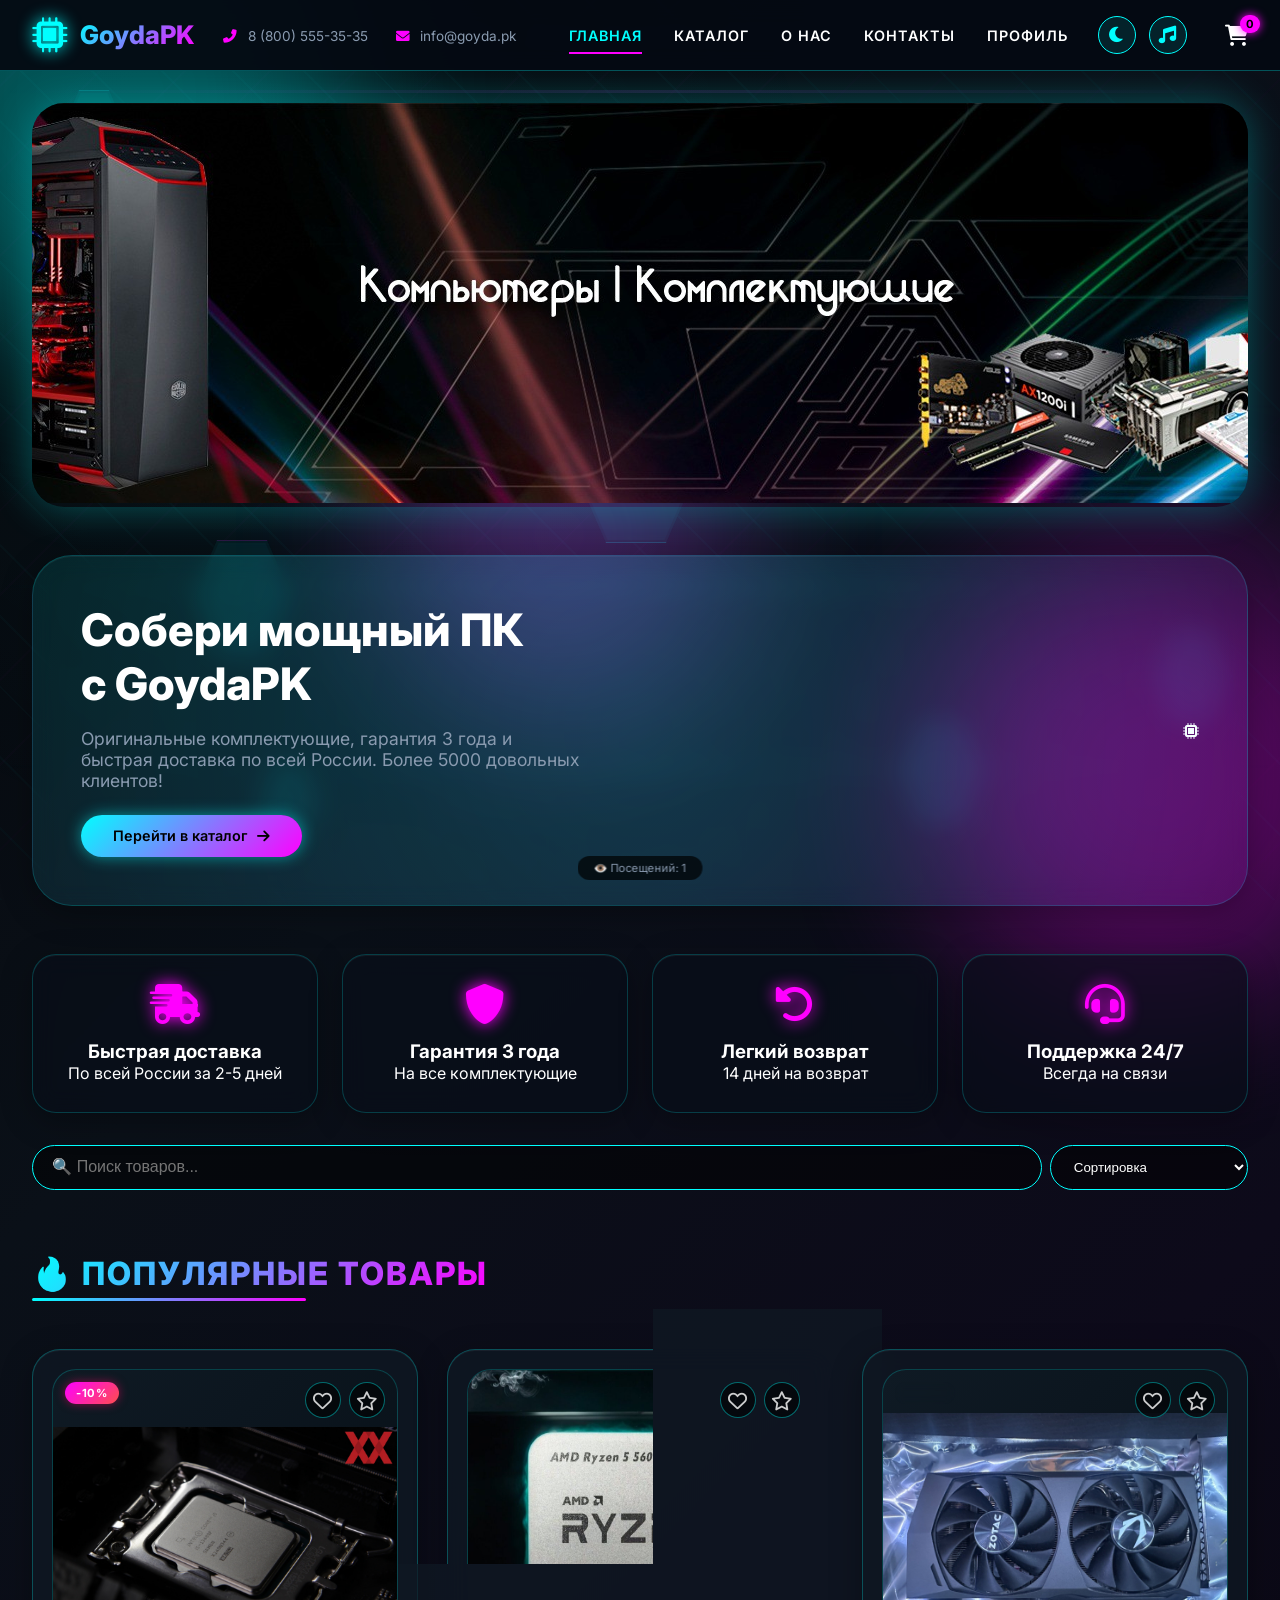
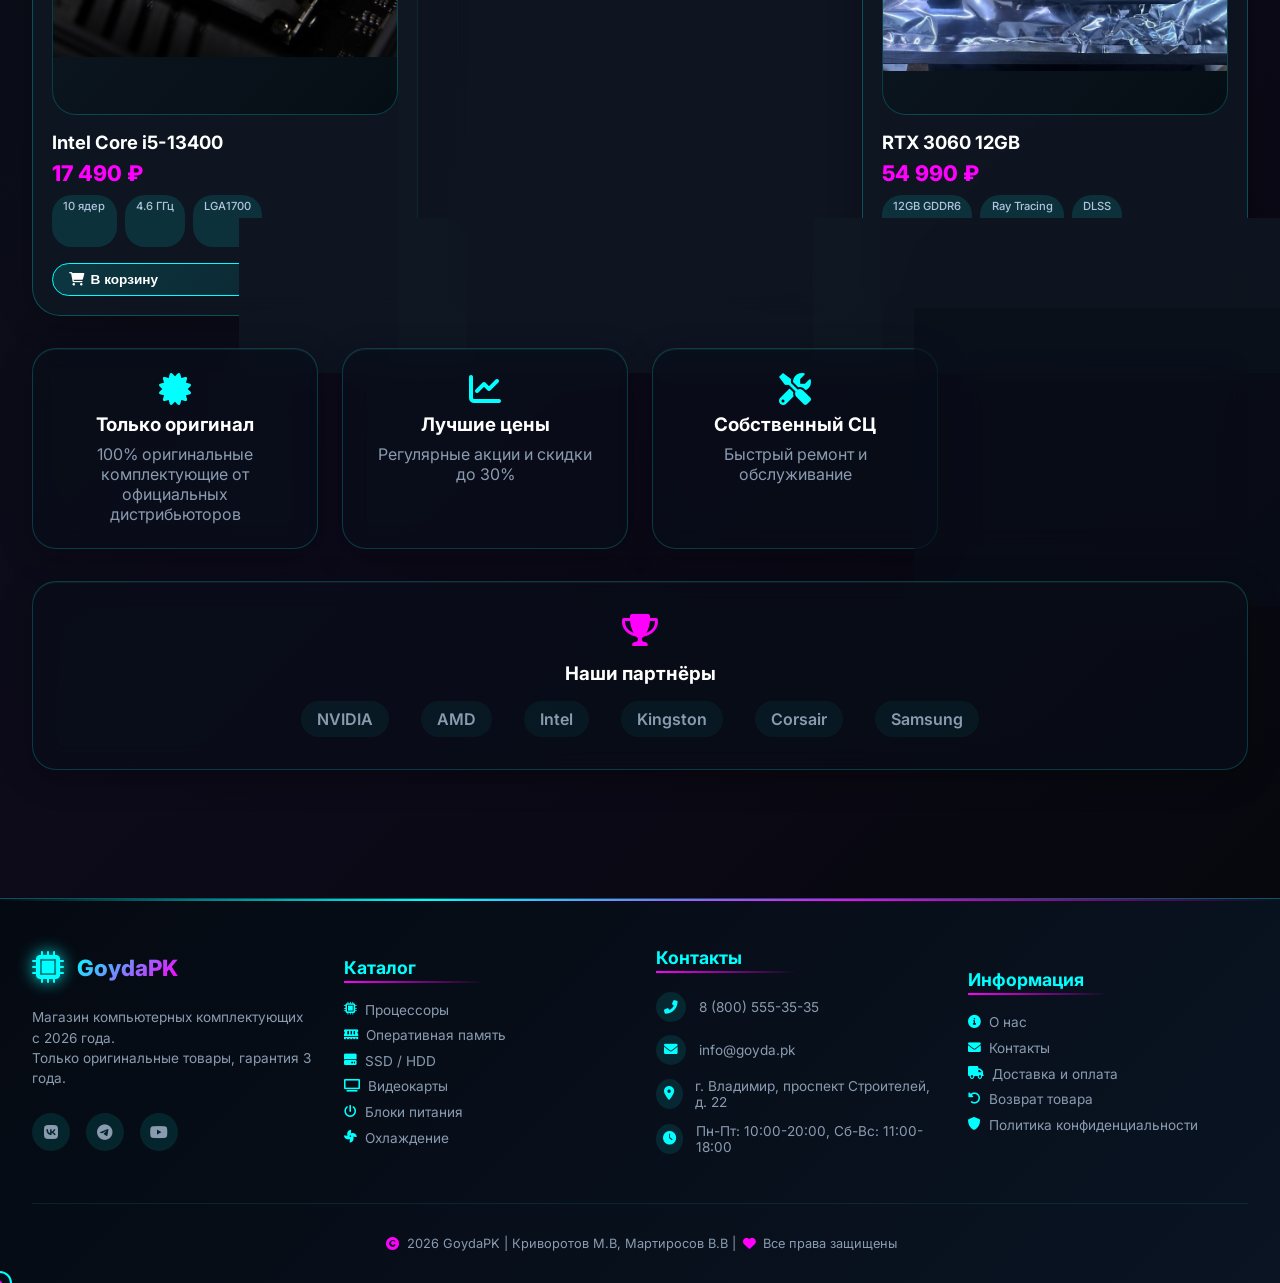
<file: index.html>
<!DOCTYPE html>
<html lang="ru">
<head>
  <meta charset="UTF-8">
  <meta name="viewport" content="width=device-width, initial-scale=1.0">
  <title>GoydaPK — Магазин компьютерных комплектующих</title>
  <link rel="stylesheet" href="style.css">
  <link rel="stylesheet" href="https://cdnjs.cloudflare.com/ajax/libs/font-awesome/6.0.0-beta3/css/all.min.css">
  <link href="https://fonts.googleapis.com/css2?family=Inter:opsz,wght@14..32,400;14..32,600;14..32,800&display=swap" rel="stylesheet">
  <style>
    .image-banner {
      position: relative;
      border-radius: 32px;
      overflow: hidden;
      margin-bottom: 3rem;
      box-shadow: 0 0 40px rgba(0, 255, 255, 0.3);
      animation: bannerGlow 3s ease-in-out infinite;
    }
    @keyframes bannerGlow {
      0%, 100% { box-shadow: 0 0 20px rgba(0, 255, 255, 0.3); }
      50% { box-shadow: 0 0 50px rgba(0, 255, 255, 0.6); }
    }
    .image-banner img {
      width: 100%;
      height: 400px;
      object-fit: cover;
      object-position: center;
      transition: transform 0.5s ease;
    }
    .image-banner:hover img {
      transform: scale(1.05);
    }
    @media (max-width: 768px) {
      .image-banner img { height: 250px; }
    }
    .advantage-card {
      transition: all 0.3s ease;
    }
    .advantage-card:hover {
      transform: translateY(-8px);
      border-color: var(--neon-pink);
    }
    .advantage-card i {
      transition: all 0.3s ease;
    }
    .advantage-card:hover i {
      transform: scale(1.2);
      filter: drop-shadow(0 0 15px var(--neon-cyan));
    }
  </style>
</head>
<body>
  <div class="content">
    <header class="page-header">
      <div class="logo-area">
        <a href="index.html">
          <i class="fas fa-microchip logo-icon"></i>
          <div class="logo-text">Goyda<span>PK</span></div>
        </a>
      </div>
      <div class="contact-info">
        <span><i class="fas fa-phone-alt"></i> 8 (800) 555-35-35</span>
        <span><i class="fas fa-envelope"></i> info@goyda.pk</span>
      </div>
      <nav class="main-nav">
        <ul>
          <li><a href="index.html" class="active">Главная</a></li>
          <li><a href="catalog.html">Каталог</a></li>
          <li><a href="about.html">О нас</a></li>
          <li><a href="contacts.html">Контакты</a></li>
          <li><a href="profile.html">Профиль</a></li>
        </ul>
      </nav>
      <div class="header-icons">
        <div class="user-menu-area"></div>
        <a href="cart.html"><i class="fas fa-shopping-cart"></i><span class="cart-badge">0</span></a>
      </div>
    </header>

    <main class="container">
      <div class="image-banner">
        <img src="images/complect.jpg" alt="Компьютерные комплектующие">
      </div>

      <section class="hero glass">
        <div class="hero-content">
          <h1 class="glitch-text">Собери мощный ПК<br>с GoydaPK</h1>
          <p>Оригинальные комплектующие, гарантия 3 года и быстрая доставка по всей России. Более 5000 довольных клиентов!</p>
          <a href="catalog.html" class="btn btn-neon">
            <span>Перейти в каталог</span>
            <i class="fas fa-arrow-right"></i>
          </a>
        </div>
        <div class="hero-3d">
          <div class="floating-cube">
            <i class="fas fa-microchip"></i>
          </div>
        </div>
      </section>

      <div class="features">
        <div class="feature-card glass">
          <i class="fas fa-truck-fast"></i>
          <h3>Быстрая доставка</h3>
          <p>По всей России за 2-5 дней</p>
        </div>
        <div class="feature-card glass">
          <i class="fas fa-shield-alt"></i>
          <h3>Гарантия 3 года</h3>
          <p>На все комплектующие</p>
        </div>
        <div class="feature-card glass">
          <i class="fas fa-undo-alt"></i>
          <h3>Легкий возврат</h3>
          <p>14 дней на возврат</p>
        </div>
        <div class="feature-card glass">
          <i class="fas fa-headset"></i>
          <h3>Поддержка 24/7</h3>
          <p>Всегда на связи</p>
        </div>
      </div>

      <div class="search-sort">
        <div class="search-bar">
          <input type="text" id="searchInput" class="search-input" placeholder="🔍 Поиск товаров...">
          <select id="sortSelect" class="sort-select">
            <option value="default">Сортировка</option>
            <option value="price-asc">Цена: по возрастанию</option>
            <option value="price-desc">Цена: по убыванию</option>
          </select>
        </div>
      </div>

      <h2 class="section-title">
        <span class="title-gradient">🔥 Популярные товары</span>
      </h2>

      <div class="product-grid">
        <div class="product-card glass" data-price="17490" data-category="cpu" data-id="1">
          <div class="product-image">
            <img src="images/Intel Core i5-13400.jpg" alt="Intel Core i5-13400">
            <div class="sale-badge">-10%</div>
            <div class="product-actions-buttons">
              <button class="btn-icon wishlist-btn" data-id="1" data-name="Intel Core i5-13400" data-price="17490" data-icon="fa-microchip"><i class="far fa-heart"></i></button>
              <button class="btn-icon review-btn" data-id="1" data-name="Intel Core i5-13400"><i class="far fa-star"></i></button>
            </div>
          </div>
          <div class="product-info">
            <h3 class="product-title">Intel Core i5-13400</h3>
            <div class="product-price">17 490 ₽</div>
            <div class="product-specs">
              <span>10 ядер</span>
              <span>4.6 ГГц</span>
              <span>LGA1700</span>
            </div>
            <button class="btn-small btn-add-to-cart" data-id="1" data-name="Intel Core i5-13400" data-price="17490" data-icon="fa-microchip">
              <i class="fas fa-shopping-cart"></i> В корзину
            </button>
          </div>
        </div>

        <div class="product-card glass" data-price="13590" data-category="cpu" data-id="2">
          <div class="product-image">
            <img src="images/AMD Ryzen 5 5600X.jpg" alt="AMD Ryzen 5 5600X">
            <div class="product-actions-buttons">
              <button class="btn-icon wishlist-btn" data-id="2" data-name="AMD Ryzen 5 5600X" data-price="13590" data-icon="fa-microchip"><i class="far fa-heart"></i></button>
              <button class="btn-icon review-btn" data-id="2" data-name="AMD Ryzen 5 5600X"><i class="far fa-star"></i></button>
            </div>
          </div>
          <div class="product-info">
            <h3 class="product-title">AMD Ryzen 5 5600X</h3>
            <div class="product-price">13 590 ₽</div>
            <div class="product-specs">
              <span>6 ядер</span>
              <span>4.6 ГГц</span>
              <span>AM4</span>
            </div>
            <button class="btn-small btn-add-to-cart" data-id="2" data-name="AMD Ryzen 5 5600X" data-price="13590" data-icon="fa-microchip">
              <i class="fas fa-shopping-cart"></i> В корзину
            </button>
          </div>
        </div>

        <div class="product-card glass" data-price="54990" data-category="gpu" data-id="7">
          <div class="product-image">
            <img src="images/RTX 3060 12GB.jpg" alt="RTX 3060">
            <div class="sale-badge">Акция</div>
            <div class="product-actions-buttons">
              <button class="btn-icon wishlist-btn" data-id="7" data-name="RTX 3060 12GB" data-price="54990" data-icon="fa-tv"><i class="far fa-heart"></i></button>
              <button class="btn-icon review-btn" data-id="7" data-name="RTX 3060 12GB"><i class="far fa-star"></i></button>
            </div>
          </div>
          <div class="product-info">
            <h3 class="product-title">RTX 3060 12GB</h3>
            <div class="product-price">54 990 ₽</div>
            <div class="product-specs">
              <span>12GB GDDR6</span>
              <span>Ray Tracing</span>
              <span>DLSS</span>
            </div>
            <button class="btn-small btn-add-to-cart" data-id="7" data-name="RTX 3060 12GB" data-price="54990" data-icon="fa-tv">
              <i class="fas fa-shopping-cart"></i> В корзину
            </button>
          </div>
        </div>
      </div>

      <div class="advantages-grid" style="display: grid; grid-template-columns: repeat(auto-fit, minmax(250px, 1fr)); gap: 1.5rem; margin: 2rem 0;">
        <div class="advantage-card glass" style="padding: 1.5rem; text-align: center;">
          <i class="fas fa-certificate" style="font-size: 2rem; color: var(--neon-cyan);"></i>
          <h3 style="margin: 0.5rem 0;">Только оригинал</h3>
          <p style="color: var(--text-gray);">100% оригинальные комплектующие от официальных дистрибьюторов</p>
        </div>
        <div class="advantage-card glass" style="padding: 1.5rem; text-align: center;">
          <i class="fas fa-chart-line" style="font-size: 2rem; color: var(--neon-cyan);"></i>
          <h3 style="margin: 0.5rem 0;">Лучшие цены</h3>
          <p style="color: var(--text-gray);">Регулярные акции и скидки до 30%</p>
        </div>
        <div class="advantage-card glass" style="padding: 1.5rem; text-align: center;">
          <i class="fas fa-tools" style="font-size: 2rem; color: var(--neon-cyan);"></i>
          <h3 style="margin: 0.5rem 0;">Собственный СЦ</h3>
          <p style="color: var(--text-gray);">Быстрый ремонт и обслуживание</p>
        </div>
        <div class="advantage-card glass" style="padding: 1.5rem; text-align: center;">
          <i class="fas fa-credit-card" style="font-size: 2rem; color: var(--neon-cyan);"></i>
          <h3 style="margin: 0.5rem 0;">Удобная оплата</h3>
          <p style="color: var(--text-gray);">Карты, рассрочка 0%, кредит</p>
        </div>
      </div>

      <div class="partners glass" style="text-align: center; padding: 2rem; margin: 2rem 0;">
        <i class="fas fa-trophy" style="font-size: 2rem; color: var(--neon-pink);"></i>
        <h3 style="margin: 1rem 0;">Наши партнёры</h3>
        <div class="partner-logos" style="display: flex; flex-wrap: wrap; justify-content: center; gap: 2rem;">
          <a href="#" class="partner-link">NVIDIA</a>
          <a href="#" class="partner-link">AMD</a>
          <a href="#" class="partner-link">Intel</a>
          <a href="#" class="partner-link">Kingston</a>
          <a href="#" class="partner-link">Corsair</a>
          <a href="#" class="partner-link">Samsung</a>
        </div>
      </div>
    </main>

    <footer class="page-footer">
      <div class="footer-section">
        <div class="footer-logo">
          <i class="fas fa-microchip"></i>
          <span>GoydaPK</span>
        </div>
        <p class="footer-description">
          Магазин компьютерных комплектующих с 2026 года. <br>
          Только оригинальные товары, гарантия 3 года.
        </p>
        <div class="footer-social-links">
          <a href="#" class="footer-social-icon"><i class="fab fa-vk"></i></a>
          <a href="#" class="footer-social-icon"><i class="fab fa-telegram"></i></a>
          <a href="#" class="footer-social-icon"><i class="fab fa-youtube"></i></a>
        </div>
      </div>
      
      <div class="footer-section">
        <h4>Каталог</h4>
        <div class="footer-links">
          <a href="category-cpu.html"><i class="fas fa-microchip"></i> Процессоры</a>
          <a href="category-ram.html"><i class="fas fa-memory"></i> Оперативная память</a>
          <a href="category-storage.html"><i class="fas fa-hard-drive"></i> SSD / HDD</a>
          <a href="category-gpu.html"><i class="fas fa-tv"></i> Видеокарты</a>
          <a href="category-psu.html"><i class="fas fa-power-off"></i> Блоки питания</a>
          <a href="category-cooling.html"><i class="fas fa-fan"></i> Охлаждение</a>
        </div>
      </div>
      
      <div class="footer-section">
        <h4>Контакты</h4>
        <div class="footer-contacts">
          <div class="footer-contact-item">
            <i class="fas fa-phone-alt"></i>
            <a href="tel:88005553535">8 (800) 555-35-35</a>
          </div>
          <div class="footer-contact-item">
            <i class="fas fa-envelope"></i>
            <a href="mailto:info@goyda.pk">info@goyda.pk</a>
          </div>
          <div class="footer-contact-item">
            <i class="fas fa-map-marker-alt"></i>
            <span>г. Владимир, проспект Строителей, д. 22</span>
          </div>
          <div class="footer-contact-item">
            <i class="fas fa-clock"></i>
            <span>Пн-Пт: 10:00-20:00, Сб-Вс: 11:00-18:00</span>
          </div>
        </div>
      </div>
      
      <div class="footer-section">
        <h4>Информация</h4>
        <div class="footer-links">
          <a href="about.html"><i class="fas fa-info-circle"></i> О нас</a>
          <a href="contacts.html"><i class="fas fa-envelope"></i> Контакты</a>
          <a href="#"><i class="fas fa-truck"></i> Доставка и оплата</a>
          <a href="#"><i class="fas fa-undo-alt"></i> Возврат товара</a>
          <a href="#"><i class="fas fa-shield-alt"></i> Политика конфиденциальности</a>
        </div>
      </div>
      
      <div class="footer-bottom">
        <i class="fas fa-copyright"></i> 2026 GoydaPK | Криворотов М.В, Мартиросов В.В | 
        <i class="fas fa-heart" style="color: var(--neon-pink);"></i> Все права защищены
      </div>
    </footer>
  </div>

  <div id="reviewModal" class="modal">
    <div class="modal-content glass">
      <h3>Написать отзыв</h3>
      <div class="star-rating">
        <i class="far fa-star"></i>
        <i class="far fa-star"></i>
        <i class="far fa-star"></i>
        <i class="far fa-star"></i>
        <i class="far fa-star"></i>
      </div>
      <textarea id="reviewText" rows="4" placeholder="Ваш отзыв..."></textarea>
      <div style="display: flex; gap: 1rem; justify-content: flex-end;">
        <button class="btn-outline close-modal">Отмена</button>
        <button class="btn-neon" id="submitReview">Отправить</button>
      </div>
    </div>
  </div>

  <script src="javascript.js"></script>
</body>
</html>
</file>
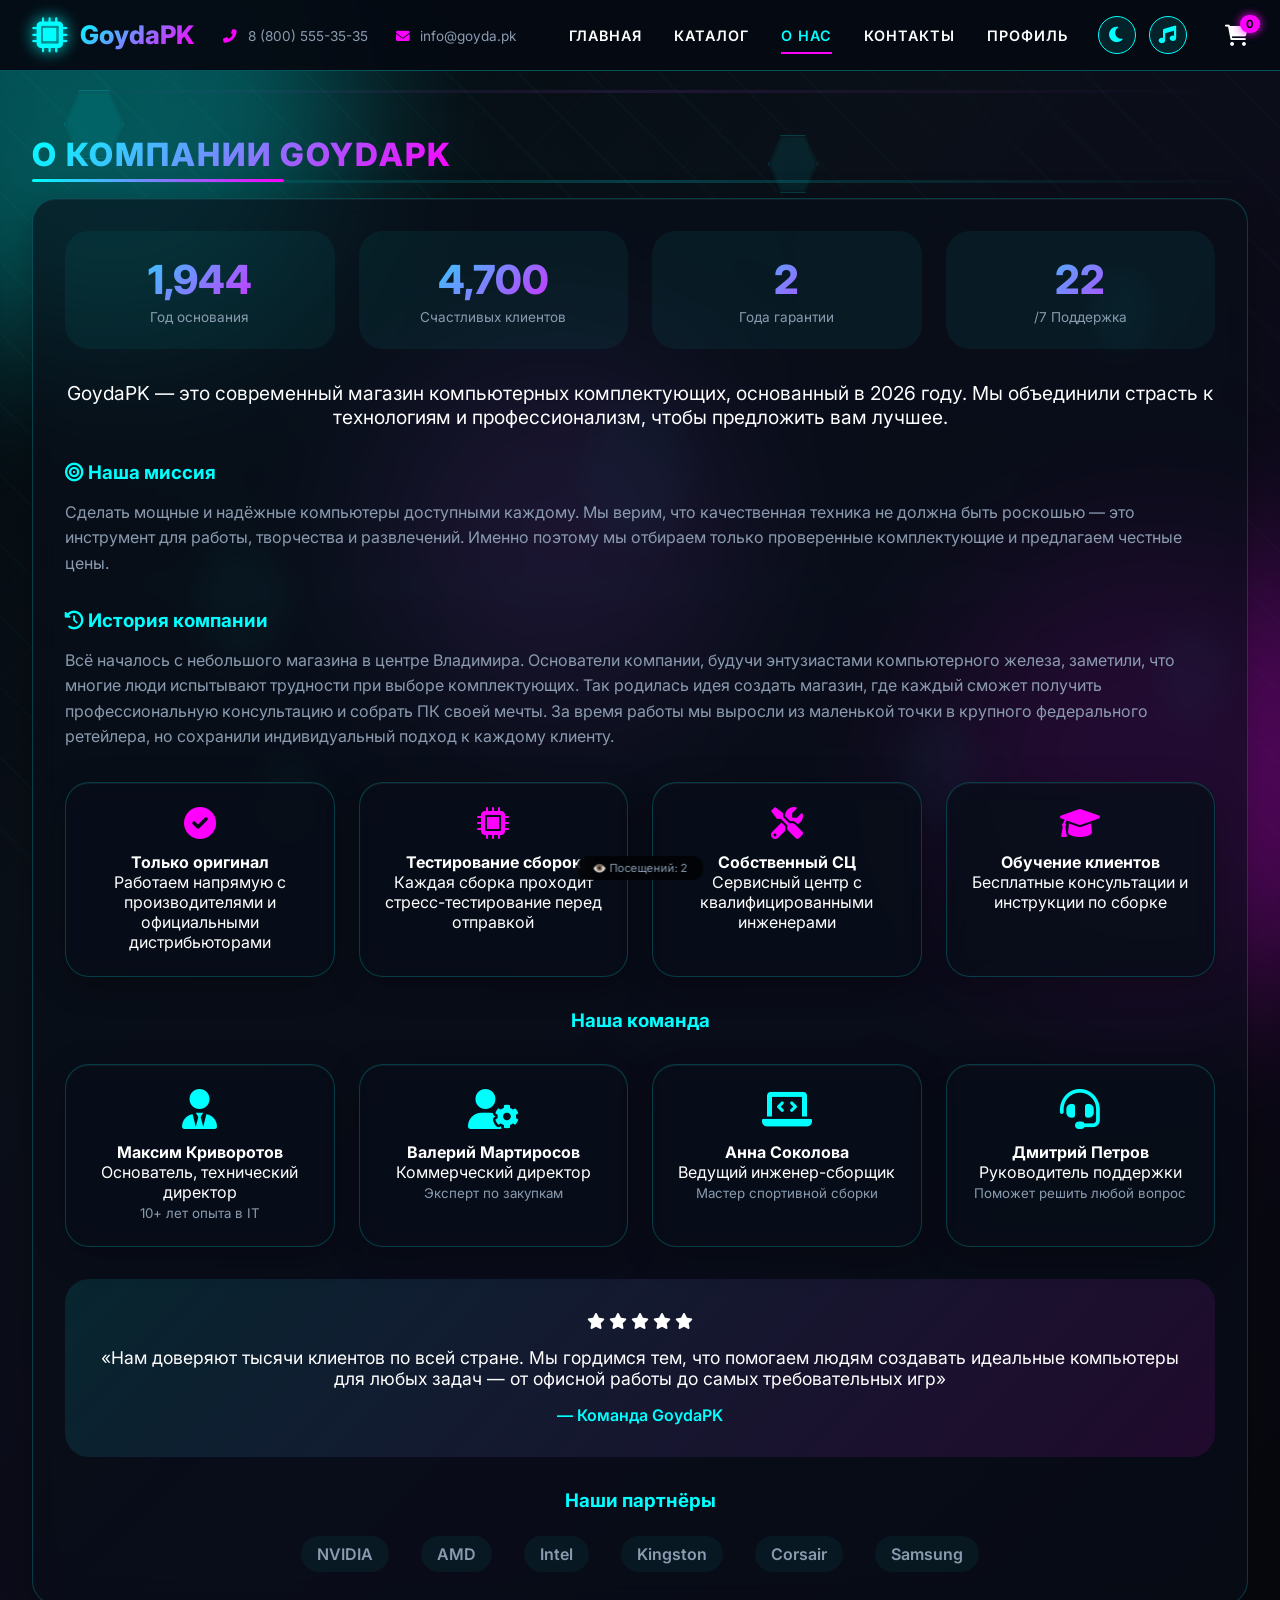
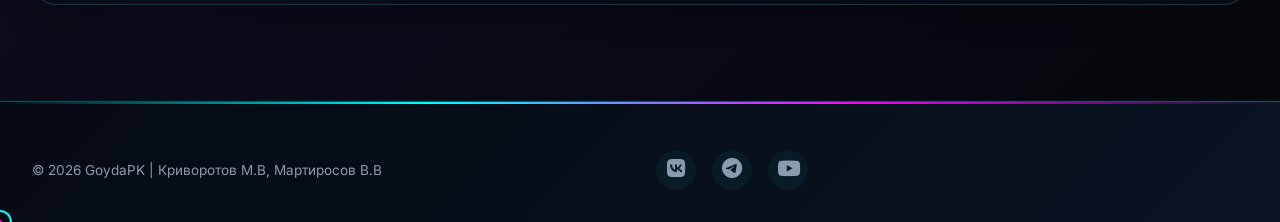
<file: about.html>
<!DOCTYPE html>
<html lang="ru">
<head>
  <meta charset="UTF-8">
  <meta name="viewport" content="width=device-width, initial-scale=1.0">
  <title>GoydaPK — О нас</title>
  <link rel="stylesheet" href="style.css">
  <link rel="stylesheet" href="https://cdnjs.cloudflare.com/ajax/libs/font-awesome/6.0.0-beta3/css/all.min.css">
  <link href="https://fonts.googleapis.com/css2?family=Inter:opsz,wght@14..32,400;14..32,600;14..32,800&display=swap" rel="stylesheet">
</head>
<body>
  <div class="content">
    <header class="page-header">
      <div class="logo-area">
        <a href="index.html">
          <i class="fas fa-microchip logo-icon"></i>
          <div class="logo-text">Goyda<span>PK</span></div>
        </a>
      </div>
      <div class="contact-info">
        <span><i class="fas fa-phone-alt"></i> 8 (800) 555-35-35</span>
        <span><i class="fas fa-envelope"></i> info@goyda.pk</span>
      </div>
      <nav class="main-nav">
        <ul>
          <li><a href="index.html">Главная</a></li>
          <li><a href="catalog.html">Каталог</a></li>
          <li><a href="about.html" class="active">О нас</a></li>
          <li><a href="contacts.html">Контакты</a></li>
          <li><a href="profile.html">Профиль</a></li>
        </ul>
      </nav>
      <div class="header-icons">
        <div class="user-menu-area"></div>
        <a href="cart.html"><i class="fas fa-shopping-cart"></i><span class="cart-badge">0</span></a>
      </div>
    </header>

    <main class="container">
      <h1 class="section-title">
        <span class="title-gradient">О компании GoydaPK</span>
      </h1>
      
      <div class="about-content glass" style="padding: 2rem;">
        <div class="about-stats">
          <div class="stat-item">
            <div class="stat-number" data-target="2026">0</div>
            <div class="stat-label">Год основания</div>
          </div>
          <div class="stat-item">
            <div class="stat-number" data-target="5000">0</div>
            <div class="stat-label">Счастливых клиентов</div>
          </div>
          <div class="stat-item">
            <div class="stat-number" data-target="3">0</div>
            <div class="stat-label">Года гарантии</div>
          </div>
          <div class="stat-item">
            <div class="stat-number" data-target="24">0</div>
            <div class="stat-label">/7 Поддержка</div>
          </div>
        </div>

        <div class="about-text">
          <p style="font-size: 1.2rem; color: white; text-align: center; margin-bottom: 2rem;">
            GoydaPK — это современный магазин компьютерных комплектующих, основанный в 2026 году. 
            Мы объединили страсть к технологиям и профессионализм, чтобы предложить вам лучшее.
          </p>
          
          <div style="margin-bottom: 2rem;">
            <h3 style="color: var(--neon-cyan); margin-bottom: 1rem;"><i class="fas fa-bullseye"></i> Наша миссия</h3>
            <p style="color: var(--text-gray); line-height: 1.6;">
              Сделать мощные и надёжные компьютеры доступными каждому. Мы верим, что качественная техника 
              не должна быть роскошью — это инструмент для работы, творчества и развлечений. Именно поэтому 
              мы отбираем только проверенные комплектующие и предлагаем честные цены.
            </p>
          </div>

          <div style="margin-bottom: 2rem;">
            <h3 style="color: var(--neon-cyan); margin-bottom: 1rem;"><i class="fas fa-history"></i> История компании</h3>
            <p style="color: var(--text-gray); line-height: 1.6;">
              Всё началось с небольшого магазина в центре Владимира. Основатели компании, будучи энтузиастами 
              компьютерного железа, заметили, что многие люди испытывают трудности при выборе комплектующих. 
              Так родилась идея создать магазин, где каждый сможет получить профессиональную консультацию и 
              собрать ПК своей мечты. За время работы мы выросли из маленькой точки в крупного федерального 
              ретейлера, но сохранили индивидуальный подход к каждому клиенту.
            </p>
          </div>

          <div class="about-features">
            <div class="about-feature glass">
              <i class="fas fa-check-circle"></i>
              <h4>Только оригинал</h4>
              <p>Работаем напрямую с производителями и официальными дистрибьюторами</p>
            </div>
            <div class="about-feature glass">
              <i class="fas fa-microchip"></i>
              <h4>Тестирование сборок</h4>
              <p>Каждая сборка проходит стресс-тестирование перед отправкой</p>
            </div>
            <div class="about-feature glass">
              <i class="fas fa-tools"></i>
              <h4>Собственный СЦ</h4>
              <p>Сервисный центр с квалифицированными инженерами</p>
            </div>
            <div class="about-feature glass">
              <i class="fas fa-graduation-cap"></i>
              <h4>Обучение клиентов</h4>
              <p>Бесплатные консультации и инструкции по сборке</p>
            </div>
          </div>

          <div class="team-section">
            <h3 style="text-align: center; margin-bottom: 2rem; color: var(--neon-cyan);">Наша команда</h3>
            <div class="team-grid">
              <div class="team-member glass">
                <i class="fas fa-user-tie"></i>
                <h4>Максим Криворотов</h4>
                <p>Основатель, технический директор</p>
                <small style="color: var(--text-gray);">10+ лет опыта в IT</small>
              </div>
              <div class="team-member glass">
                <i class="fas fa-user-cog"></i>
                <h4>Валерий Мартиросов</h4>
                <p>Коммерческий директор</p>
                <small style="color: var(--text-gray);">Эксперт по закупкам</small>
              </div>
              <div class="team-member glass">
                <i class="fas fa-laptop-code"></i>
                <h4>Анна Соколова</h4>
                <p>Ведущий инженер-сборщик</p>
                <small style="color: var(--text-gray);">Мастер спортивной сборки</small>
              </div>
              <div class="team-member glass">
                <i class="fas fa-headset"></i>
                <h4>Дмитрий Петров</h4>
                <p>Руководитель поддержки</p>
                <small style="color: var(--text-gray);">Поможет решить любой вопрос</small>
              </div>
            </div>
          </div>

          <div class="testimonial-block" style="text-align: center; padding: 2rem; background: linear-gradient(135deg, rgba(0,255,255,0.1), rgba(255,0,255,0.1)); border-radius: 24px;">
            <i class="fas fa-star"></i>
            <i class="fas fa-star"></i>
            <i class="fas fa-star"></i>
            <i class="fas fa-star"></i>
            <i class="fas fa-star"></i>
            <p style="font-size: 1.1rem; margin: 1rem 0;">
              «Нам доверяют тысячи клиентов по всей стране. Мы гордимся тем, что помогаем людям 
              создавать идеальные компьютеры для любых задач — от офисной работы до самых требовательных игр»
            </p>
            <div style="color: var(--neon-cyan); font-weight: 600;">— Команда GoydaPK</div>
          </div>

          <div class="partners-section" style="text-align: center; margin-top: 2rem;">
            <h3 style="color: var(--neon-cyan);">Наши партнёры</h3>
            <div class="partner-logos" style="display: flex; flex-wrap: wrap; justify-content: center; gap: 2rem; margin-top: 1.5rem;">
              <a href="#" class="partner-link">NVIDIA</a>
              <a href="#" class="partner-link">AMD</a>
              <a href="#" class="partner-link">Intel</a>
              <a href="#" class="partner-link">Kingston</a>
              <a href="#" class="partner-link">Corsair</a>
              <a href="#" class="partner-link">Samsung</a>
            </div>
          </div>
        </div>
      </div>
    </main>

    <footer class="page-footer">
      <div class="footer-copy">© 2026 GoydaPK | Криворотов М.В, Мартиросов В.В</div>
      <div class="footer-social">
        <a href="#" class="social-icon"><i class="fab fa-vk"></i></a>
        <a href="#" class="social-icon"><i class="fab fa-telegram"></i></a>
        <a href="#" class="social-icon"><i class="fab fa-youtube"></i></a>
      </div>
    </footer>
  </div>

  <script src="javascript.js"></script>
</body>
</html>
</file>
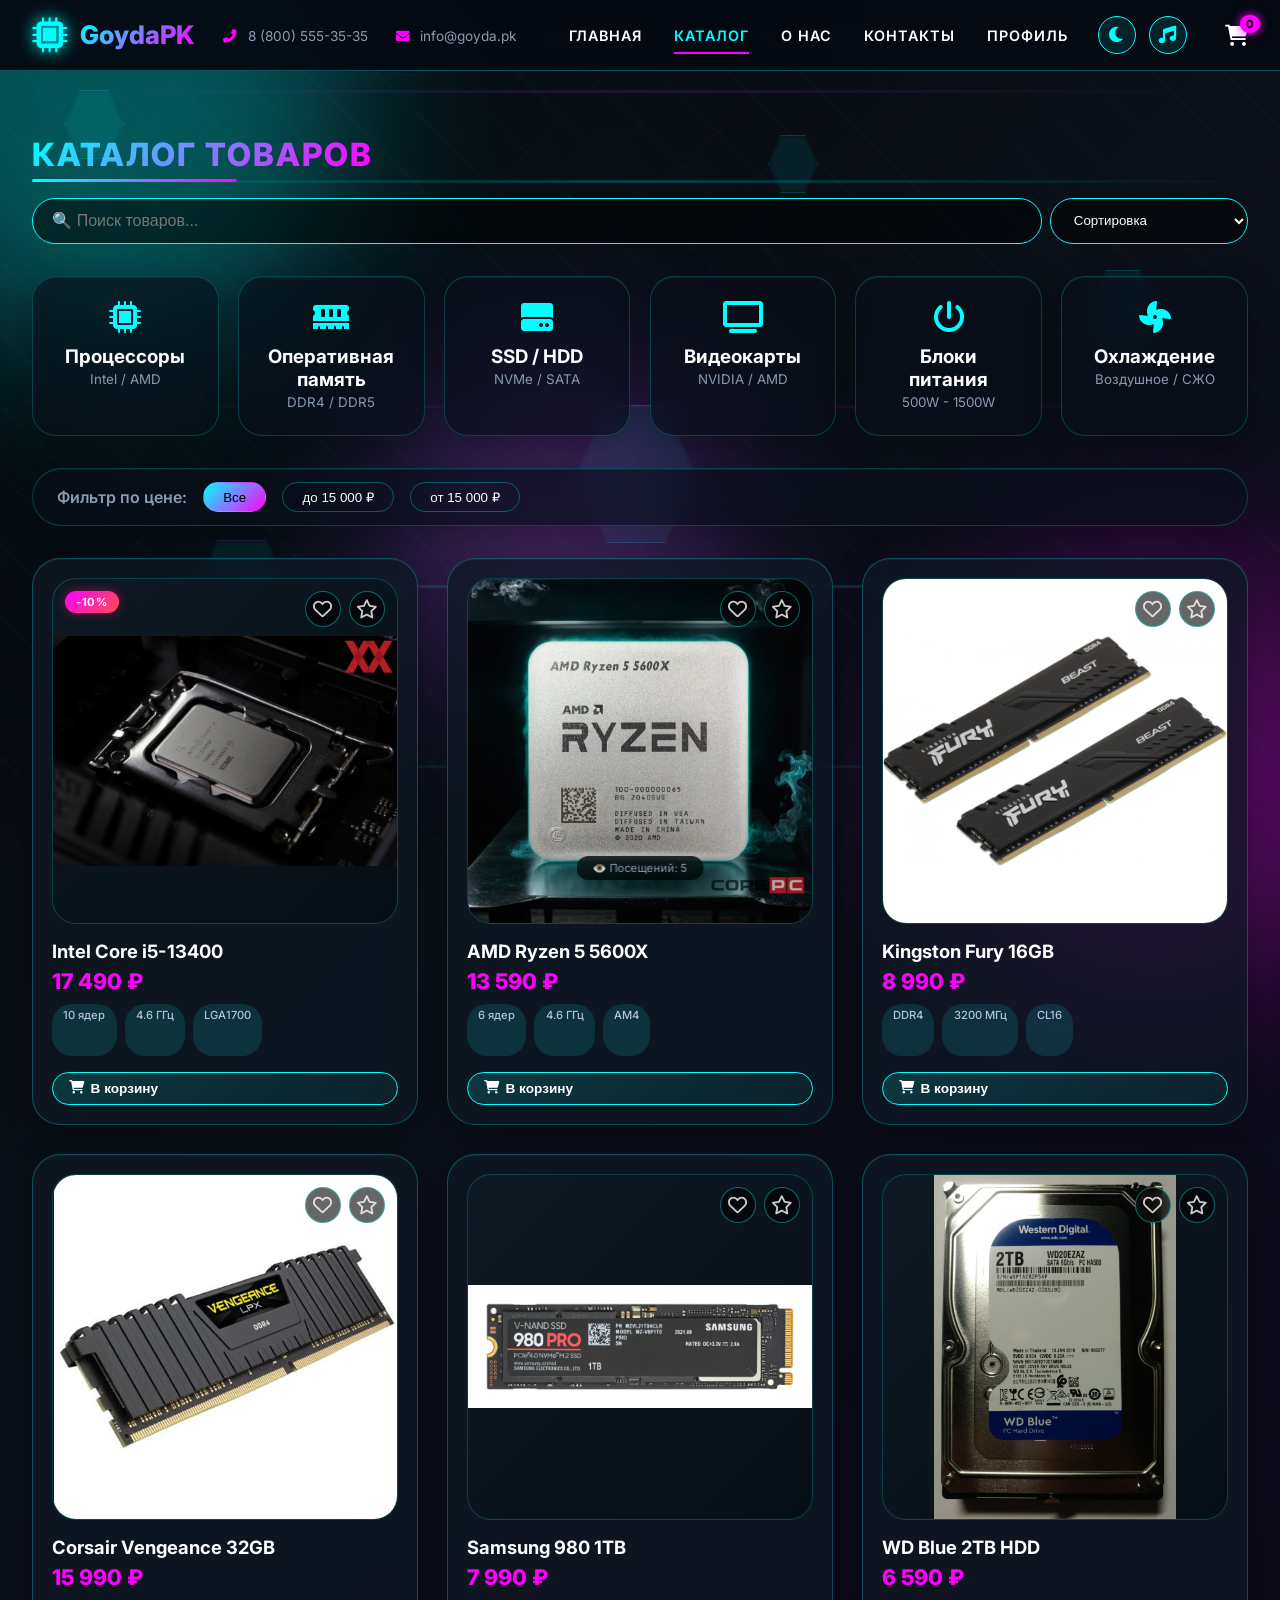
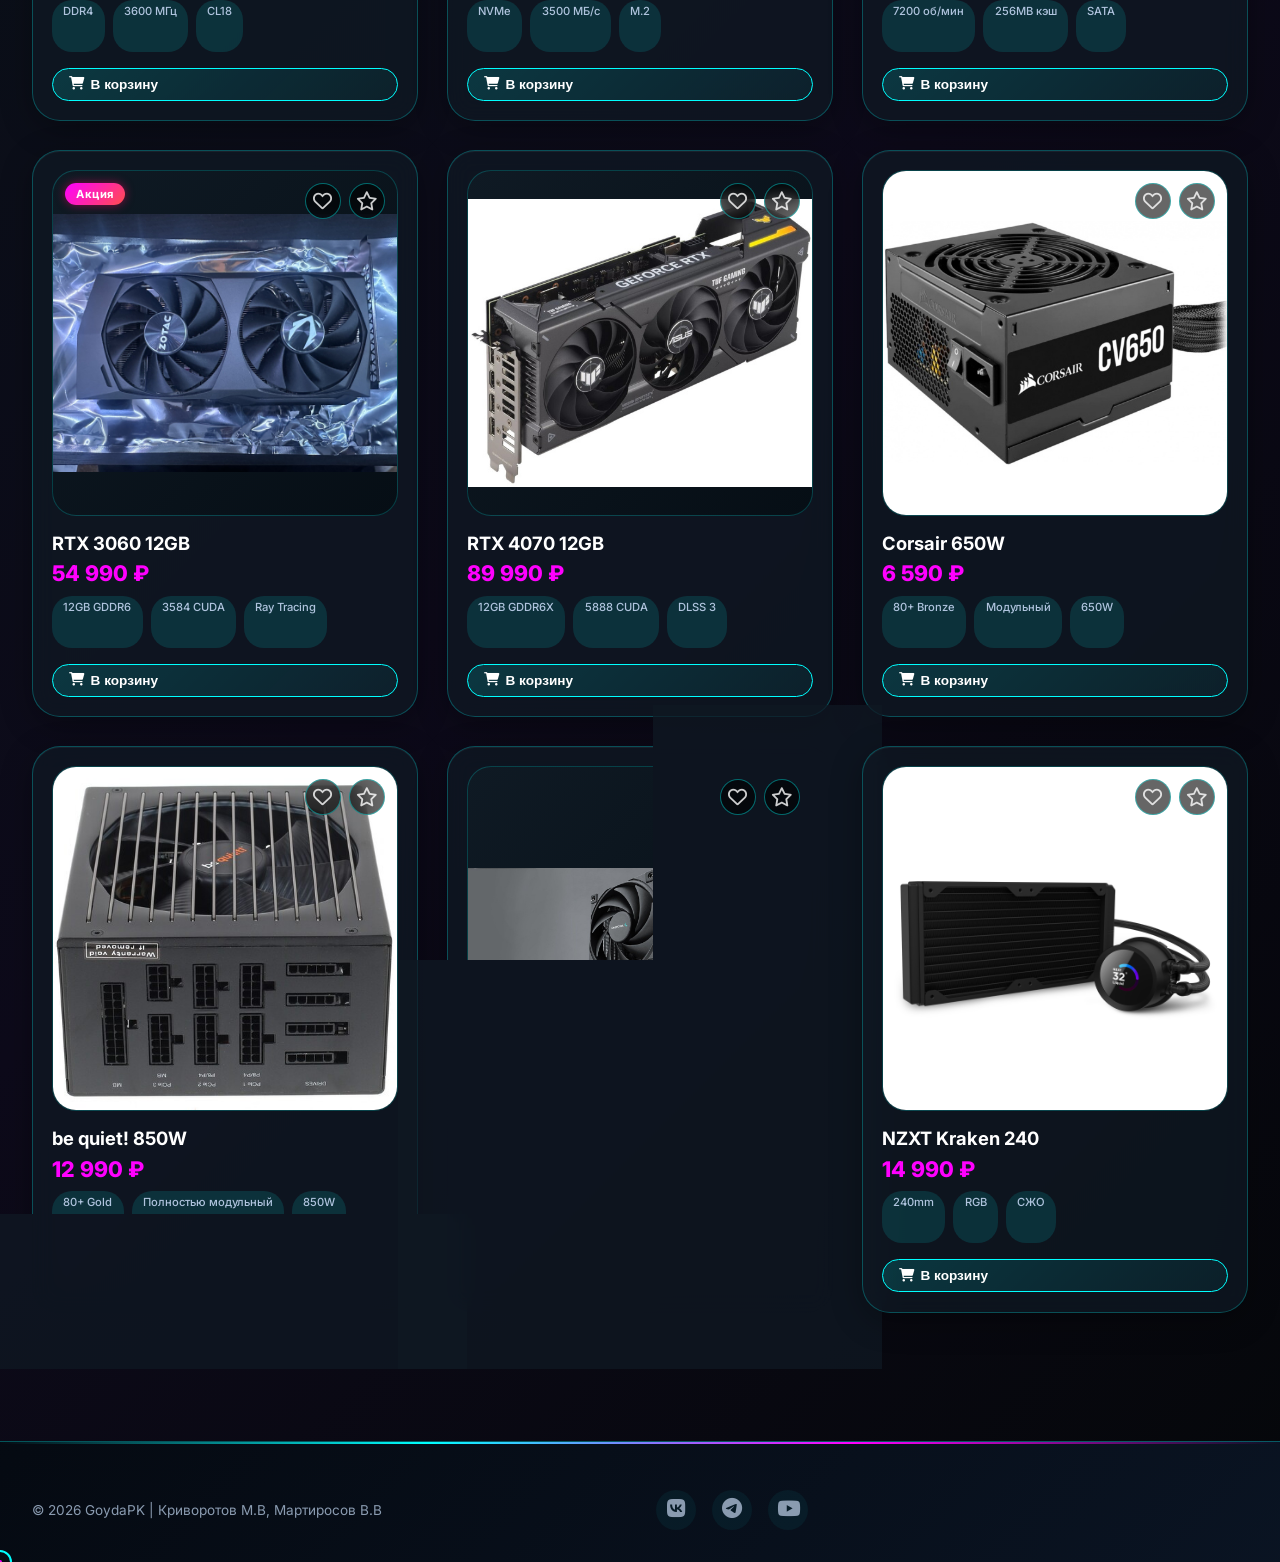
<file: catalog.html>
<!DOCTYPE html>
<html lang="ru">
<head>
  <meta charset="UTF-8">
  <meta name="viewport" content="width=device-width, initial-scale=1.0">
  <title>GoydaPK — Каталог</title>
  <link rel="stylesheet" href="style.css">
  <link rel="stylesheet" href="https://cdnjs.cloudflare.com/ajax/libs/font-awesome/6.0.0-beta3/css/all.min.css">
  <link href="https://fonts.googleapis.com/css2?family=Inter:opsz,wght@14..32,400;14..32,600;14..32,800&display=swap" rel="stylesheet">
</head>
<body>
  <div class="content">
    <header class="page-header">
      <div class="logo-area">
        <a href="index.html">
          <i class="fas fa-microchip logo-icon"></i>
          <div class="logo-text">Goyda<span>PK</span></div>
        </a>
      </div>
      <div class="contact-info">
        <span><i class="fas fa-phone-alt"></i> 8 (800) 555-35-35</span>
        <span><i class="fas fa-envelope"></i> info@goyda.pk</span>
      </div>
      <nav class="main-nav">
        <ul>
          <li><a href="index.html">Главная</a></li>
          <li><a href="catalog.html" class="active">Каталог</a></li>
          <li><a href="about.html">О нас</a></li>
          <li><a href="contacts.html">Контакты</a></li>
          <li><a href="profile.html">Профиль</a></li>
        </ul>
      </nav>
      <div class="header-icons">
        <div class="user-menu-area"></div>
        <a href="cart.html"><i class="fas fa-shopping-cart"></i><span class="cart-badge">0</span></a>
      </div>
    </header>

    <main class="container">
      <h1 class="section-title">
        <span class="title-gradient">Каталог товаров</span>
      </h1>
      
      <div class="search-sort">
        <div class="search-bar">
          <input type="text" id="searchInput" class="search-input" placeholder="🔍 Поиск товаров...">
          <select id="sortSelect" class="sort-select">
            <option value="default">Сортировка</option>
            <option value="price-asc">Цена: по возрастанию</option>
            <option value="price-desc">Цена: по убыванию</option>
          </select>
        </div>
      </div>

      <div class="category-grid">
        <a href="category-cpu.html" class="category-card glass">
          <i class="fas fa-microchip"></i>
          <h3>Процессоры</h3>
          <small style="color: var(--text-gray);">Intel / AMD</small>
        </a>
        <a href="category-ram.html" class="category-card glass">
          <i class="fas fa-memory"></i>
          <h3>Оперативная память</h3>
          <small style="color: var(--text-gray);">DDR4 / DDR5</small>
        </a>
        <a href="category-storage.html" class="category-card glass">
          <i class="fas fa-hard-drive"></i>
          <h3>SSD / HDD</h3>
          <small style="color: var(--text-gray);">NVMe / SATA</small>
        </a>
        <a href="category-gpu.html" class="category-card glass">
          <i class="fas fa-tv"></i>
          <h3>Видеокарты</h3>
          <small style="color: var(--text-gray);">NVIDIA / AMD</small>
        </a>
        <a href="category-psu.html" class="category-card glass">
          <i class="fas fa-power-off"></i>
          <h3>Блоки питания</h3>
          <small style="color: var(--text-gray);">500W - 1500W</small>
        </a>
        <a href="category-cooling.html" class="category-card glass">
          <i class="fas fa-fan"></i>
          <h3>Охлаждение</h3>
          <small style="color: var(--text-gray);">Воздушное / СЖО</small>
        </a>
      </div>

      <div class="filter-bar glass">
        <span class="filter-label">Фильтр по цене:</span>
        <button class="filter-btn active" data-filter="all">Все</button>
        <button class="filter-btn" data-filter="under150">до 15 000 ₽</button>
        <button class="filter-btn" data-filter="above150">от 15 000 ₽</button>
      </div>

      <div class="product-grid">
        <div class="product-card glass" data-price="17490" data-category="cpu" data-id="1">
          <div class="product-image">
            <img src="images/Intel Core i5-13400.jpg" alt="Intel Core i5-13400">
            <div class="sale-badge">-10%</div>
            <div class="product-actions-buttons">
              <button class="btn-icon wishlist-btn" data-id="1" data-name="Intel Core i5-13400" data-price="17490" data-icon="fa-microchip"><i class="far fa-heart"></i></button>
              <button class="btn-icon review-btn" data-id="1" data-name="Intel Core i5-13400"><i class="far fa-star"></i></button>
            </div>
          </div>
          <div class="product-info">
            <h3 class="product-title">Intel Core i5-13400</h3>
            <div class="product-price">17 490 ₽</div>
            <div class="product-specs"><span>10 ядер</span><span>4.6 ГГц</span><span>LGA1700</span></div>
            <button class="btn-small btn-add-to-cart" data-id="1" data-name="Intel Core i5-13400" data-price="17490" data-icon="fa-microchip"><i class="fas fa-shopping-cart"></i> В корзину</button>
          </div>
        </div>

        <div class="product-card glass" data-price="13590" data-category="cpu" data-id="2">
          <div class="product-image">
            <img src="images/AMD Ryzen 5 5600X.jpg" alt="AMD Ryzen 5 5600X">
            <div class="product-actions-buttons">
              <button class="btn-icon wishlist-btn" data-id="2" data-name="AMD Ryzen 5 5600X" data-price="13590" data-icon="fa-microchip"><i class="far fa-heart"></i></button>
              <button class="btn-icon review-btn" data-id="2" data-name="AMD Ryzen 5 5600X"><i class="far fa-star"></i></button>
            </div>
          </div>
          <div class="product-info">
            <h3 class="product-title">AMD Ryzen 5 5600X</h3>
            <div class="product-price">13 590 ₽</div>
            <div class="product-specs"><span>6 ядер</span><span>4.6 ГГц</span><span>AM4</span></div>
            <button class="btn-small btn-add-to-cart" data-id="2" data-name="AMD Ryzen 5 5600X" data-price="13590" data-icon="fa-microchip"><i class="fas fa-shopping-cart"></i> В корзину</button>
          </div>
        </div>

        <div class="product-card glass" data-price="8990" data-category="ram" data-id="3">
          <div class="product-image">
            <img src="images/Kingston Fury 16GB.jpg" alt="Kingston Fury 16GB">
            <div class="product-actions-buttons">
              <button class="btn-icon wishlist-btn" data-id="3" data-name="Kingston Fury 16GB" data-price="8990" data-icon="fa-memory"><i class="far fa-heart"></i></button>
              <button class="btn-icon review-btn" data-id="3" data-name="Kingston Fury 16GB"><i class="far fa-star"></i></button>
            </div>
          </div>
          <div class="product-info">
            <h3 class="product-title">Kingston Fury 16GB</h3>
            <div class="product-price">8 990 ₽</div>
            <div class="product-specs"><span>DDR4</span><span>3200 МГц</span><span>CL16</span></div>
            <button class="btn-small btn-add-to-cart" data-id="3" data-name="Kingston Fury 16GB" data-price="8990" data-icon="fa-memory"><i class="fas fa-shopping-cart"></i> В корзину</button>
          </div>
        </div>

        <div class="product-card glass" data-price="15990" data-category="ram" data-id="4">
          <div class="product-image">
            <img src="images/Corsair Vengeance 32GB.jpg" alt="Corsair Vengeance 32GB">
            <div class="product-actions-buttons">
              <button class="btn-icon wishlist-btn" data-id="4" data-name="Corsair Vengeance 32GB" data-price="15990" data-icon="fa-memory"><i class="far fa-heart"></i></button>
              <button class="btn-icon review-btn" data-id="4" data-name="Corsair Vengeance 32GB"><i class="far fa-star"></i></button>
            </div>
          </div>
          <div class="product-info">
            <h3 class="product-title">Corsair Vengeance 32GB</h3>
            <div class="product-price">15 990 ₽</div>
            <div class="product-specs"><span>DDR4</span><span>3600 МГц</span><span>CL18</span></div>
            <button class="btn-small btn-add-to-cart" data-id="4" data-name="Corsair Vengeance 32GB" data-price="15990" data-icon="fa-memory"><i class="fas fa-shopping-cart"></i> В корзину</button>
          </div>
        </div>

        <div class="product-card glass" data-price="7990" data-category="storage" data-id="5">
          <div class="product-image">
            <img src="images/Samsung 980 1TB.jpg" alt="Samsung 980 1TB">
            <div class="product-actions-buttons">
              <button class="btn-icon wishlist-btn" data-id="5" data-name="Samsung 980 1TB" data-price="7990" data-icon="fa-hard-drive"><i class="far fa-heart"></i></button>
              <button class="btn-icon review-btn" data-id="5" data-name="Samsung 980 1TB"><i class="far fa-star"></i></button>
            </div>
          </div>
          <div class="product-info">
            <h3 class="product-title">Samsung 980 1TB</h3>
            <div class="product-price">7 990 ₽</div>
            <div class="product-specs"><span>NVMe</span><span>3500 МБ/с</span><span>M.2</span></div>
            <button class="btn-small btn-add-to-cart" data-id="5" data-name="Samsung 980 1TB" data-price="7990" data-icon="fa-hard-drive"><i class="fas fa-shopping-cart"></i> В корзину</button>
          </div>
        </div>

        <div class="product-card glass" data-price="6590" data-category="storage" data-id="6">
          <div class="product-image">
            <img src="images/WD Blue 2TB HDD.png" alt="WD Blue 2TB HDD">
            <div class="product-actions-buttons">
              <button class="btn-icon wishlist-btn" data-id="6" data-name="WD Blue 2TB HDD" data-price="6590" data-icon="fa-hard-drive"><i class="far fa-heart"></i></button>
              <button class="btn-icon review-btn" data-id="6" data-name="WD Blue 2TB HDD"><i class="far fa-star"></i></button>
            </div>
          </div>
          <div class="product-info">
            <h3 class="product-title">WD Blue 2TB HDD</h3>
            <div class="product-price">6 590 ₽</div>
            <div class="product-specs"><span>7200 об/мин</span><span>256MB кэш</span><span>SATA</span></div>
            <button class="btn-small btn-add-to-cart" data-id="6" data-name="WD Blue 2TB HDD" data-price="6590" data-icon="fa-hard-drive"><i class="fas fa-shopping-cart"></i> В корзину</button>
          </div>
        </div>

        <div class="product-card glass" data-price="54990" data-category="gpu" data-id="7">
          <div class="product-image">
            <img src="images/RTX 3060 12GB.jpg" alt="RTX 3060">
            <div class="sale-badge">Акция</div>
            <div class="product-actions-buttons">
              <button class="btn-icon wishlist-btn" data-id="7" data-name="RTX 3060 12GB" data-price="54990" data-icon="fa-tv"><i class="far fa-heart"></i></button>
              <button class="btn-icon review-btn" data-id="7" data-name="RTX 3060 12GB"><i class="far fa-star"></i></button>
            </div>
          </div>
          <div class="product-info">
            <h3 class="product-title">RTX 3060 12GB</h3>
            <div class="product-price">54 990 ₽</div>
            <div class="product-specs"><span>12GB GDDR6</span><span>3584 CUDA</span><span>Ray Tracing</span></div>
            <button class="btn-small btn-add-to-cart" data-id="7" data-name="RTX 3060 12GB" data-price="54990" data-icon="fa-tv"><i class="fas fa-shopping-cart"></i> В корзину</button>
          </div>
        </div>

        <div class="product-card glass" data-price="89990" data-category="gpu" data-id="8">
          <div class="product-image">
            <img src="images/RTX 4070 12GB.jpg" alt="RTX 4070">
            <div class="product-actions-buttons">
              <button class="btn-icon wishlist-btn" data-id="8" data-name="RTX 4070 12GB" data-price="89990" data-icon="fa-tv"><i class="far fa-heart"></i></button>
              <button class="btn-icon review-btn" data-id="8" data-name="RTX 4070 12GB"><i class="far fa-star"></i></button>
            </div>
          </div>
          <div class="product-info">
            <h3 class="product-title">RTX 4070 12GB</h3>
            <div class="product-price">89 990 ₽</div>
            <div class="product-specs"><span>12GB GDDR6X</span><span>5888 CUDA</span><span>DLSS 3</span></div>
            <button class="btn-small btn-add-to-cart" data-id="8" data-name="RTX 4070 12GB" data-price="89990" data-icon="fa-tv"><i class="fas fa-shopping-cart"></i> В корзину</button>
          </div>
        </div>

        <div class="product-card glass" data-price="6590" data-category="psu" data-id="9">
          <div class="product-image">
            <img src="images/Corsair 650W.jpg" alt="Corsair 650W">
            <div class="product-actions-buttons">
              <button class="btn-icon wishlist-btn" data-id="9" data-name="Corsair 650W" data-price="6590" data-icon="fa-power-off"><i class="far fa-heart"></i></button>
              <button class="btn-icon review-btn" data-id="9" data-name="Corsair 650W"><i class="far fa-star"></i></button>
            </div>
          </div>
          <div class="product-info">
            <h3 class="product-title">Corsair 650W</h3>
            <div class="product-price">6 590 ₽</div>
            <div class="product-specs"><span>80+ Bronze</span><span>Модульный</span><span>650W</span></div>
            <button class="btn-small btn-add-to-cart" data-id="9" data-name="Corsair 650W" data-price="6590" data-icon="fa-power-off"><i class="fas fa-shopping-cart"></i> В корзину</button>
          </div>
        </div>

        <div class="product-card glass" data-price="12990" data-category="psu" data-id="10">
          <div class="product-image">
            <img src="images/be quiet! 850W.jpg" alt="be quiet! 850W">
            <div class="product-actions-buttons">
              <button class="btn-icon wishlist-btn" data-id="10" data-name="be quiet! 850W" data-price="12990" data-icon="fa-power-off"><i class="far fa-heart"></i></button>
              <button class="btn-icon review-btn" data-id="10" data-name="be quiet! 850W"><i class="far fa-star"></i></button>
            </div>
          </div>
          <div class="product-info">
            <h3 class="product-title">be quiet! 850W</h3>
            <div class="product-price">12 990 ₽</div>
            <div class="product-specs"><span>80+ Gold</span><span>Полностью модульный</span><span>850W</span></div>
            <button class="btn-small btn-add-to-cart" data-id="10" data-name="be quiet! 850W" data-price="12990" data-icon="fa-power-off"><i class="fas fa-shopping-cart"></i> В корзину</button>
          </div>
        </div>

        <div class="product-card glass" data-price="5990" data-category="cooling" data-id="11">
          <div class="product-image">
            <img src="images/Deepcool AK620.jpg" alt="Deepcool AK620">
            <div class="product-actions-buttons">
              <button class="btn-icon wishlist-btn" data-id="11" data-name="Deepcool AK620" data-price="5990" data-icon="fa-fan"><i class="far fa-heart"></i></button>
              <button class="btn-icon review-btn" data-id="11" data-name="Deepcool AK620"><i class="far fa-star"></i></button>
            </div>
          </div>
          <div class="product-info">
            <h3 class="product-title">Deepcool AK620</h3>
            <div class="product-price">5 990 ₽</div>
            <div class="product-specs"><span>260W TDP</span><span>2x120mm</span><span>Воздушное</span></div>
            <button class="btn-small btn-add-to-cart" data-id="11" data-name="Deepcool AK620" data-price="5990" data-icon="fa-fan"><i class="fas fa-shopping-cart"></i> В корзину</button>
          </div>
        </div>

        <div class="product-card glass" data-price="14990" data-category="cooling" data-id="12">
          <div class="product-image">
            <img src="images/NZXT Kraken 240.jpg" alt="NZXT Kraken 240">
            <div class="product-actions-buttons">
              <button class="btn-icon wishlist-btn" data-id="12" data-name="NZXT Kraken 240" data-price="14990" data-icon="fa-fan"><i class="far fa-heart"></i></button>
              <button class="btn-icon review-btn" data-id="12" data-name="NZXT Kraken 240"><i class="far fa-star"></i></button>
            </div>
          </div>
          <div class="product-info">
            <h3 class="product-title">NZXT Kraken 240</h3>
            <div class="product-price">14 990 ₽</div>
            <div class="product-specs"><span>240mm</span><span>RGB</span><span>СЖО</span></div>
            <button class="btn-small btn-add-to-cart" data-id="12" data-name="NZXT Kraken 240" data-price="14990" data-icon="fa-fan"><i class="fas fa-shopping-cart"></i> В корзину</button>
          </div>
        </div>
      </div>
    </main>

    <footer class="page-footer">
      <div class="footer-copy">© 2026 GoydaPK | Криворотов М.В, Мартиросов В.В</div>
      <div class="footer-social">
        <a href="#" class="social-icon"><i class="fab fa-vk"></i></a>
        <a href="#" class="social-icon"><i class="fab fa-telegram"></i></a>
        <a href="#" class="social-icon"><i class="fab fa-youtube"></i></a>
      </div>
    </footer>
  </div>

  <div id="reviewModal" class="modal">
    <div class="modal-content glass">
      <h3>Написать отзыв</h3>
      <div class="star-rating">
        <i class="far fa-star"></i><i class="far fa-star"></i><i class="far fa-star"></i><i class="far fa-star"></i><i class="far fa-star"></i>
      </div>
      <textarea id="reviewText" rows="4" placeholder="Ваш отзыв..."></textarea>
      <div style="display: flex; gap: 1rem; justify-content: flex-end;">
        <button class="btn-outline close-modal">Отмена</button>
        <button class="btn-neon" id="submitReview">Отправить</button>
      </div>
    </div>
  </div>

  <script src="javascript.js"></script>
</body>
</html>
</file>
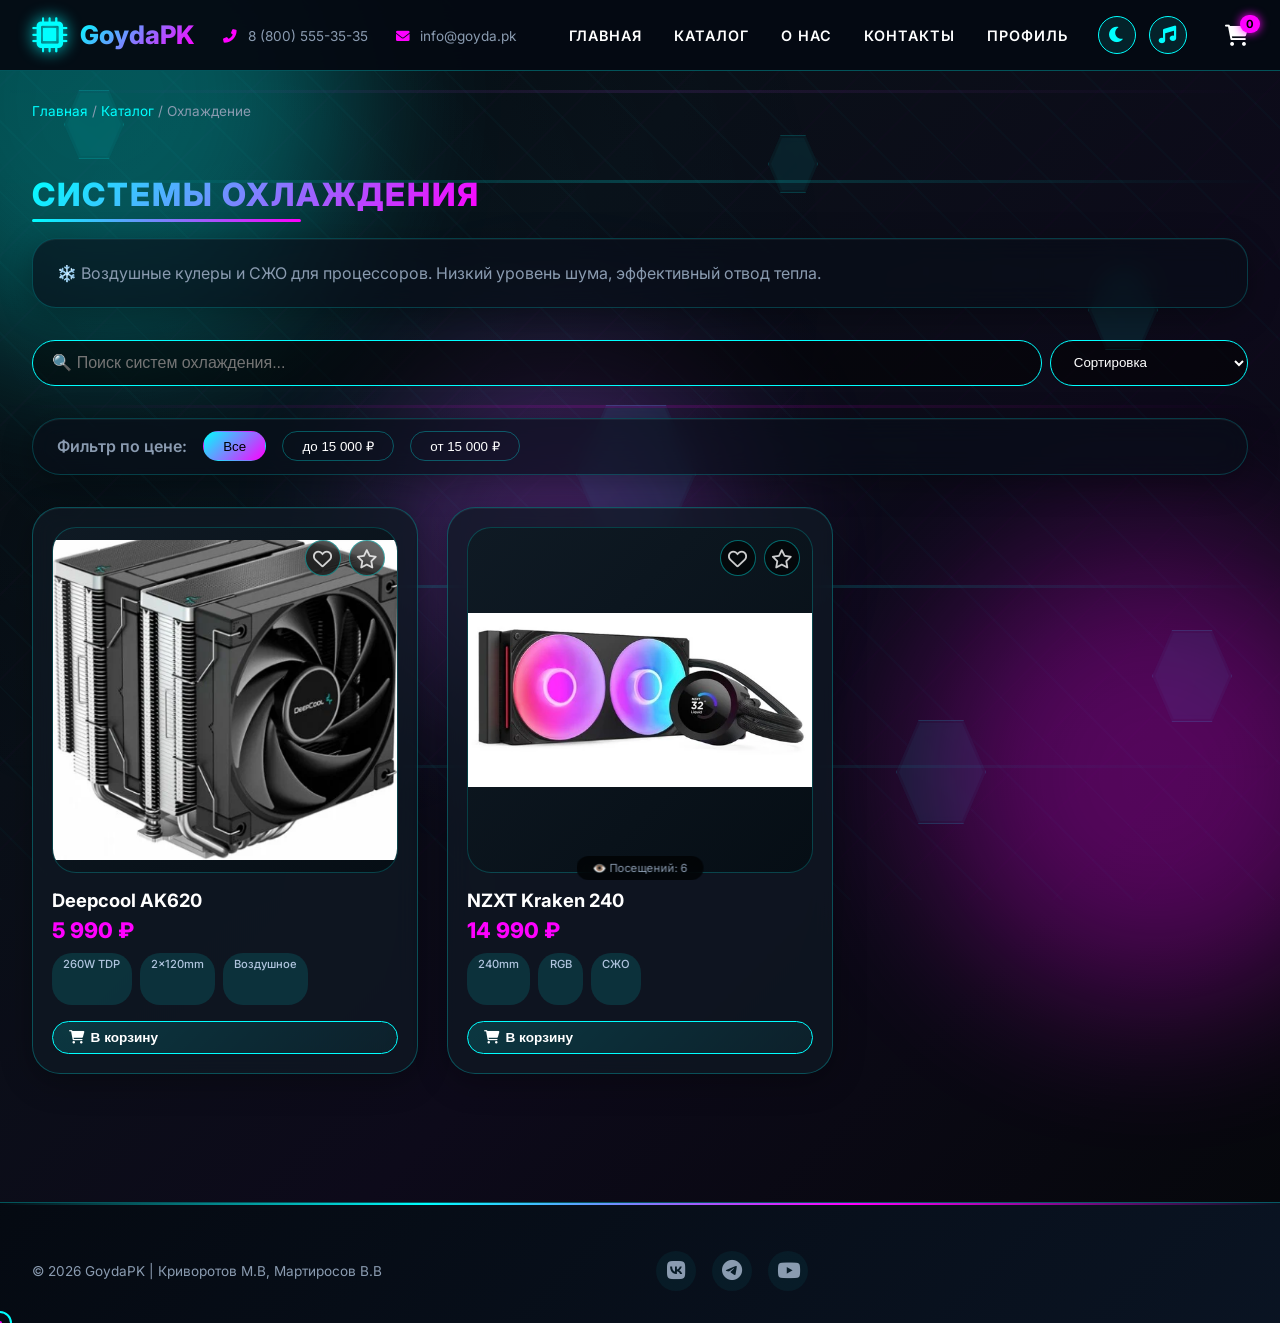
<file: category-cooling.html>
<!DOCTYPE html>
<html lang="ru">
<head>
  <meta charset="UTF-8">
  <meta name="viewport" content="width=device-width, initial-scale=1.0">
  <title>GoydaPK — Охлаждение</title>
  <link rel="stylesheet" href="style.css">
  <link rel="stylesheet" href="https://cdnjs.cloudflare.com/ajax/libs/font-awesome/6.0.0-beta3/css/all.min.css">
  <link href="https://fonts.googleapis.com/css2?family=Inter:opsz,wght@14..32,400;14..32,600;14..32,800&display=swap" rel="stylesheet">
</head>
<body>
  <div class="content">
    <header class="page-header">
      <div class="logo-area">
        <a href="index.html">
          <i class="fas fa-microchip logo-icon"></i>
          <div class="logo-text">Goyda<span>PK</span></div>
        </a>
      </div>
      <div class="contact-info">
        <span><i class="fas fa-phone-alt"></i> 8 (800) 555-35-35</span>
        <span><i class="fas fa-envelope"></i> info@goyda.pk</span>
      </div>
      <nav class="main-nav">
        <ul>
          <li><a href="index.html">Главная</a></li>
          <li><a href="catalog.html">Каталог</a></li>
          <li><a href="about.html">О нас</a></li>
          <li><a href="contacts.html">Контакты</a></li>
          <li><a href="profile.html">Профиль</a></li>
        </ul>
      </nav>
      <div class="header-icons">
        <div class="user-menu-area"></div>
        <a href="cart.html"><i class="fas fa-shopping-cart"></i><span class="cart-badge">0</span></a>
      </div>
    </header>

    <main class="container">
      <nav class="breadcrumbs">
        <a href="index.html">Главная</a> /
        <a href="catalog.html">Каталог</a> /
        <span>Охлаждение</span>
      </nav>

      <h1 class="section-title">
        <span class="title-gradient">Системы охлаждения</span>
      </h1>

      <div class="category-description glass" style="padding: 1.5rem; margin-bottom: 2rem;">
        <p style="color: var(--text-gray);">❄️ Воздушные кулеры и СЖО для процессоров. Низкий уровень шума, эффективный отвод тепла.</p>
      </div>

      <div class="search-sort">
        <div class="search-bar" style="position: relative;">
          <input type="text" id="searchInput" class="search-input" placeholder="🔍 Поиск систем охлаждения...">
          <select id="sortSelect" class="sort-select">
            <option value="default">Сортировка</option>
            <option value="price-asc">Цена: по возрастанию</option>
            <option value="price-desc">Цена: по убыванию</option>
          </select>
        </div>
      </div>

      <div class="filter-bar glass">
        <span class="filter-label">Фильтр по цене:</span>
        <button class="filter-btn active" data-filter="all">Все</button>
        <button class="filter-btn" data-filter="under150">до 15 000 ₽</button>
        <button class="filter-btn" data-filter="above150">от 15 000 ₽</button>
      </div>

      <div class="product-grid" id="productsGrid">
        <!-- Deepcool AK620 -->
        <div class="product-card glass" data-price="5990" data-id="11">
          <div class="product-image">
            <img src="images/Deepcool AK620 (1).png" alt="Deepcool AK620" onerror="this.src='images/placeholder.png'">
            <div class="product-actions-buttons">
              <button class="btn-icon wishlist-btn" data-id="11" data-name="Deepcool AK620" data-price="5990" data-icon="fa-fan"><i class="far fa-heart"></i></button>
              <button class="btn-icon review-btn" data-id="11" data-name="Deepcool AK620"><i class="far fa-star"></i></button>
            </div>
          </div>
          <div class="product-info">
            <h3 class="product-title">Deepcool AK620</h3>
            <div class="product-price">5 990 ₽</div>
            <div class="product-specs"><span>260W TDP</span><span>2x120mm</span><span>Воздушное</span></div>
            <button class="btn-small btn-add-to-cart" data-id="11" data-name="Deepcool AK620" data-price="5990" data-icon="fa-fan"><i class="fas fa-shopping-cart"></i> В корзину</button>
          </div>
        </div>

        <!-- NZXT Kraken 240 -->
        <div class="product-card glass" data-price="14990" data-id="12">
          <div class="product-image">
            <img src="images/NZXT Kraken 240 (1).png" alt="NZXT Kraken 240" onerror="this.src='images/placeholder.png'">
            <div class="product-actions-buttons">
              <button class="btn-icon wishlist-btn" data-id="12" data-name="NZXT Kraken 240" data-price="14990" data-icon="fa-fan"><i class="far fa-heart"></i></button>
              <button class="btn-icon review-btn" data-id="12" data-name="NZXT Kraken 240"><i class="far fa-star"></i></button>
            </div>
          </div>
          <div class="product-info">
            <h3 class="product-title">NZXT Kraken 240</h3>
            <div class="product-price">14 990 ₽</div>
            <div class="product-specs"><span>240mm</span><span>RGB</span><span>СЖО</span></div>
            <button class="btn-small btn-add-to-cart" data-id="12" data-name="NZXT Kraken 240" data-price="14990" data-icon="fa-fan"><i class="fas fa-shopping-cart"></i> В корзину</button>
          </div>
        </div>
      </div>
    </main>

    <footer class="page-footer">
      <div class="footer-copy">© 2026 GoydaPK | Криворотов М.В, Мартиросов В.В</div>
      <div class="footer-social">
        <a href="#" class="social-icon"><i class="fab fa-vk"></i></a>
        <a href="#" class="social-icon"><i class="fab fa-telegram"></i></a>
        <a href="#" class="social-icon"><i class="fab fa-youtube"></i></a>
      </div>
    </footer>
  </div>

  <div id="reviewModal" class="modal">
    <div class="modal-content glass">
      <h3>Написать отзыв</h3>
      <div class="star-rating">
        <i class="far fa-star"></i><i class="far fa-star"></i><i class="far fa-star"></i><i class="far fa-star"></i><i class="far fa-star"></i>
      </div>
      <textarea id="reviewText" rows="4" placeholder="Ваш отзыв..."></textarea>
      <div style="display: flex; gap: 1rem; justify-content: flex-end;">
        <button class="btn-outline close-modal">Отмена</button>
        <button class="btn-neon" id="submitReview">Отправить</button>
      </div>
    </div>
  </div>

  <script src="javascript.js"></script>
  <script>
    document.addEventListener('DOMContentLoaded', () => {
      if (typeof initUnifiedFilters === 'function') initUnifiedFilters();
      if (typeof initUnifiedSearch === 'function') initUnifiedSearch();
      if (typeof initUnifiedSort === 'function') initUnifiedSort();
      if (typeof initProductButtons === 'function') initProductButtons();
      if (typeof updateCartBadge === 'function') updateCartBadge();
      if (typeof updateWishlistButtons === 'function') updateWishlistButtons();
    });
  </script>
</body>
</html>
</file>
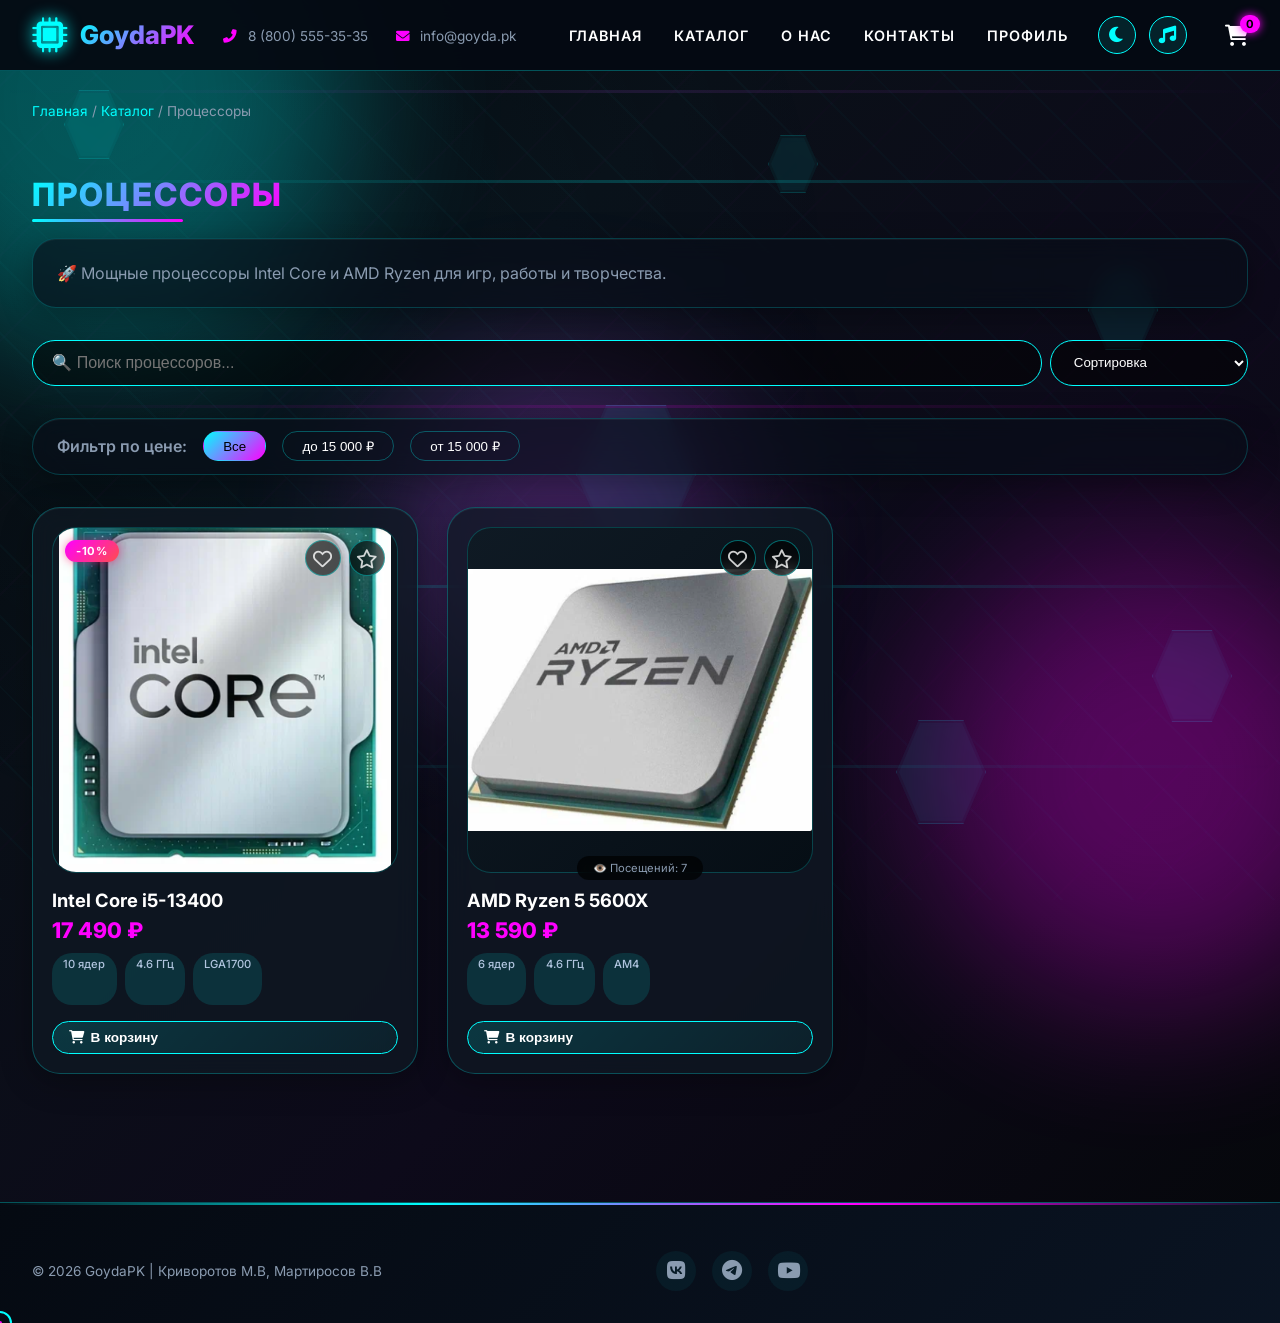
<file: category-cpu.html>
<!DOCTYPE html>
<html lang="ru">
<head>
  <meta charset="UTF-8">
  <meta name="viewport" content="width=device-width, initial-scale=1.0">
  <title>GoydaPK — Процессоры</title>
  <link rel="stylesheet" href="style.css">
  <link rel="stylesheet" href="https://cdnjs.cloudflare.com/ajax/libs/font-awesome/6.0.0-beta3/css/all.min.css">
  <link href="https://fonts.googleapis.com/css2?family=Inter:opsz,wght@14..32,400;14..32,600;14..32,800&display=swap" rel="stylesheet">
</head>
<body>
  <div class="content">
    <header class="page-header">
      <div class="logo-area">
        <a href="index.html">
          <i class="fas fa-microchip logo-icon"></i>
          <div class="logo-text">Goyda<span>PK</span></div>
        </a>
      </div>
      <div class="contact-info">
        <span><i class="fas fa-phone-alt"></i> 8 (800) 555-35-35</span>
        <span><i class="fas fa-envelope"></i> info@goyda.pk</span>
      </div>
      <nav class="main-nav">
        <ul>
          <li><a href="index.html">Главная</a></li>
          <li><a href="catalog.html">Каталог</a></li>
          <li><a href="about.html">О нас</a></li>
          <li><a href="contacts.html">Контакты</a></li>
          <li><a href="profile.html">Профиль</a></li>
        </ul>
      </nav>
      <div class="header-icons">
        <div class="user-menu-area"></div>
        <a href="cart.html"><i class="fas fa-shopping-cart"></i><span class="cart-badge">0</span></a>
      </div>
    </header>

    <main class="container">
      <nav class="breadcrumbs">
        <a href="index.html">Главная</a> /
        <a href="catalog.html">Каталог</a> /
        <span>Процессоры</span>
      </nav>

      <h1 class="section-title">
        <span class="title-gradient">Процессоры</span>
      </h1>

      <div class="category-description glass" style="padding: 1.5rem; margin-bottom: 2rem;">
        <p style="color: var(--text-gray);">🚀 Мощные процессоры Intel Core и AMD Ryzen для игр, работы и творчества.</p>
      </div>

      <div class="search-sort">
        <div class="search-bar" style="position: relative;">
          <input type="text" id="searchInput" class="search-input" placeholder="🔍 Поиск процессоров...">
          <select id="sortSelect" class="sort-select">
            <option value="default">Сортировка</option>
            <option value="price-asc">Цена: по возрастанию</option>
            <option value="price-desc">Цена: по убыванию</option>
          </select>
        </div>
      </div>

      <div class="filter-bar glass">
        <span class="filter-label">Фильтр по цене:</span>
        <button class="filter-btn active" data-filter="all">Все</button>
        <button class="filter-btn" data-filter="under150">до 15 000 ₽</button>
        <button class="filter-btn" data-filter="above150">от 15 000 ₽</button>
      </div>

      <div class="product-grid" id="productsGrid">
        
        <div class="product-card glass" data-price="17490" data-id="1">
          <div class="product-image">
            <img src="images/Intel Core i5-13400 (1).png" alt="Intel Core i5-13400" onerror="this.src='images/placeholder.png'">
            <div class="sale-badge">-10%</div>
            <div class="product-actions-buttons">
              <button class="btn-icon wishlist-btn" data-id="1" data-name="Intel Core i5-13400" data-price="17490" data-icon="fa-microchip"><i class="far fa-heart"></i></button>
              <button class="btn-icon review-btn" data-id="1" data-name="Intel Core i5-13400"><i class="far fa-star"></i></button>
            </div>
          </div>
          <div class="product-info">
            <h3 class="product-title">Intel Core i5-13400</h3>
            <div class="product-price">17 490 ₽</div>
            <div class="product-specs"><span>10 ядер</span><span>4.6 ГГц</span><span>LGA1700</span></div>
            <button class="btn-small btn-add-to-cart" data-id="1" data-name="Intel Core i5-13400" data-price="17490" data-icon="fa-microchip"><i class="fas fa-shopping-cart"></i> В корзину</button>
          </div>
        </div>

        
        <div class="product-card glass" data-price="13590" data-id="2">
          <div class="product-image">
            <img src="images/AMD Ryzen 5 5600X (1).png" alt="AMD Ryzen 5 5600X" onerror="this.src='images/placeholder.png'">
            <div class="product-actions-buttons">
              <button class="btn-icon wishlist-btn" data-id="2" data-name="AMD Ryzen 5 5600X" data-price="13590" data-icon="fa-microchip"><i class="far fa-heart"></i></button>
              <button class="btn-icon review-btn" data-id="2" data-name="AMD Ryzen 5 5600X"><i class="far fa-star"></i></button>
            </div>
          </div>
          <div class="product-info">
            <h3 class="product-title">AMD Ryzen 5 5600X</h3>
            <div class="product-price">13 590 ₽</div>
            <div class="product-specs"><span>6 ядер</span><span>4.6 ГГц</span><span>AM4</span></div>
            <button class="btn-small btn-add-to-cart" data-id="2" data-name="AMD Ryzen 5 5600X" data-price="13590" data-icon="fa-microchip"><i class="fas fa-shopping-cart"></i> В корзину</button>
          </div>
        </div>
      </div>
    </main>

    <footer class="page-footer">
      <div class="footer-copy">© 2026 GoydaPK | Криворотов М.В, Мартиросов В.В</div>
      <div class="footer-social">
        <a href="#" class="social-icon"><i class="fab fa-vk"></i></a>
        <a href="#" class="social-icon"><i class="fab fa-telegram"></i></a>
        <a href="#" class="social-icon"><i class="fab fa-youtube"></i></a>
      </div>
    </footer>
  </div>

  <div id="reviewModal" class="modal">
    <div class="modal-content glass">
      <h3>Написать отзыв</h3>
      <div class="star-rating">
        <i class="far fa-star"></i><i class="far fa-star"></i><i class="far fa-star"></i><i class="far fa-star"></i><i class="far fa-star"></i>
      </div>
      <textarea id="reviewText" rows="4" placeholder="Ваш отзыв..."></textarea>
      <div style="display: flex; gap: 1rem; justify-content: flex-end;">
        <button class="btn-outline close-modal">Отмена</button>
        <button class="btn-neon" id="submitReview">Отправить</button>
      </div>
    </div>
  </div>

  <script src="javascript.js"></script>
  <script>
    document.addEventListener('DOMContentLoaded', () => {
      if (typeof initUnifiedFilters === 'function') initUnifiedFilters();
      if (typeof initUnifiedSearch === 'function') initUnifiedSearch();
      if (typeof initUnifiedSort === 'function') initUnifiedSort();
      if (typeof initProductButtons === 'function') initProductButtons();
      if (typeof updateCartBadge === 'function') updateCartBadge();
      if (typeof updateWishlistButtons === 'function') updateWishlistButtons();
    });
  </script>
</body>
</html>
</file>
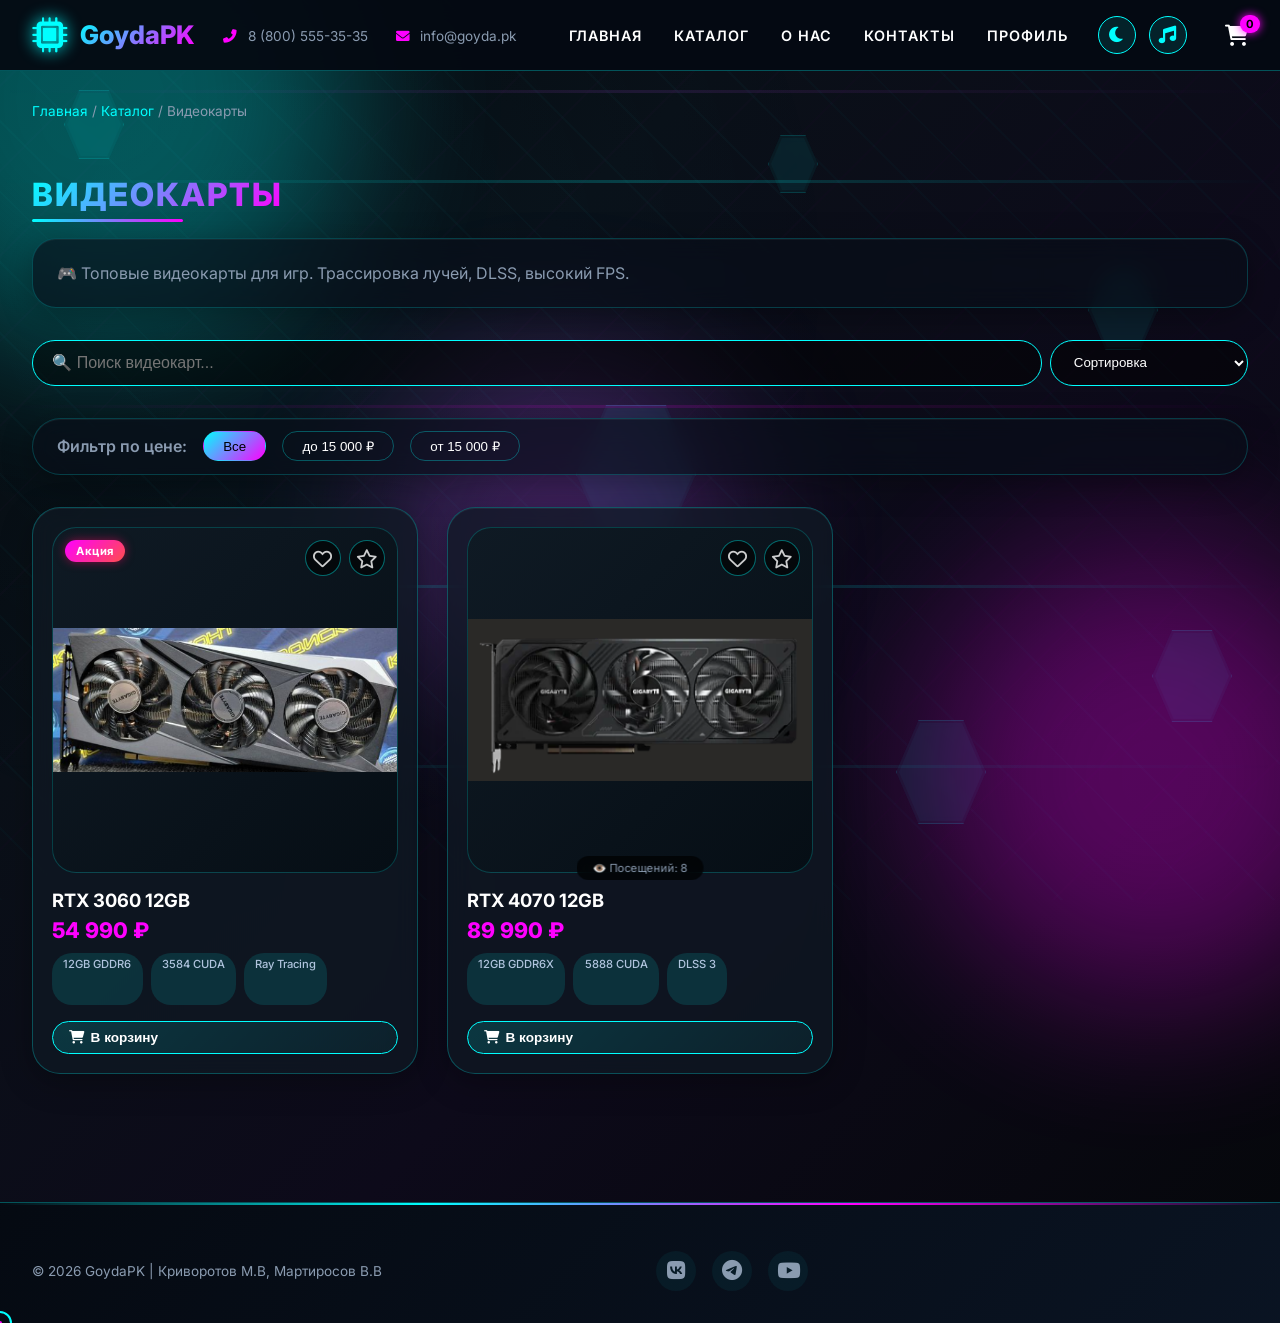
<file: category-gpu.html>
<!DOCTYPE html>
<html lang="ru">
<head>
  <meta charset="UTF-8">
  <meta name="viewport" content="width=device-width, initial-scale=1.0">
  <title>GoydaPK — Видеокарты</title>
  <link rel="stylesheet" href="style.css">
  <link rel="stylesheet" href="https://cdnjs.cloudflare.com/ajax/libs/font-awesome/6.0.0-beta3/css/all.min.css">
  <link href="https://fonts.googleapis.com/css2?family=Inter:opsz,wght@14..32,400;14..32,600;14..32,800&display=swap" rel="stylesheet">
</head>
<body>
  <div class="content">
    <header class="page-header">
      <div class="logo-area">
        <a href="index.html">
          <i class="fas fa-microchip logo-icon"></i>
          <div class="logo-text">Goyda<span>PK</span></div>
        </a>
      </div>
      <div class="contact-info">
        <span><i class="fas fa-phone-alt"></i> 8 (800) 555-35-35</span>
        <span><i class="fas fa-envelope"></i> info@goyda.pk</span>
      </div>
      <nav class="main-nav">
        <ul>
          <li><a href="index.html">Главная</a></li>
          <li><a href="catalog.html">Каталог</a></li>
          <li><a href="about.html">О нас</a></li>
          <li><a href="contacts.html">Контакты</a></li>
          <li><a href="profile.html">Профиль</a></li>
        </ul>
      </nav>
      <div class="header-icons">
        <div class="user-menu-area"></div>
        <a href="cart.html"><i class="fas fa-shopping-cart"></i><span class="cart-badge">0</span></a>
      </div>
    </header>

    <main class="container">
      <nav class="breadcrumbs">
        <a href="index.html">Главная</a> /
        <a href="catalog.html">Каталог</a> /
        <span>Видеокарты</span>
      </nav>

      <h1 class="section-title">
        <span class="title-gradient">Видеокарты</span>
      </h1>

      <div class="category-description glass" style="padding: 1.5rem; margin-bottom: 2rem;">
        <p style="color: var(--text-gray);">🎮 Топовые видеокарты для игр. Трассировка лучей, DLSS, высокий FPS.</p>
      </div>

      <div class="search-sort">
        <div class="search-bar" style="position: relative;">
          <input type="text" id="searchInput" class="search-input" placeholder="🔍 Поиск видеокарт...">
          <select id="sortSelect" class="sort-select">
            <option value="default">Сортировка</option>
            <option value="price-asc">Цена: по возрастанию</option>
            <option value="price-desc">Цена: по убыванию</option>
          </select>
        </div>
      </div>

      <div class="filter-bar glass">
        <span class="filter-label">Фильтр по цене:</span>
        <button class="filter-btn active" data-filter="all">Все</button>
        <button class="filter-btn" data-filter="under150">до 15 000 ₽</button>
        <button class="filter-btn" data-filter="above150">от 15 000 ₽</button>
      </div>

      <div class="product-grid" id="productsGrid">
        
        <div class="product-card glass" data-price="54990" data-id="7">
          <div class="product-image">
            <img src="images/RTX 3060 12GB (1).png" alt="RTX 3060" onerror="this.src='images/placeholder.png'">
            <div class="sale-badge">Акция</div>
            <div class="product-actions-buttons">
              <button class="btn-icon wishlist-btn" data-id="7" data-name="RTX 3060 12GB" data-price="54990" data-icon="fa-tv"><i class="far fa-heart"></i></button>
              <button class="btn-icon review-btn" data-id="7" data-name="RTX 3060 12GB"><i class="far fa-star"></i></button>
            </div>
          </div>
          <div class="product-info">
            <h3 class="product-title">RTX 3060 12GB</h3>
            <div class="product-price">54 990 ₽</div>
            <div class="product-specs"><span>12GB GDDR6</span><span>3584 CUDA</span><span>Ray Tracing</span></div>
            <button class="btn-small btn-add-to-cart" data-id="7" data-name="RTX 3060 12GB" data-price="54990" data-icon="fa-tv"><i class="fas fa-shopping-cart"></i> В корзину</button>
          </div>
        </div>

        
        <div class="product-card glass" data-price="89990" data-id="8">
          <div class="product-image">
            <img src="images/RTX 4070 12GB (1).png" alt="RTX 4070" onerror="this.src='images/placeholder.png'">
            <div class="product-actions-buttons">
              <button class="btn-icon wishlist-btn" data-id="8" data-name="RTX 4070 12GB" data-price="89990" data-icon="fa-tv"><i class="far fa-heart"></i></button>
              <button class="btn-icon review-btn" data-id="8" data-name="RTX 4070 12GB"><i class="far fa-star"></i></button>
            </div>
          </div>
          <div class="product-info">
            <h3 class="product-title">RTX 4070 12GB</h3>
            <div class="product-price">89 990 ₽</div>
            <div class="product-specs"><span>12GB GDDR6X</span><span>5888 CUDA</span><span>DLSS 3</span></div>
            <button class="btn-small btn-add-to-cart" data-id="8" data-name="RTX 4070 12GB" data-price="89990" data-icon="fa-tv"><i class="fas fa-shopping-cart"></i> В корзину</button>
          </div>
        </div>
      </div>
    </main>

    <footer class="page-footer">
      <div class="footer-copy">© 2026 GoydaPK | Криворотов М.В, Мартиросов В.В</div>
      <div class="footer-social">
        <a href="#" class="social-icon"><i class="fab fa-vk"></i></a>
        <a href="#" class="social-icon"><i class="fab fa-telegram"></i></a>
        <a href="#" class="social-icon"><i class="fab fa-youtube"></i></a>
      </div>
    </footer>
  </div>

  <div id="reviewModal" class="modal">
    <div class="modal-content glass">
      <h3>Написать отзыв</h3>
      <div class="star-rating">
        <i class="far fa-star"></i><i class="far fa-star"></i><i class="far fa-star"></i><i class="far fa-star"></i><i class="far fa-star"></i>
      </div>
      <textarea id="reviewText" rows="4" placeholder="Ваш отзыв..."></textarea>
      <div style="display: flex; gap: 1rem; justify-content: flex-end;">
        <button class="btn-outline close-modal">Отмена</button>
        <button class="btn-neon" id="submitReview">Отправить</button>
      </div>
    </div>
  </div>

  <script src="javascript.js"></script>
  <script>
    document.addEventListener('DOMContentLoaded', () => {
      if (typeof initUnifiedFilters === 'function') initUnifiedFilters();
      if (typeof initUnifiedSearch === 'function') initUnifiedSearch();
      if (typeof initUnifiedSort === 'function') initUnifiedSort();
      if (typeof initProductButtons === 'function') initProductButtons();
      if (typeof updateCartBadge === 'function') updateCartBadge();
      if (typeof updateWishlistButtons === 'function') updateWishlistButtons();
    });
  </script>
</body>
</html>
</file>
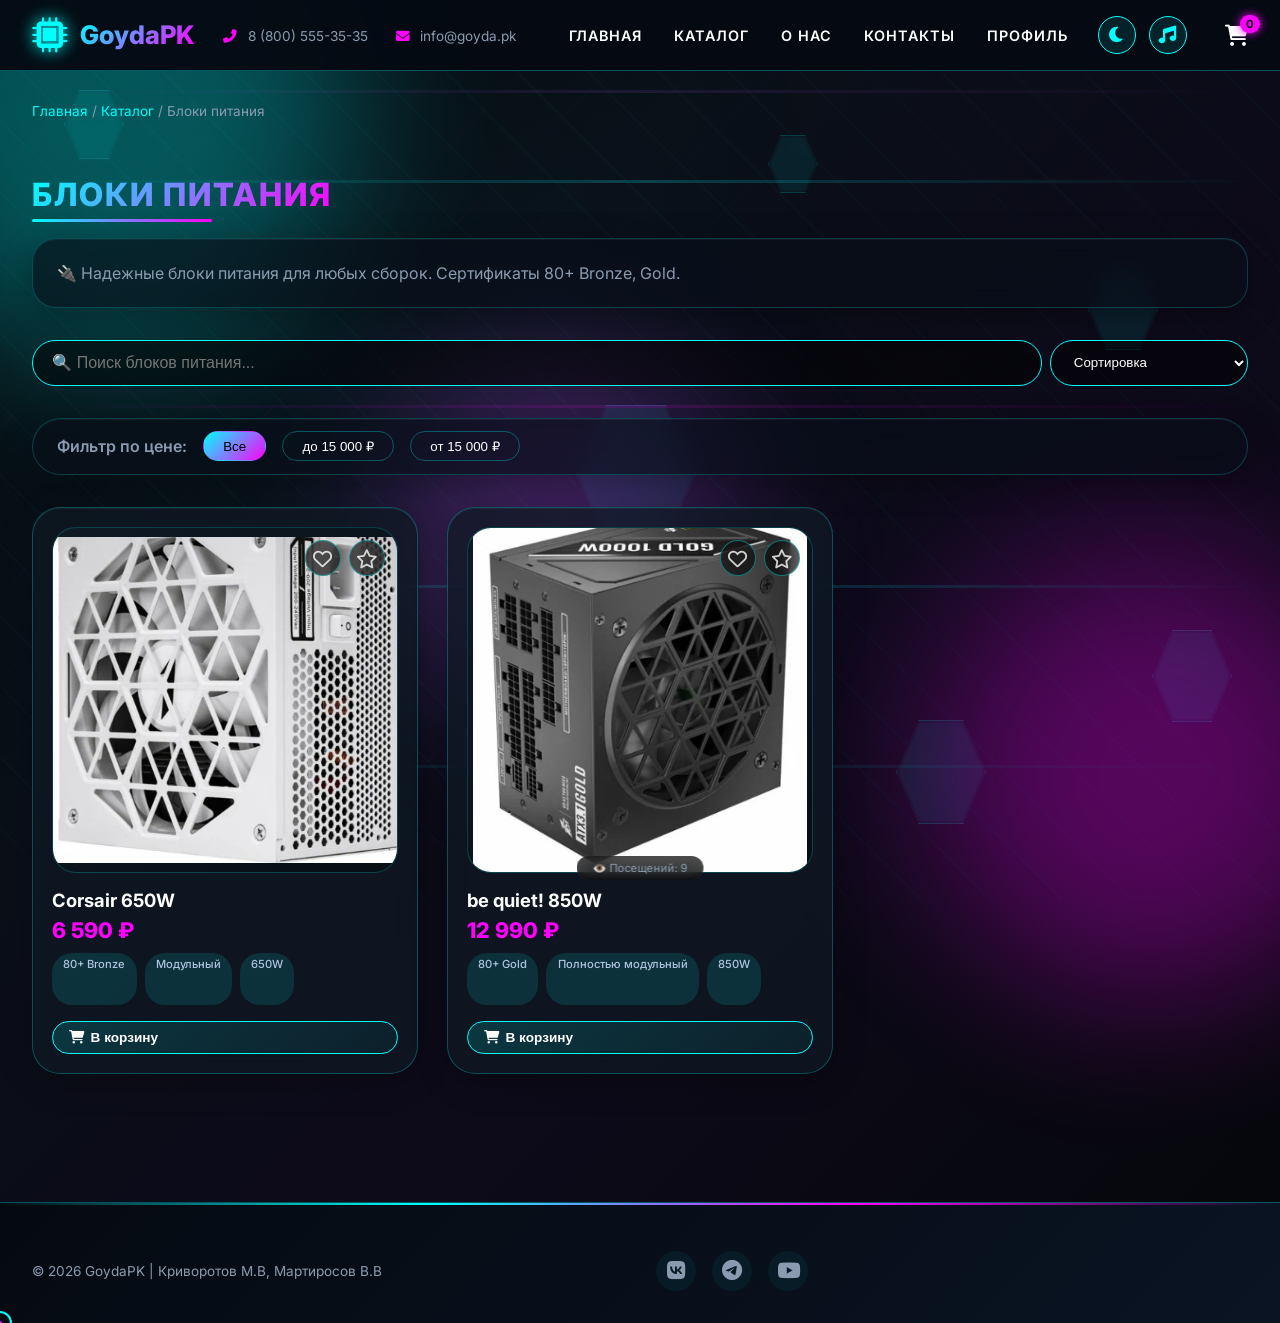
<file: category-psu.html>
<!DOCTYPE html>
<html lang="ru">
<head>
  <meta charset="UTF-8">
  <meta name="viewport" content="width=device-width, initial-scale=1.0">
  <title>GoydaPK — Блоки питания</title>
  <link rel="stylesheet" href="style.css">
  <link rel="stylesheet" href="https://cdnjs.cloudflare.com/ajax/libs/font-awesome/6.0.0-beta3/css/all.min.css">
  <link href="https://fonts.googleapis.com/css2?family=Inter:opsz,wght@14..32,400;14..32,600;14..32,800&display=swap" rel="stylesheet">
</head>
<body>
  <div class="content">
    <header class="page-header">
      <div class="logo-area">
        <a href="index.html">
          <i class="fas fa-microchip logo-icon"></i>
          <div class="logo-text">Goyda<span>PK</span></div>
        </a>
      </div>
      <div class="contact-info">
        <span><i class="fas fa-phone-alt"></i> 8 (800) 555-35-35</span>
        <span><i class="fas fa-envelope"></i> info@goyda.pk</span>
      </div>
      <nav class="main-nav">
        <ul>
          <li><a href="index.html">Главная</a></li>
          <li><a href="catalog.html">Каталог</a></li>
          <li><a href="about.html">О нас</a></li>
          <li><a href="contacts.html">Контакты</a></li>
          <li><a href="profile.html">Профиль</a></li>
        </ul>
      </nav>
      <div class="header-icons">
        <div class="user-menu-area"></div>
        <a href="cart.html"><i class="fas fa-shopping-cart"></i><span class="cart-badge">0</span></a>
      </div>
    </header>

    <main class="container">
      <nav class="breadcrumbs">
        <a href="index.html">Главная</a> /
        <a href="catalog.html">Каталог</a> /
        <span>Блоки питания</span>
      </nav>

      <h1 class="section-title">
        <span class="title-gradient">Блоки питания</span>
      </h1>

      <div class="category-description glass" style="padding: 1.5rem; margin-bottom: 2rem;">
        <p style="color: var(--text-gray);">🔌 Надежные блоки питания для любых сборок. Сертификаты 80+ Bronze, Gold.</p>
      </div>

      <div class="search-sort">
        <div class="search-bar" style="position: relative;">
          <input type="text" id="searchInput" class="search-input" placeholder="🔍 Поиск блоков питания...">
          <select id="sortSelect" class="sort-select">
            <option value="default">Сортировка</option>
            <option value="price-asc">Цена: по возрастанию</option>
            <option value="price-desc">Цена: по убыванию</option>
          </select>
        </div>
      </div>

      <div class="filter-bar glass">
        <span class="filter-label">Фильтр по цене:</span>
        <button class="filter-btn active" data-filter="all">Все</button>
        <button class="filter-btn" data-filter="under150">до 15 000 ₽</button>
        <button class="filter-btn" data-filter="above150">от 15 000 ₽</button>
      </div>

      <div class="product-grid" id="productsGrid">
        
        <div class="product-card glass" data-price="6590" data-id="9">
          <div class="product-image">
            <img src="images/Corsair 650W (1).png" alt="Corsair 650W" onerror="this.src='images/placeholder.png'">
            <div class="product-actions-buttons">
              <button class="btn-icon wishlist-btn" data-id="9" data-name="Corsair 650W" data-price="6590" data-icon="fa-power-off"><i class="far fa-heart"></i></button>
              <button class="btn-icon review-btn" data-id="9" data-name="Corsair 650W"><i class="far fa-star"></i></button>
            </div>
          </div>
          <div class="product-info">
            <h3 class="product-title">Corsair 650W</h3>
            <div class="product-price">6 590 ₽</div>
            <div class="product-specs"><span>80+ Bronze</span><span>Модульный</span><span>650W</span></div>
            <button class="btn-small btn-add-to-cart" data-id="9" data-name="Corsair 650W" data-price="6590" data-icon="fa-power-off"><i class="fas fa-shopping-cart"></i> В корзину</button>
          </div>
        </div>

        
        <div class="product-card glass" data-price="12990" data-id="10">
          <div class="product-image">
            <img src="images/be quiet! 850W (1).png" alt="be quiet! 850W" onerror="this.src='images/placeholder.png'">
            <div class="product-actions-buttons">
              <button class="btn-icon wishlist-btn" data-id="10" data-name="be quiet! 850W" data-price="12990" data-icon="fa-power-off"><i class="far fa-heart"></i></button>
              <button class="btn-icon review-btn" data-id="10" data-name="be quiet! 850W"><i class="far fa-star"></i></button>
            </div>
          </div>
          <div class="product-info">
            <h3 class="product-title">be quiet! 850W</h3>
            <div class="product-price">12 990 ₽</div>
            <div class="product-specs"><span>80+ Gold</span><span>Полностью модульный</span><span>850W</span></div>
            <button class="btn-small btn-add-to-cart" data-id="10" data-name="be quiet! 850W" data-price="12990" data-icon="fa-power-off"><i class="fas fa-shopping-cart"></i> В корзину</button>
          </div>
        </div>
      </div>
    </main>

    <footer class="page-footer">
      <div class="footer-copy">© 2026 GoydaPK | Криворотов М.В, Мартиросов В.В</div>
      <div class="footer-social">
        <a href="#" class="social-icon"><i class="fab fa-vk"></i></a>
        <a href="#" class="social-icon"><i class="fab fa-telegram"></i></a>
        <a href="#" class="social-icon"><i class="fab fa-youtube"></i></a>
      </div>
    </footer>
  </div>

  <div id="reviewModal" class="modal">
    <div class="modal-content glass">
      <h3>Написать отзыв</h3>
      <div class="star-rating">
        <i class="far fa-star"></i><i class="far fa-star"></i><i class="far fa-star"></i><i class="far fa-star"></i><i class="far fa-star"></i>
      </div>
      <textarea id="reviewText" rows="4" placeholder="Ваш отзыв..."></textarea>
      <div style="display: flex; gap: 1rem; justify-content: flex-end;">
        <button class="btn-outline close-modal">Отмена</button>
        <button class="btn-neon" id="submitReview">Отправить</button>
      </div>
    </div>
  </div>

  <script src="javascript.js"></script>
  <script>
    document.addEventListener('DOMContentLoaded', () => {
      if (typeof initUnifiedFilters === 'function') initUnifiedFilters();
      if (typeof initUnifiedSearch === 'function') initUnifiedSearch();
      if (typeof initUnifiedSort === 'function') initUnifiedSort();
      if (typeof initProductButtons === 'function') initProductButtons();
      if (typeof updateCartBadge === 'function') updateCartBadge();
      if (typeof updateWishlistButtons === 'function') updateWishlistButtons();
    });
  </script>
</body>
</html>
</file>
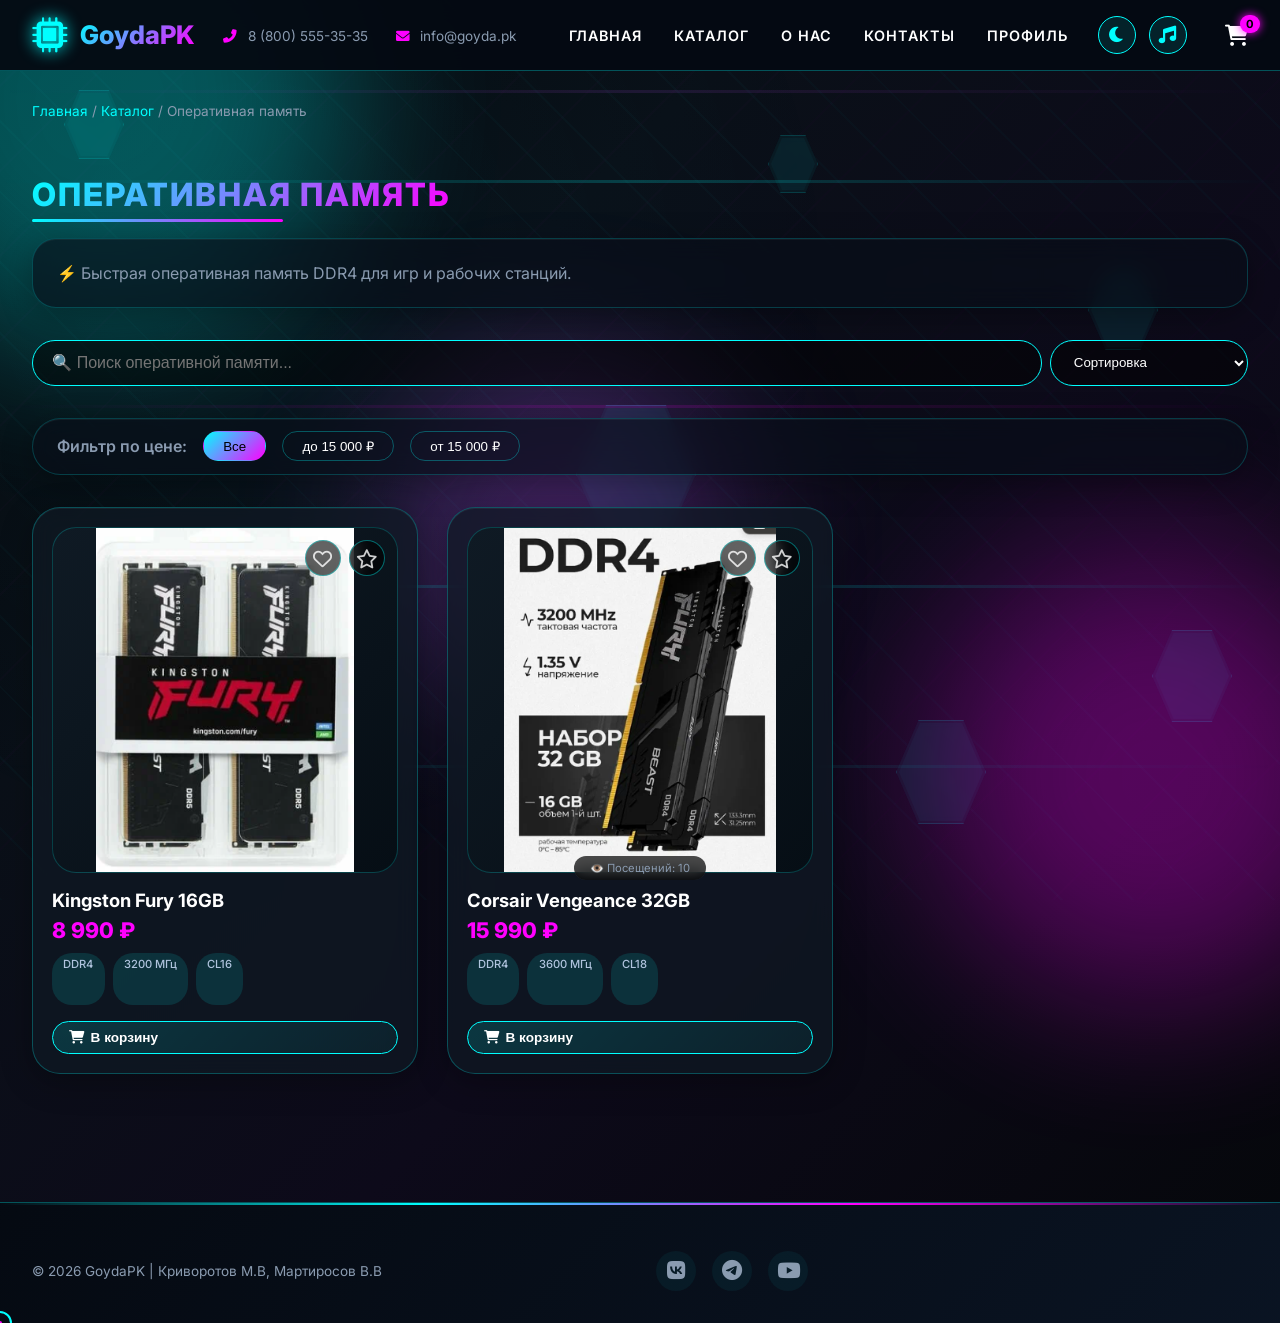
<file: category-ram.html>
<!DOCTYPE html>
<html lang="ru">
<head>
  <meta charset="UTF-8">
  <meta name="viewport" content="width=device-width, initial-scale=1.0">
  <title>GoydaPK — Оперативная память</title>
  <link rel="stylesheet" href="style.css">
  <link rel="stylesheet" href="https://cdnjs.cloudflare.com/ajax/libs/font-awesome/6.0.0-beta3/css/all.min.css">
  <link href="https://fonts.googleapis.com/css2?family=Inter:opsz,wght@14..32,400;14..32,600;14..32,800&display=swap" rel="stylesheet">
</head>
<body>
  <div class="content">
    <header class="page-header">
      <div class="logo-area">
        <a href="index.html">
          <i class="fas fa-microchip logo-icon"></i>
          <div class="logo-text">Goyda<span>PK</span></div>
        </a>
      </div>
      <div class="contact-info">
        <span><i class="fas fa-phone-alt"></i> 8 (800) 555-35-35</span>
        <span><i class="fas fa-envelope"></i> info@goyda.pk</span>
      </div>
      <nav class="main-nav">
        <ul>
          <li><a href="index.html">Главная</a></li>
          <li><a href="catalog.html">Каталог</a></li>
          <li><a href="about.html">О нас</a></li>
          <li><a href="contacts.html">Контакты</a></li>
          <li><a href="profile.html">Профиль</a></li>
        </ul>
      </nav>
      <div class="header-icons">
        <div class="user-menu-area"></div>
        <a href="cart.html"><i class="fas fa-shopping-cart"></i><span class="cart-badge">0</span></a>
      </div>
    </header>

    <main class="container">
      <nav class="breadcrumbs">
        <a href="index.html">Главная</a> /
        <a href="catalog.html">Каталог</a> /
        <span>Оперативная память</span>
      </nav>

      <h1 class="section-title">
        <span class="title-gradient">Оперативная память</span>
      </h1>

      <div class="category-description glass" style="padding: 1.5rem; margin-bottom: 2rem;">
        <p style="color: var(--text-gray);">⚡ Быстрая оперативная память DDR4 для игр и рабочих станций.</p>
      </div>

      <div class="search-sort">
        <div class="search-bar" style="position: relative;">
          <input type="text" id="searchInput" class="search-input" placeholder="🔍 Поиск оперативной памяти...">
          <select id="sortSelect" class="sort-select">
            <option value="default">Сортировка</option>
            <option value="price-asc">Цена: по возрастанию</option>
            <option value="price-desc">Цена: по убыванию</option>
          </select>
        </div>
      </div>

      <div class="filter-bar glass">
        <span class="filter-label">Фильтр по цене:</span>
        <button class="filter-btn active" data-filter="all">Все</button>
        <button class="filter-btn" data-filter="under150">до 15 000 ₽</button>
        <button class="filter-btn" data-filter="above150">от 15 000 ₽</button>
      </div>

      <div class="product-grid" id="productsGrid">
        
        <div class="product-card glass" data-price="8990" data-id="3">
          <div class="product-image">
            <img src="images/Kingston Fury 16GB (1).png" alt="Kingston Fury 16GB" onerror="this.src='images/placeholder.png'">
            <div class="product-actions-buttons">
              <button class="btn-icon wishlist-btn" data-id="3" data-name="Kingston Fury 16GB" data-price="8990" data-icon="fa-memory"><i class="far fa-heart"></i></button>
              <button class="btn-icon review-btn" data-id="3" data-name="Kingston Fury 16GB"><i class="far fa-star"></i></button>
            </div>
          </div>
          <div class="product-info">
            <h3 class="product-title">Kingston Fury 16GB</h3>
            <div class="product-price">8 990 ₽</div>
            <div class="product-specs"><span>DDR4</span><span>3200 МГц</span><span>CL16</span></div>
            <button class="btn-small btn-add-to-cart" data-id="3" data-name="Kingston Fury 16GB" data-price="8990" data-icon="fa-memory"><i class="fas fa-shopping-cart"></i> В корзину</button>
          </div>
        </div>

        
        <div class="product-card glass" data-price="15990" data-id="4">
          <div class="product-image">
            <img src="images/Corsair Vengeance 32GB (1).png" alt="Corsair Vengeance 32GB" onerror="this.src='images/placeholder.png'">
            <div class="product-actions-buttons">
              <button class="btn-icon wishlist-btn" data-id="4" data-name="Corsair Vengeance 32GB" data-price="15990" data-icon="fa-memory"><i class="far fa-heart"></i></button>
              <button class="btn-icon review-btn" data-id="4" data-name="Corsair Vengeance 32GB"><i class="far fa-star"></i></button>
            </div>
          </div>
          <div class="product-info">
            <h3 class="product-title">Corsair Vengeance 32GB</h3>
            <div class="product-price">15 990 ₽</div>
            <div class="product-specs"><span>DDR4</span><span>3600 МГц</span><span>CL18</span></div>
            <button class="btn-small btn-add-to-cart" data-id="4" data-name="Corsair Vengeance 32GB" data-price="15990" data-icon="fa-memory"><i class="fas fa-shopping-cart"></i> В корзину</button>
          </div>
        </div>
      </div>
    </main>

    <footer class="page-footer">
      <div class="footer-copy">© 2026 GoydaPK | Криворотов М.В, Мартиросов В.В</div>
      <div class="footer-social">
        <a href="#" class="social-icon"><i class="fab fa-vk"></i></a>
        <a href="#" class="social-icon"><i class="fab fa-telegram"></i></a>
        <a href="#" class="social-icon"><i class="fab fa-youtube"></i></a>
      </div>
    </footer>
  </div>

  <div id="reviewModal" class="modal">
    <div class="modal-content glass">
      <h3>Написать отзыв</h3>
      <div class="star-rating">
        <i class="far fa-star"></i><i class="far fa-star"></i><i class="far fa-star"></i><i class="far fa-star"></i><i class="far fa-star"></i>
      </div>
      <textarea id="reviewText" rows="4" placeholder="Ваш отзыв..."></textarea>
      <div style="display: flex; gap: 1rem; justify-content: flex-end;">
        <button class="btn-outline close-modal">Отмена</button>
        <button class="btn-neon" id="submitReview">Отправить</button>
      </div>
    </div>
  </div>

  <script src="javascript.js"></script>
  <script>
    document.addEventListener('DOMContentLoaded', () => {
      if (typeof initUnifiedFilters === 'function') initUnifiedFilters();
      if (typeof initUnifiedSearch === 'function') initUnifiedSearch();
      if (typeof initUnifiedSort === 'function') initUnifiedSort();
      if (typeof initProductButtons === 'function') initProductButtons();
      if (typeof updateCartBadge === 'function') updateCartBadge();
      if (typeof updateWishlistButtons === 'function') updateWishlistButtons();
    });
  </script>
</body>
</html>
</file>
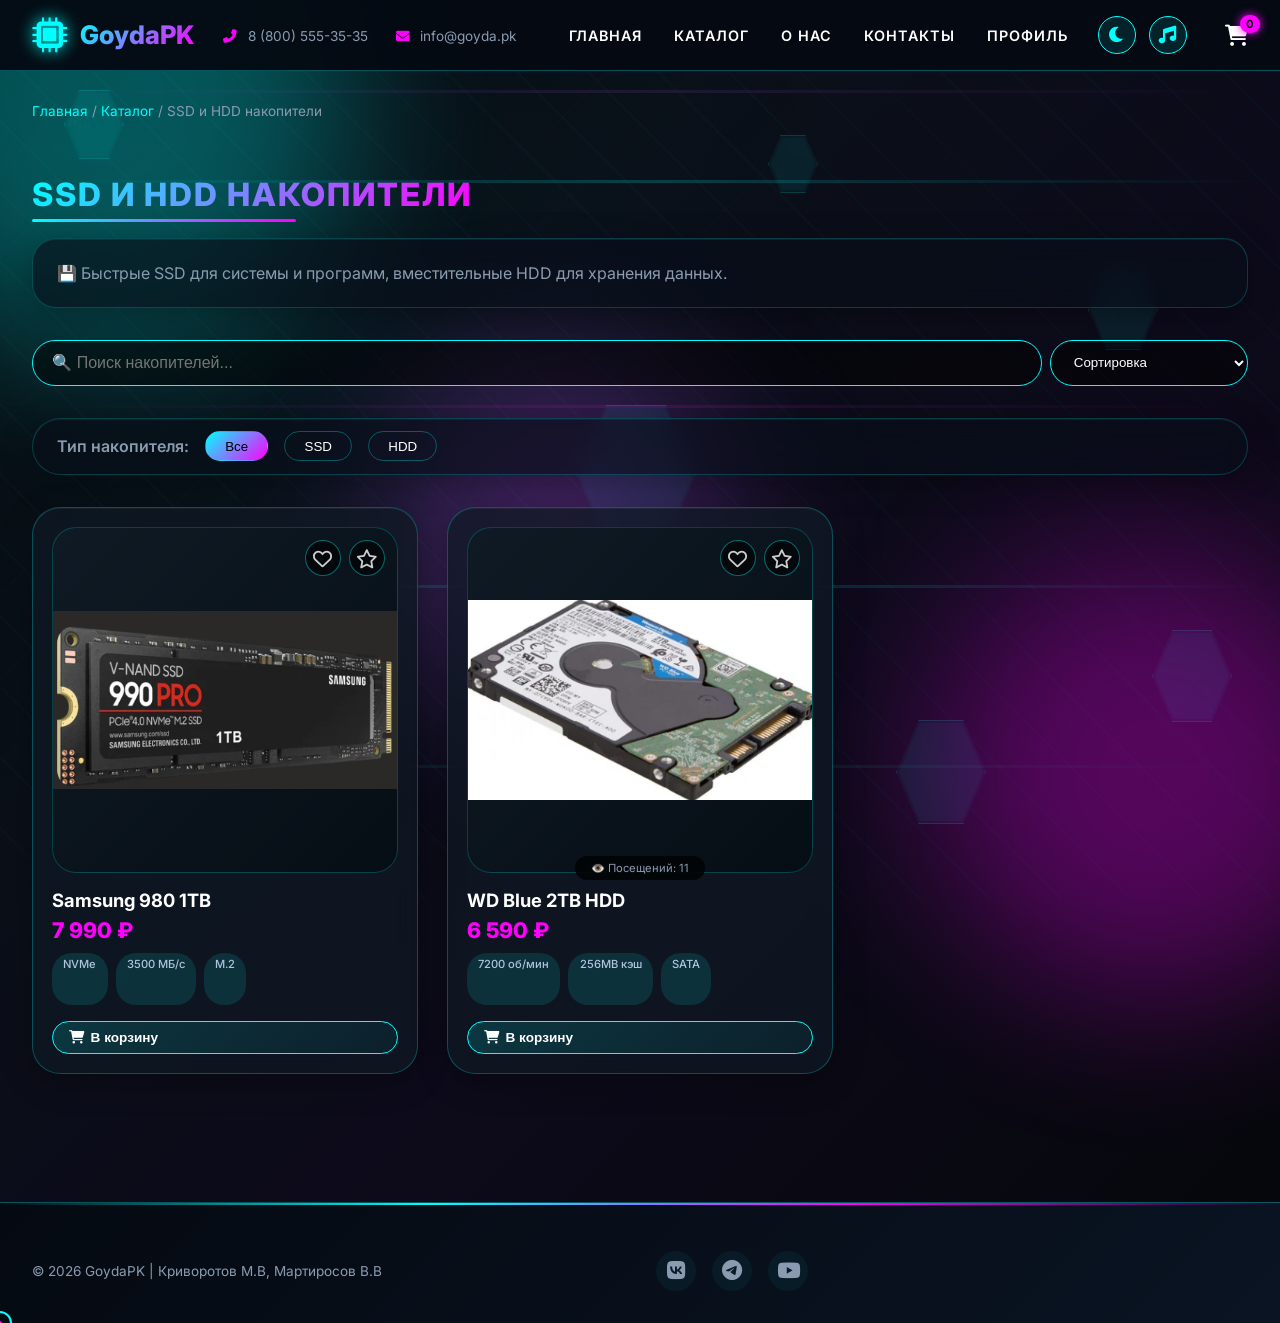
<file: category-storage.html>
<!DOCTYPE html>
<html lang="ru">
<head>
  <meta charset="UTF-8">
  <meta name="viewport" content="width=device-width, initial-scale=1.0">
  <title>GoydaPK — SSD и HDD накопители</title>
  <link rel="stylesheet" href="style.css">
  <link rel="stylesheet" href="https://cdnjs.cloudflare.com/ajax/libs/font-awesome/6.0.0-beta3/css/all.min.css">
  <link href="https://fonts.googleapis.com/css2?family=Inter:opsz,wght@14..32,400;14..32,600;14..32,800&display=swap" rel="stylesheet">
</head>
<body>
  <div class="content">
    <header class="page-header">
      <div class="logo-area">
        <a href="index.html">
          <i class="fas fa-microchip logo-icon"></i>
          <div class="logo-text">Goyda<span>PK</span></div>
        </a>
      </div>
      <div class="contact-info">
        <span><i class="fas fa-phone-alt"></i> 8 (800) 555-35-35</span>
        <span><i class="fas fa-envelope"></i> info@goyda.pk</span>
      </div>
      <nav class="main-nav">
        <ul>
          <li><a href="index.html">Главная</a></li>
          <li><a href="catalog.html">Каталог</a></li>
          <li><a href="about.html">О нас</a></li>
          <li><a href="contacts.html">Контакты</a></li>
          <li><a href="profile.html">Профиль</a></li>
        </ul>
      </nav>
      <div class="header-icons">
        <div class="user-menu-area"></div>
        <a href="cart.html"><i class="fas fa-shopping-cart"></i><span class="cart-badge">0</span></a>
      </div>
    </header>

    <main class="container">
      <nav class="breadcrumbs">
        <a href="index.html">Главная</a> /
        <a href="catalog.html">Каталог</a> /
        <span>SSD и HDD накопители</span>
      </nav>

      <h1 class="section-title">
        <span class="title-gradient">SSD и HDD накопители</span>
      </h1>

      <div class="category-description glass" style="padding: 1.5rem; margin-bottom: 2rem;">
        <p style="color: var(--text-gray);">💾 Быстрые SSD для системы и программ, вместительные HDD для хранения данных.</p>
      </div>

      <div class="search-sort">
        <div class="search-bar" style="position: relative;">
          <input type="text" id="searchInput" class="search-input" placeholder="🔍 Поиск накопителей...">
          <select id="sortSelect" class="sort-select">
            <option value="default">Сортировка</option>
            <option value="price-asc">Цена: по возрастанию</option>
            <option value="price-desc">Цена: по убыванию</option>
          </select>
        </div>
      </div>

      <div class="filter-bar glass">
        <span class="filter-label">Тип накопителя:</span>
        <button class="filter-btn active" data-filter="all">Все</button>
        <button class="filter-btn" data-filter="ssd">SSD</button>
        <button class="filter-btn" data-filter="hdd">HDD</button>
      </div>

      <div class="product-grid" id="productsGrid">
        
        <div class="product-card glass" data-price="7990" data-type="ssd" data-id="5">
          <div class="product-image">
            <img src="images/Samsung 980 1TB (1).png" alt="Samsung 980 1TB" onerror="this.src='images/placeholder.png'">
            <div class="product-actions-buttons">
              <button class="btn-icon wishlist-btn" data-id="5" data-name="Samsung 980 1TB" data-price="7990" data-icon="fa-hard-drive"><i class="far fa-heart"></i></button>
              <button class="btn-icon review-btn" data-id="5" data-name="Samsung 980 1TB"><i class="far fa-star"></i></button>
            </div>
          </div>
          <div class="product-info">
            <h3 class="product-title">Samsung 980 1TB</h3>
            <div class="product-price">7 990 ₽</div>
            <div class="product-specs"><span>NVMe</span><span>3500 МБ/с</span><span>M.2</span></div>
            <button class="btn-small btn-add-to-cart" data-id="5" data-name="Samsung 980 1TB" data-price="7990" data-icon="fa-hard-drive"><i class="fas fa-shopping-cart"></i> В корзину</button>
          </div>
        </div>

        
        <div class="product-card glass" data-price="6590" data-type="hdd" data-id="6">
          <div class="product-image">
            <img src="images/WD Blue 2TB HDD (1).png" alt="WD Blue 2TB HDD" onerror="this.src='images/placeholder.png'">
            <div class="product-actions-buttons">
              <button class="btn-icon wishlist-btn" data-id="6" data-name="WD Blue 2TB HDD" data-price="6590" data-icon="fa-hard-drive"><i class="far fa-heart"></i></button>
              <button class="btn-icon review-btn" data-id="6" data-name="WD Blue 2TB HDD"><i class="far fa-star"></i></button>
            </div>
          </div>
          <div class="product-info">
            <h3 class="product-title">WD Blue 2TB HDD</h3>
            <div class="product-price">6 590 ₽</div>
            <div class="product-specs"><span>7200 об/мин</span><span>256MB кэш</span><span>SATA</span></div>
            <button class="btn-small btn-add-to-cart" data-id="6" data-name="WD Blue 2TB HDD" data-price="6590" data-icon="fa-hard-drive"><i class="fas fa-shopping-cart"></i> В корзину</button>
          </div>
        </div>
      </div>
    </main>

    <footer class="page-footer">
      <div class="footer-copy">© 2026 GoydaPK | Криворотов М.В, Мартиросов В.В</div>
      <div class="footer-social">
        <a href="#" class="social-icon"><i class="fab fa-vk"></i></a>
        <a href="#" class="social-icon"><i class="fab fa-telegram"></i></a>
        <a href="#" class="social-icon"><i class="fab fa-youtube"></i></a>
      </div>
    </footer>
  </div>

  <div id="reviewModal" class="modal">
    <div class="modal-content glass">
      <h3>Написать отзыв</h3>
      <div class="star-rating">
        <i class="far fa-star"></i><i class="far fa-star"></i><i class="far fa-star"></i><i class="far fa-star"></i><i class="far fa-star"></i>
      </div>
      <textarea id="reviewText" rows="4" placeholder="Ваш отзыв..."></textarea>
      <div style="display: flex; gap: 1rem; justify-content: flex-end;">
        <button class="btn-outline close-modal">Отмена</button>
        <button class="btn-neon" id="submitReview">Отправить</button>
      </div>
    </div>
  </div>

  <script src="javascript.js"></script>
  <script>
    
    document.addEventListener('DOMContentLoaded', () => {
      
      if (typeof initUnifiedFilters === 'function') {
        initUnifiedFilters();
      }
      if (typeof initUnifiedSearch === 'function') {
        initUnifiedSearch();
      }
      if (typeof initUnifiedSort === 'function') {
        initUnifiedSort();
      }
      if (typeof initProductButtons === 'function') {
        initProductButtons();
      }
      if (typeof updateCartBadge === 'function') {
        updateCartBadge();
      }
      if (typeof updateWishlistButtons === 'function') {
        updateWishlistButtons();
      }
    });
  </script>
</body>
</html>
</file>
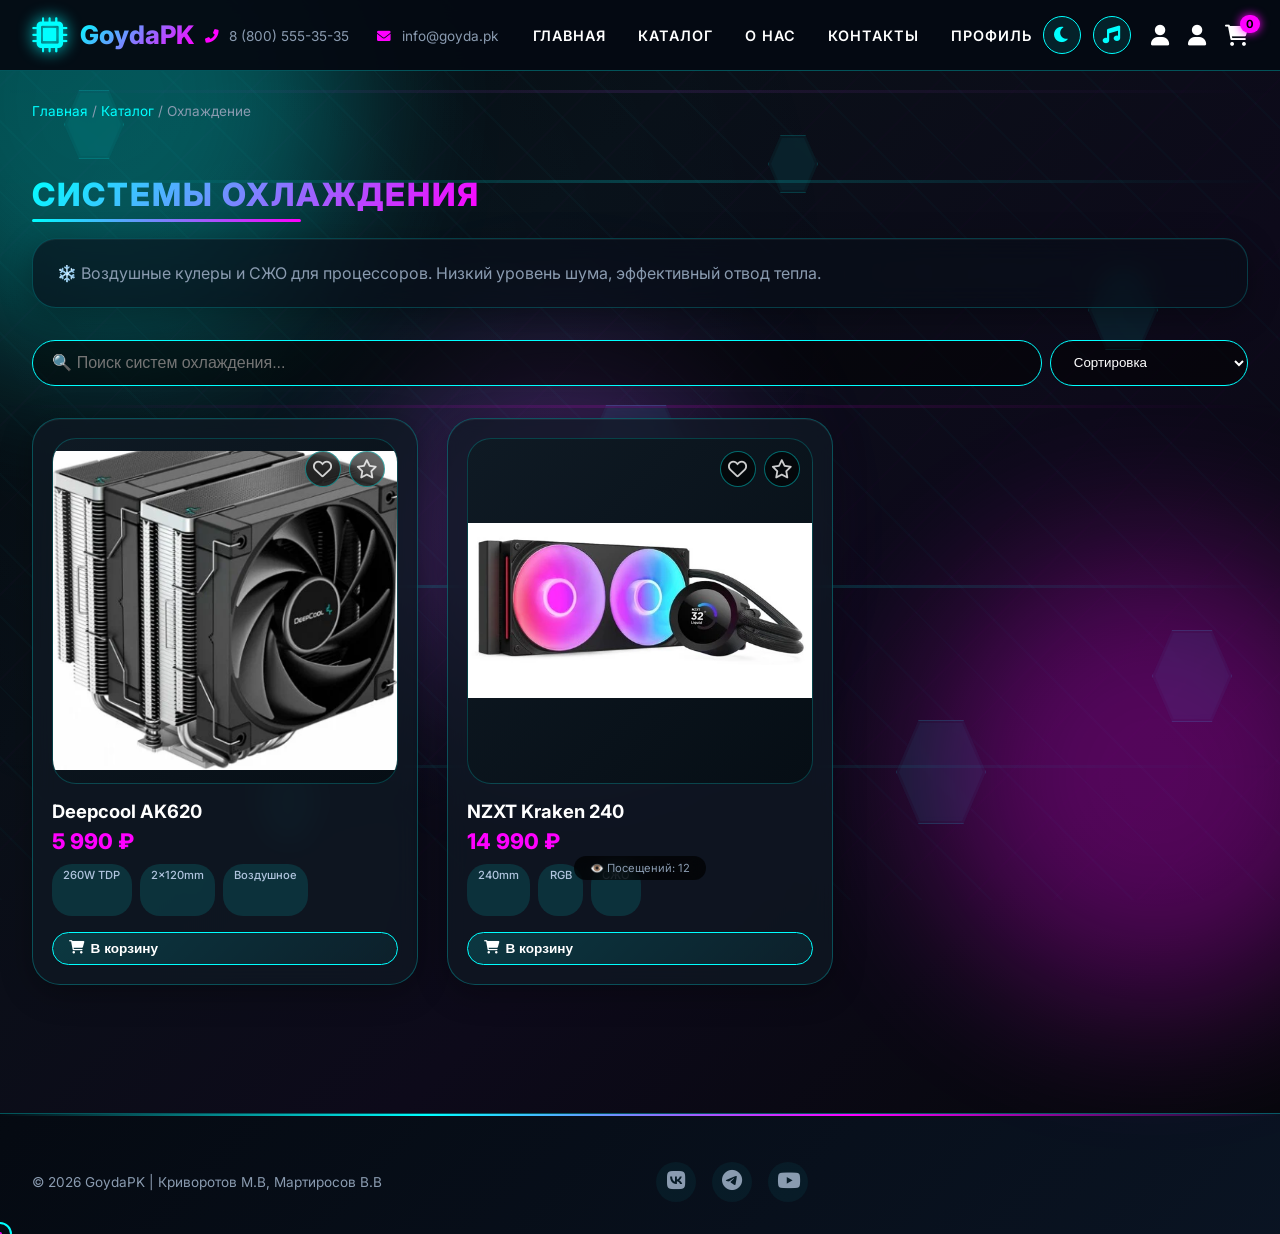
<file: categoty-cooling.html>
<!DOCTYPE html>
<html lang="ru">
<head>
  <meta charset="UTF-8">
  <meta name="viewport" content="width=device-width, initial-scale=1.0">
  <title>GoydaPK — Охлаждение</title>
  <link rel="stylesheet" href="style.css">
  <link rel="stylesheet" href="https://cdnjs.cloudflare.com/ajax/libs/font-awesome/6.0.0-beta3/css/all.min.css">
  <link href="https://fonts.googleapis.com/css2?family=Inter:opsz,wght@14..32,400;14..32,600;14..32,800&display=swap" rel="stylesheet">
</head>
<body>
  <div class="content">
    <header class="page-header">
      <div class="logo-area">
        <a href="index.html">
          <i class="fas fa-microchip logo-icon"></i>
          <div class="logo-text">Goyda<span>PK</span></div>
        </a>
      </div>
      <div class="contact-info">
        <span><i class="fas fa-phone-alt"></i> 8 (800) 555-35-35</span>
        <span><i class="fas fa-envelope"></i> info@goyda.pk</span>
      </div>
      <nav class="main-nav">
        <ul>
          <li><a href="index.html">Главная</a></li>
          <li><a href="catalog.html">Каталог</a></li>
          <li><a href="about.html">О нас</a></li>
          <li><a href="contacts.html">Контакты</a></li>
          <li><a href="profile.html">Профиль</a></li>
        </ul>
      </nav>
      <div class="header-icons">
        <a href="login.html"><i class="fas fa-user"></i></a>
        <a href="cart.html"><i class="fas fa-shopping-cart"></i><span class="cart-badge">0</span></a>
      </div>
    </header>

    <main class="container">
      <nav class="breadcrumbs">
        <a href="index.html">Главная</a> /
        <a href="catalog.html">Каталог</a> /
        <span>Охлаждение</span>
      </nav>

      <h1 class="section-title">
        <span class="title-gradient">Системы охлаждения</span>
      </h1>

      <div class="category-description glass" style="padding: 1.5rem; margin-bottom: 2rem;">
        <p style="color: var(--text-gray);">❄️ Воздушные кулеры и СЖО для процессоров. Низкий уровень шума, эффективный отвод тепла.</p>
      </div>

      <div class="search-sort">
        <div class="search-bar">
          <input type="text" id="searchInput" class="search-input" placeholder="🔍 Поиск систем охлаждения...">
          <select id="sortSelect" class="sort-select">
            <option value="default">Сортировка</option>
            <option value="price-asc">Цена: по возрастанию</option>
            <option value="price-desc">Цена: по убыванию</option>
          </select>
        </div>
      </div>

      <div class="product-grid" id="productsGrid">
        <!-- Deepcool AK620 -->
        <div class="product-card glass" data-price="5990" data-id="11">
          <div class="product-image">
            <img src="images/Deepcool AK620 (1).png" alt="Deepcool AK620">
            <div class="product-actions-buttons">
              <button class="btn-icon wishlist-btn" data-id="11" data-name="Deepcool AK620" data-price="5990" data-icon="fa-fan"><i class="far fa-heart"></i></button>
              <button class="btn-icon review-btn" data-id="11" data-name="Deepcool AK620"><i class="far fa-star"></i></button>
            </div>
          </div>
          <div class="product-info">
            <h3 class="product-title">Deepcool AK620</h3>
            <div class="product-price">5 990 ₽</div>
            <div class="product-specs"><span>260W TDP</span><span>2x120mm</span><span>Воздушное</span></div>
            <button class="btn-small btn-add-to-cart" data-id="11" data-name="Deepcool AK620" data-price="5990" data-icon="fa-fan"><i class="fas fa-shopping-cart"></i> В корзину</button>
          </div>
        </div>

        <!-- NZXT Kraken 240 -->
        <div class="product-card glass" data-price="14990" data-id="12">
          <div class="product-image">
            <img src="images/NZXT Kraken 240 (1).png" alt="NZXT Kraken 240">
            <div class="product-actions-buttons">
              <button class="btn-icon wishlist-btn" data-id="12" data-name="NZXT Kraken 240" data-price="14990" data-icon="fa-fan"><i class="far fa-heart"></i></button>
              <button class="btn-icon review-btn" data-id="12" data-name="NZXT Kraken 240"><i class="far fa-star"></i></button>
            </div>
          </div>
          <div class="product-info">
            <h3 class="product-title">NZXT Kraken 240</h3>
            <div class="product-price">14 990 ₽</div>
            <div class="product-specs"><span>240mm</span><span>RGB</span><span>СЖО</span></div>
            <button class="btn-small btn-add-to-cart" data-id="12" data-name="NZXT Kraken 240" data-price="14990" data-icon="fa-fan"><i class="fas fa-shopping-cart"></i> В корзину</button>
          </div>
        </div>
      </div>
    </main>

    <footer class="page-footer">
      <div class="footer-copy">© 2026 GoydaPK | Криворотов М.В, Мартиросов В.В</div>
      <div class="footer-social">
        <a href="#" class="social-icon"><i class="fab fa-vk"></i></a>
        <a href="#" class="social-icon"><i class="fab fa-telegram"></i></a>
        <a href="#" class="social-icon"><i class="fab fa-youtube"></i></a>
      </div>
    </footer>
  </div>

  <div id="reviewModal" class="modal">
    <div class="modal-content glass">
      <h3>Написать отзыв</h3>
      <div class="star-rating">
        <i class="far fa-star"></i><i class="far fa-star"></i><i class="far fa-star"></i><i class="far fa-star"></i><i class="far fa-star"></i>
      </div>
      <textarea id="reviewText" rows="4" placeholder="Ваш отзыв..."></textarea>
      <div style="display: flex; gap: 1rem; justify-content: flex-end;">
        <button class="btn-outline close-modal">Отмена</button>
        <button class="btn-neon" id="submitReview">Отправить</button>
      </div>
    </div>
  </div>

  <script src="javascript.js"></script>
  <script>
    function initSearch() {
      const searchInput = document.getElementById('searchInput');
      if (searchInput) searchInput.oninput = () => {
        const query = searchInput.value.toLowerCase();
        document.querySelectorAll('.product-card').forEach(product => {
          const title = product.querySelector('.product-title')?.textContent.toLowerCase() || '';
          product.style.display = title.includes(query) ? 'block' : 'none';
        });
      };
    }

    function initSort() {
      const sortSelect = document.getElementById('sortSelect');
      if (sortSelect) sortSelect.onchange = () => {
        const products = Array.from(document.querySelectorAll('.product-card'));
        const grid = document.getElementById('productsGrid');
        products.sort((a, b) => {
          const priceA = parseInt(a.dataset.price);
          const priceB = parseInt(b.dataset.price);
          if (sortSelect.value === 'price-asc') return priceA - priceB;
          if (sortSelect.value === 'price-desc') return priceB - priceA;
          return 0;
        });
        products.forEach(p => grid.appendChild(p));
      };
    }

    document.addEventListener('DOMContentLoaded', () => {
      initSearch();
      initSort();
      if (typeof initProductButtons === 'function') initProductButtons();
      if (typeof updateCartBadge === 'function') updateCartBadge();
      if (typeof updateWishlistButtons === 'function') updateWishlistButtons();
    });
  </script>
</body>
</html>
</file>
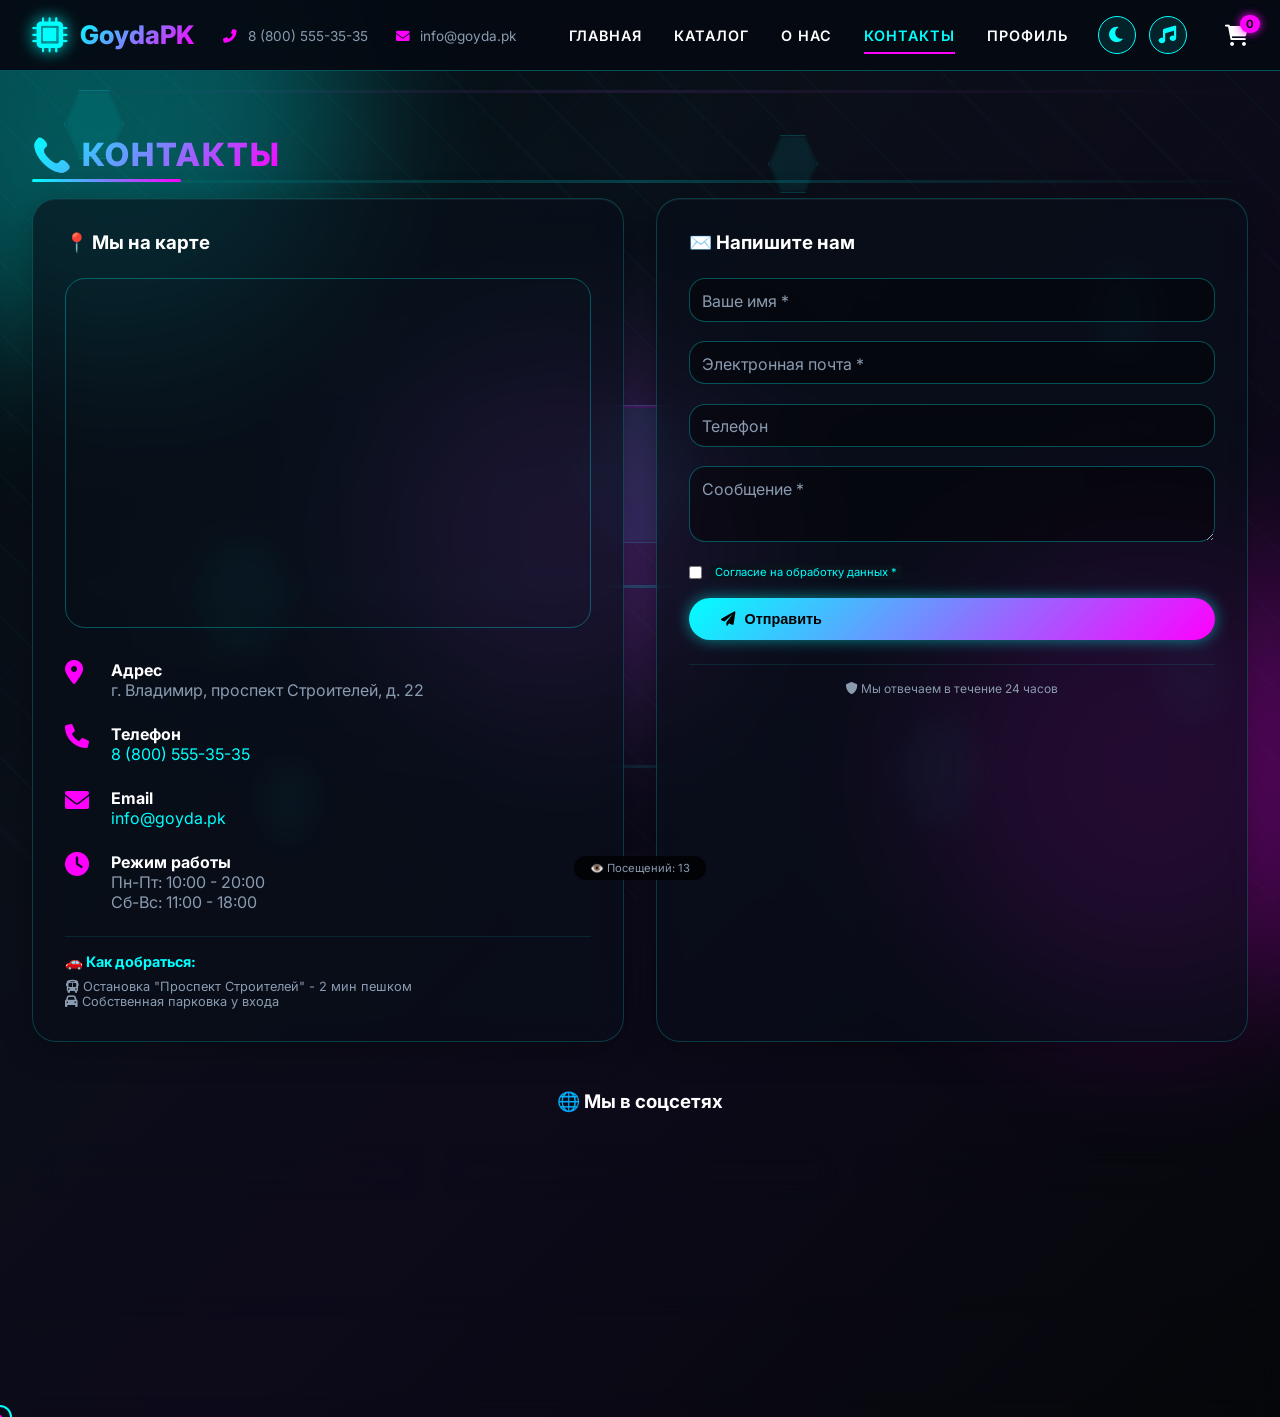
<file: contacts.html>
<!DOCTYPE html>
<html lang="ru">
<head>
  <meta charset="UTF-8">
  <meta name="viewport" content="width=device-width, initial-scale=1.0">
  <title>GoydaPK — Контакты</title>
  <link rel="stylesheet" href="style.css">
  <link rel="stylesheet" href="https://cdnjs.cloudflare.com/ajax/libs/font-awesome/6.0.0-beta3/css/all.min.css">
  <link href="https://fonts.googleapis.com/css2?family=Inter:opsz,wght@14..32,400;14..32,600;14..32,800&display=swap" rel="stylesheet">
  <style>
    .map-container {
      position: relative;
      width: 100%;
      height: 350px;
      border-radius: 20px;
      overflow: hidden;
      border: 1px solid rgba(0,255,255,0.3);
      margin-bottom: 1rem;
    }
    .map-container iframe {
      width: 100%;
      height: 100%;
      border: none;
    }
    .detail-item {
      transition: transform 0.2s ease;
    }
    .detail-item:hover {
      transform: translateX(5px);
    }
    .detail-item a {
      color: var(--neon-cyan);
      text-decoration: none;
    }
    .detail-item a:hover {
      text-decoration: underline;
    }
  </style>
</head>
<body>
  <div class="content">
    <header class="page-header">
      <div class="logo-area">
        <a href="index.html">
          <i class="fas fa-microchip logo-icon"></i>
          <div class="logo-text">Goyda<span>PK</span></div>
        </a>
      </div>
      <div class="contact-info">
        <span><i class="fas fa-phone-alt"></i> 8 (800) 555-35-35</span>
        <span><i class="fas fa-envelope"></i> info@goyda.pk</span>
      </div>
      <nav class="main-nav">
        <ul>
          <li><a href="index.html">Главная</a></li>
          <li><a href="catalog.html">Каталог</a></li>
          <li><a href="about.html">О нас</a></li>
          <li><a href="contacts.html" class="active">Контакты</a></li>
          <li><a href="profile.html">Профиль</a></li>
        </ul>
      </nav>
      <div class="header-icons">
        <div class="user-menu-area"></div>
        <a href="cart.html"><i class="fas fa-shopping-cart"></i><span class="cart-badge">0</span></a>
      </div>
    </header>

    <main class="container">
      <h1 class="section-title">
        <span class="title-gradient">📞 Контакты</span>
      </h1>
      
      <div class="contacts-grid">
        <div class="contact-info-card glass" style="padding: 2rem;">
          <h3 style="margin-bottom: 1.5rem;">📍 Мы на карте</h3>
          
          
          <div class="map-container">
            <iframe 
              src="https://yandex.ru/map-widget/v1/?text=Владимир%20проспект%20Строителей%2022&ll=40.407%2C56.129&z=18&pt=40.407%2C56.129"
              width="100%" 
              height="350" 
              frameborder="0"
              loading="lazy"
              allowfullscreen="true">
            </iframe>
          </div>
          
          <div class="contact-details" style="margin-top: 2rem;">
            <div class="detail-item">
              <i class="fas fa-map-marker-alt" style="color: var(--neon-pink); width: 30px;"></i>
              <div>
                <h4>Адрес</h4>
                <p style="color: var(--text-gray);">г. Владимир, проспект Строителей, д. 22</p>
              </div>
            </div>
            <div class="detail-item">
              <i class="fas fa-phone" style="color: var(--neon-pink); width: 30px;"></i>
              <div>
                <h4>Телефон</h4>
                <a href="tel:88005553535">8 (800) 555-35-35</a>
              </div>
            </div>
            <div class="detail-item">
              <i class="fas fa-envelope" style="color: var(--neon-pink); width: 30px;"></i>
              <div>
                <h4>Email</h4>
                <a href="mailto:info@goyda.pk">info@goyda.pk</a>
              </div>
            </div>
            <div class="detail-item">
              <i class="fas fa-clock" style="color: var(--neon-pink); width: 30px;"></i>
              <div>
                <h4>Режим работы</h4>
                <p style="color: var(--text-gray);">Пн-Пт: 10:00 - 20:00<br>Сб-Вс: 11:00 - 18:00</p>
              </div>
            </div>
          </div>
          
          
          <div style="margin-top: 1.5rem; padding-top: 1rem; border-top: 1px solid rgba(0,255,255,0.1);">
            <h4 style="color: var(--neon-cyan); font-size: 0.9rem; margin-bottom: 0.5rem;">🚗 Как добраться:</h4>
            <p style="color: var(--text-gray); font-size: 0.8rem;">
              <i class="fas fa-bus"></i> Остановка "Проспект Строителей" - 2 мин пешком<br>
              <i class="fas fa-car"></i> Собственная парковка у входа
            </p>
          </div>
        </div>

        <div class="contact-form-card glass" style="padding: 2rem;">
          <h3 style="margin-bottom: 1.5rem;">✉️ Напишите нам</h3>
          <form id="feedbackForm">
            <div class="form-group">
              <input type="text" id="name" placeholder=" " required>
              <label for="name">Ваше имя *</label>
            </div>
            <div class="form-group">
              <input type="email" id="email" placeholder=" " required>
              <label for="email">Электронная почта *</label>
            </div>
            <div class="form-group">
              <input type="tel" id="phone" placeholder=" ">
              <label for="phone">Телефон</label>
            </div>
            <div class="form-group">
              <textarea id="message" rows="3" placeholder=" " required></textarea>
              <label for="message">Сообщение *</label>
            </div>
            <div class="form-group checkbox" style="display: flex; align-items: center; gap: 0.5rem;">
              <input type="checkbox" id="agree" style="width: auto;" required>
              <label for="agree" style="position: static;">Согласие на обработку данных *</label>
            </div>
            <button type="submit" class="btn btn-neon" style="width: 100%;">
              <i class="fas fa-paper-plane"></i> Отправить
            </button>
          </form>
          
          <div style="margin-top: 1.5rem; padding-top: 1rem; border-top: 1px solid rgba(0,255,255,0.1);">
            <p style="color: var(--text-gray); font-size: 0.75rem; text-align: center;">
              <i class="fas fa-shield-alt"></i> Мы отвечаем в течение 24 часов
            </p>
          </div>
        </div>
      </div>

      <div class="social-links-section" style="margin-top: 3rem;">
        <h3 style="text-align: center; margin-bottom: 1.5rem;">🌐 Мы в соцсетях</h3>
        <div class="social-grid">
          <a href="https://vk.com/club228347080" target="_blank" class="social-card glass">
            <i class="fab fa-vk"></i>
            <span>ВКонтакте</span>
          </a>
          <a href="https://t.me/goydapk" target="_blank" class="social-card glass">
            <i class="fab fa-telegram"></i>
            <span>Telegram</span>
          </a>
          <a href="https://www.youtube.com/@GoydaPK" target="_blank" class="social-card glass">
            <i class="fab fa-youtube"></i>
            <span>YouTube</span>
          </a>
        </div>
      </div>
    </main>

    <footer class="page-footer">
      <div class="footer-copy">© 2026 GoydaPK | Криворотов М.В, Мартиросов В.В</div>
      <div class="footer-social">
        <a href="#" class="social-icon"><i class="fab fa-vk"></i></a>
        <a href="#" class="social-icon"><i class="fab fa-telegram"></i></a>
        <a href="#" class="social-icon"><i class="fab fa-youtube"></i></a>
      </div>
    </footer>
  </div>

  <script src="javascript.js"></script>
  <script>
    document.addEventListener('DOMContentLoaded', function() {
      const feedbackForm = document.getElementById('feedbackForm');
      if (feedbackForm) {
        feedbackForm.onsubmit = (e) => {
          e.preventDefault();
          
          const name = document.getElementById('name')?.value.trim();
          const email = document.getElementById('email')?.value.trim();
          const message = document.getElementById('message')?.value.trim();
          const agree = document.getElementById('agree')?.checked;
          
          if (!name) { showToast('❌ Введите ваше имя', true); return; }
          if (!email || !email.includes('@')) { showToast('❌ Введите корректный email', true); return; }
          if (!message) { showToast('❌ Введите сообщение', true); return; }
          if (!agree) { showToast('❌ Подтвердите согласие на обработку данных', true); return; }
          
          showToast('✉️ Сообщение отправлено! Мы свяжемся с вами.');
          feedbackForm.reset();
        };
      }
      
      function showToast(message, isError = false) {
        const toast = document.createElement('div');
        toast.className = 'toast';
        toast.innerHTML = `<i class="fas ${isError ? 'fa-exclamation-circle' : 'fa-check-circle'}"></i> ${message}`;
        if (isError) toast.style.background = 'linear-gradient(135deg, #ff4444, #ff0066)';
        document.body.appendChild(toast);
        setTimeout(() => toast.remove(), 3000);
      }
      
      window.showToast = showToast;
    });
  </script>
</body>
</html>
</file>
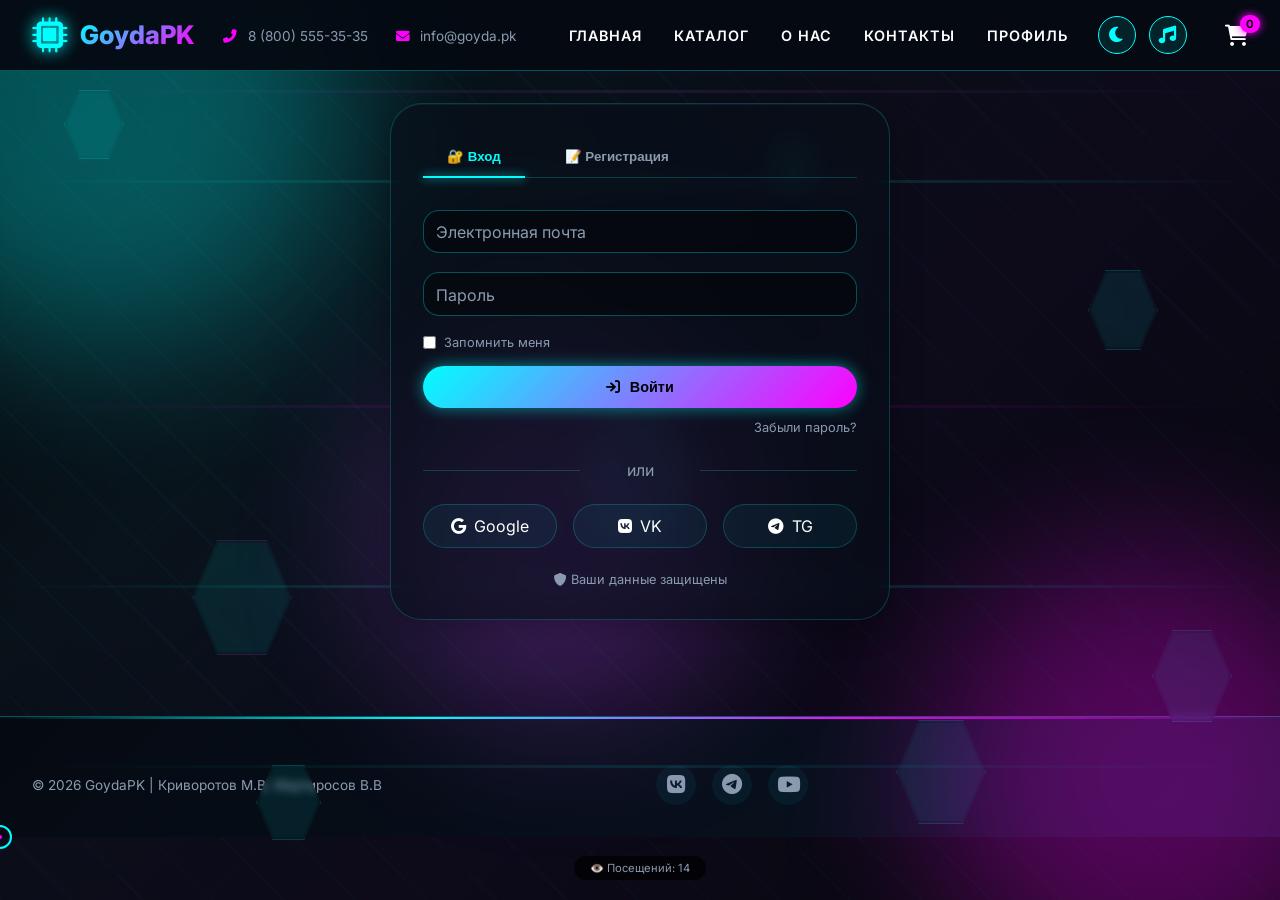
<file: login.html>
<!DOCTYPE html>
<html lang="ru">
<head>
  <meta charset="UTF-8">
  <meta name="viewport" content="width=device-width, initial-scale=1.0">
  <title>GoydaPK — Вход и регистрация</title>
  <link rel="stylesheet" href="style.css">
  <link rel="stylesheet" href="https://cdnjs.cloudflare.com/ajax/libs/font-awesome/6.0.0-beta3/css/all.min.css">
  <link href="https://fonts.googleapis.com/css2?family=Inter:opsz,wght@14..32,400;14..32,600;14..32,800&display=swap" rel="stylesheet">
  <style>
    .auth-container {
      max-width: 500px;
      margin: 0 auto;
    }
    .auth-tabs {
      display: flex;
      gap: 1rem;
      margin-bottom: 2rem;
      border-bottom: 1px solid rgba(0, 255, 255, 0.2);
    }
    .auth-tab-btn {
      background: transparent;
      border: none;
      padding: 0.8rem 1.5rem;
      color: var(--text-gray);
      font-weight: 600;
      cursor: pointer;
      transition: 0.2s ease;
      position: relative;
    }
    .auth-tab-btn.active {
      color: var(--neon-cyan);
    }
    .auth-tab-btn.active::after {
      content: '';
      position: absolute;
      bottom: -1px;
      left: 0;
      width: 100%;
      height: 2px;
      background: var(--neon-cyan);
      box-shadow: 0 0 10px var(--neon-cyan);
    }
    .auth-form {
      display: none;
      animation: fadeIn 0.2s ease;
    }
    .auth-form.active {
      display: block;
    }
    .form-group {
      position: relative;
      margin-bottom: 1.2rem;
    }
    .form-group input {
      width: 100%;
      padding: 0.8rem;
      background: rgba(0, 0, 0, 0.4);
      border: 1px solid rgba(0, 255, 255, 0.3);
      border-radius: 16px;
      color: white;
      font-size: 0.9rem;
      transition: 0.2s ease;
    }
    .form-group input:focus {
      border-color: var(--neon-cyan);
      outline: none;
      box-shadow: 0 0 10px rgba(0, 255, 255, 0.2);
    }
    .form-group input.error {
      border-color: #ff4444;
    }
    .form-group label {
      position: absolute;
      left: 0.8rem;
      top: 0.8rem;
      color: var(--text-gray);
      transition: 0.2s ease;
      pointer-events: none;
    }
    .form-group input:focus + label,
    .form-group input:not(:placeholder-shown) + label {
      top: -0.5rem;
      left: 0.5rem;
      font-size: 0.7rem;
      background: #0a121c;
      padding: 0 0.3rem;
      color: var(--neon-cyan);
    }
    .error-message {
      color: #ff4444;
      font-size: 0.7rem;
      margin-top: 0.3rem;
      display: none;
    }
    .error-message.show {
      display: block;
    }
    .form-row {
      display: grid;
      grid-template-columns: 1fr 1fr;
      gap: 1rem;
    }
    .btn {
      display: inline-flex;
      align-items: center;
      justify-content: center;
      gap: 0.6rem;
      padding: 0.8rem 2rem;
      border-radius: 40px;
      font-weight: 600;
      text-decoration: none;
      transition: 0.2s ease;
      cursor: pointer;
      border: none;
      width: 100%;
    }
    .btn-neon {
      background: linear-gradient(135deg, var(--neon-cyan), var(--neon-pink));
      color: #000;
    }
    .btn-neon:hover {
      transform: translateY(-2px);
      box-shadow: 0 0 20px rgba(0, 255, 255, 0.5);
    }
    .checkbox-group {
      display: flex;
      align-items: center;
      gap: 0.5rem;
      margin: 1rem 0;
    }
    .checkbox-group input {
      width: auto;
    }
    .checkbox-group label {
      position: static;
      color: var(--text-gray);
      font-size: 0.8rem;
    }
    .checkbox-group a {
      color: var(--neon-cyan);
      text-decoration: none;
    }
    .forgot-password {
      text-align: right;
      margin-top: 0.5rem;
    }
    .forgot-password a {
      color: var(--text-gray);
      font-size: 0.8rem;
      text-decoration: none;
    }
    .forgot-password a:hover {
      color: var(--neon-cyan);
    }
    .auth-divider {
      text-align: center;
      margin: 1.5rem 0;
      color: var(--text-gray);
      position: relative;
    }
    .auth-divider::before,
    .auth-divider::after {
      content: '';
      position: absolute;
      top: 50%;
      width: calc(50% - 60px);
      height: 1px;
      background: rgba(0, 255, 255, 0.2);
    }
    .auth-divider::before { left: 0; }
    .auth-divider::after { right: 0; }
    .social-login {
      display: flex;
      gap: 1rem;
      justify-content: center;
    }
    .social-login-btn {
      flex: 1;
      display: flex;
      align-items: center;
      justify-content: center;
      gap: 0.5rem;
      padding: 0.7rem;
      border-radius: 40px;
      background: rgba(0, 255, 255, 0.05);
      border: 1px solid rgba(0, 255, 255, 0.2);
      color: white;
      text-decoration: none;
      transition: 0.2s ease;
    }
    .social-login-btn:hover {
      border-color: var(--neon-cyan);
      background: rgba(0, 255, 255, 0.1);
      transform: translateY(-2px);
    }
    body.light-theme .social-login-btn {
      color: #1a1a2e;
    }
    @keyframes fadeIn {
      from { opacity: 0; transform: translateY(10px); }
      to { opacity: 1; transform: translateY(0); }
    }
  </style>
</head>
<body>
  <div class="content">
    <header class="page-header">
      <div class="logo-area">
        <a href="index.html">
          <i class="fas fa-microchip logo-icon"></i>
          <div class="logo-text">Goyda<span>PK</span></div>
        </a>
      </div>
      <div class="contact-info">
        <span><i class="fas fa-phone-alt"></i> 8 (800) 555-35-35</span>
        <span><i class="fas fa-envelope"></i> info@goyda.pk</span>
      </div>
      <nav class="main-nav">
        <ul>
          <li><a href="index.html">Главная</a></li>
          <li><a href="catalog.html">Каталог</a></li>
          <li><a href="about.html">О нас</a></li>
          <li><a href="contacts.html">Контакты</a></li>
          <li><a href="profile.html">Профиль</a></li>
        </ul>
      </nav>
      <div class="header-icons">
        <div class="user-menu-area"></div>
        <a href="cart.html"><i class="fas fa-shopping-cart"></i><span class="cart-badge">0</span></a>
      </div>
    </header>

    <main class="container">
      <div class="auth-container">
        <div class="glass" style="padding: 2rem; border-radius: 32px;">
          <div class="auth-tabs">
            <button class="auth-tab-btn active" data-tab="login">🔐 Вход</button>
            <button class="auth-tab-btn" data-tab="register">📝 Регистрация</button>
          </div>

          
          <form id="loginForm" class="auth-form active">
            <div class="form-group">
              <input type="email" id="loginEmail" placeholder=" " required>
              <label for="loginEmail">Электронная почта</label>
              <div class="error-message" id="loginEmailError"></div>
            </div>
            <div class="form-group">
              <input type="password" id="loginPassword" placeholder=" " required>
              <label for="loginPassword">Пароль</label>
              <div class="error-message" id="loginPasswordError"></div>
            </div>
            <div class="checkbox-group">
              <input type="checkbox" id="rememberMe">
              <label for="rememberMe">Запомнить меня</label>
            </div>
            <button type="submit" class="btn btn-neon">
              <i class="fas fa-arrow-right-to-bracket"></i> Войти
            </button>
            <div class="forgot-password">
              <a href="#" id="forgotPasswordLink">Забыли пароль?</a>
            </div>
          </form>

          
          <form id="registerForm" class="auth-form">
            <div class="form-row">
              <div class="form-group">
                <input type="text" id="regFirstName" placeholder=" " required>
                <label for="regFirstName">Имя *</label>
                <div class="error-message" id="regFirstNameError"></div>
              </div>
              <div class="form-group">
                <input type="text" id="regLastName" placeholder=" ">
                <label for="regLastName">Фамилия</label>
              </div>
            </div>
            <div class="form-group">
              <input type="email" id="regEmail" placeholder=" " required>
              <label for="regEmail">Электронная почта *</label>
              <div class="error-message" id="regEmailError"></div>
            </div>
            <div class="form-group">
              <input type="tel" id="regPhone" placeholder=" ">
              <label for="regPhone">Телефон</label>
            </div>
            <div class="form-group">
              <input type="password" id="regPassword" placeholder=" " required>
              <label for="regPassword">Пароль *</label>
              <div class="error-message" id="regPasswordError"></div>
            </div>
            <div class="form-group">
              <input type="password" id="regConfirmPassword" placeholder=" " required>
              <label for="regConfirmPassword">Подтвердите пароль *</label>
              <div class="error-message" id="regConfirmError"></div>
            </div>
            <div class="checkbox-group">
              <input type="checkbox" id="agreeTerms" required>
              <label for="agreeTerms">Я согласен с <a href="#">условиями использования</a> и <a href="#">политикой конфиденциальности</a></label>
            </div>
            <button type="submit" class="btn btn-neon">
              <i class="fas fa-user-plus"></i> Зарегистрироваться
            </button>
          </form>

          <div class="auth-divider">или</div>

          <div class="social-login">
            <a href="#" class="social-login-btn">
              <i class="fab fa-google"></i> Google
            </a>
            <a href="#" class="social-login-btn">
              <i class="fab fa-vk"></i> VK
            </a>
            <a href="#" class="social-login-btn">
              <i class="fab fa-telegram"></i> TG
            </a>
          </div>

          <div class="auth-info" style="text-align: center; margin-top: 1.5rem; color: var(--text-gray); font-size: 0.8rem;">
            <i class="fas fa-shield-alt"></i> Ваши данные защищены
          </div>
        </div>
      </div>
    </main>

    <footer class="page-footer">
      <div class="footer-copy">© 2026 GoydaPK | Криворотов М.В, Мартиросов В.В</div>
      <div class="footer-social">
        <a href="#" class="social-icon"><i class="fab fa-vk"></i></a>
        <a href="#" class="social-icon"><i class="fab fa-telegram"></i></a>
        <a href="#" class="social-icon"><i class="fab fa-youtube"></i></a>
      </div>
    </footer>
  </div>

  <script src="javascript.js"></script>
  <script>
    
    if (typeof window.preventAutoRedirect !== 'undefined') {
      window.preventAutoRedirect = true;
    }
    
    
    function getAllUsers() {
      const users = localStorage.getItem('registeredUsers');
      return users ? JSON.parse(users) : [];
    }

    function saveUser(user) {
      const users = getAllUsers();
      const existing = users.find(u => u.email === user.email);
      if (existing) return false;
      users.push(user);
      localStorage.setItem('registeredUsers', JSON.stringify(users));
      return true;
    }

    function findUserByEmail(email) {
      const users = getAllUsers();
      return users.find(u => u.email === email);
    }

    function showFormError(inputId, errorId, message) {
      const input = document.getElementById(inputId);
      const error = document.getElementById(errorId);
      if (input) input.classList.add('error');
      if (error) {
        error.textContent = message;
        error.classList.add('show');
      }
    }

    function clearFormError(inputId, errorId) {
      const input = document.getElementById(inputId);
      const error = document.getElementById(errorId);
      if (input) input.classList.remove('error');
      if (error) {
        error.textContent = '';
        error.classList.remove('show');
      }
    }

    function clearAllErrors(formId) {
      const form = document.getElementById(formId);
      if (!form) return;
      form.querySelectorAll('.form-group input').forEach(input => {
        input.classList.remove('error');
      });
      form.querySelectorAll('.error-message').forEach(err => {
        err.textContent = '';
        err.classList.remove('show');
      });
    }

    function showToast(message, isError = false, duration = 3000) {
      const toast = document.createElement('div');
      toast.className = 'toast';
      toast.innerHTML = `<i class="fas ${isError ? 'fa-exclamation-circle' : 'fa-check-circle'}"></i> ${message}`;
      if (isError) {
        toast.style.background = 'linear-gradient(135deg, #ff4444, #ff0066)';
      }
      document.body.appendChild(toast);
      setTimeout(() => toast.remove(), duration);
    }

    
    function setUserSession(userData) {
      const currentUser = {
        id: Date.now(),
        email: userData.email,
        name: `${userData.firstName || ''} ${userData.lastName || ''}`.trim() || userData.email.split('@')[0],
        phone: userData.phone || ''
      };
      
      localStorage.setItem('isLoggedIn', 'true');
      localStorage.setItem('userEmail', userData.email);
      localStorage.setItem('currentUser', JSON.stringify(currentUser));
      localStorage.setItem('profile', JSON.stringify({
        name: currentUser.name,
        email: userData.email,
        phone: currentUser.phone
      }));
      
      let users = JSON.parse(localStorage.getItem('users') || '[]');
      let existingUser = users.find(u => u.email === userData.email);
      if (!existingUser) {
        users.push(currentUser);
        localStorage.setItem('users', JSON.stringify(users));
      } else {
        existingUser.name = currentUser.name;
        existingUser.phone = currentUser.phone;
        localStorage.setItem('users', JSON.stringify(users));
      }
      
      if (typeof window.updateUserMenu === 'function') {
        window.updateUserMenu();
      }
      if (typeof window.updateCartBadge === 'function') {
        window.updateCartBadge();
      }
    }

    
    document.querySelectorAll('.auth-tab-btn').forEach(btn => {
      btn.onclick = () => {
        document.querySelectorAll('.auth-tab-btn').forEach(b => b.classList.remove('active'));
        btn.classList.add('active');
        document.querySelectorAll('.auth-form').forEach(form => form.classList.remove('active'));
        document.getElementById(`${btn.dataset.tab}Form`).classList.add('active');
        clearAllErrors('loginForm');
        clearAllErrors('registerForm');
      };
    });

    
    document.getElementById('loginForm').onsubmit = (e) => {
      e.preventDefault();
      clearAllErrors('loginForm');
      
      const email = document.getElementById('loginEmail').value.trim();
      const password = document.getElementById('loginPassword').value;
      let isValid = true;
      
      if (!email) {
        showFormError('loginEmail', 'loginEmailError', 'Введите email');
        isValid = false;
      } else if (!email.includes('@')) {
        showFormError('loginEmail', 'loginEmailError', 'Введите корректный email');
        isValid = false;
      }
      
      if (!password) {
        showFormError('loginPassword', 'loginPasswordError', 'Введите пароль');
        isValid = false;
      }
      
      if (!isValid) return;
      
      const user = findUserByEmail(email);
      
      if (!user) {
        showFormError('loginEmail', 'loginEmailError', 'Пользователь с таким email не найден');
        return;
      }
      
      if (user.password !== password) {
        showFormError('loginPassword', 'loginPasswordError', 'Неверный пароль');
        return;
      }
      
      
      setUserSession({
        email: user.email,
        firstName: user.firstName || '',
        lastName: user.lastName || '',
        phone: user.phone || ''
      });
      
      showToast('Добро пожаловать!');
      
      const urlParams = new URLSearchParams(window.location.search);
      let redirectTo = urlParams.get('redirect');
      if (!redirectTo || redirectTo === 'login.html' || redirectTo === 'null') {
        redirectTo = 'profile.html';
      }
      
      
      window.location.href = redirectTo;
    };

    
    document.getElementById('registerForm').onsubmit = (e) => {
      e.preventDefault();
      clearAllErrors('registerForm');
      
      const firstName = document.getElementById('regFirstName').value.trim();
      const lastName = document.getElementById('regLastName').value.trim();
      const email = document.getElementById('regEmail').value.trim();
      const phone = document.getElementById('regPhone').value.trim();
      const password = document.getElementById('regPassword').value;
      const confirmPassword = document.getElementById('regConfirmPassword').value;
      const agreeTerms = document.getElementById('agreeTerms').checked;
      
      let isValid = true;
      
      if (!firstName) {
        showFormError('regFirstName', 'regFirstNameError', 'Введите имя');
        isValid = false;
      } else if (firstName.length < 2) {
        showFormError('regFirstName', 'regFirstNameError', 'Имя должно содержать минимум 2 символа');
        isValid = false;
      }
      
      if (!email) {
        showFormError('regEmail', 'regEmailError', 'Введите email');
        isValid = false;
      } else if (!email.includes('@') || !email.includes('.')) {
        showFormError('regEmail', 'regEmailError', 'Введите корректный email');
        isValid = false;
      } else {
        const existing = findUserByEmail(email);
        if (existing) {
          showFormError('regEmail', 'regEmailError', 'Пользователь с таким email уже существует');
          isValid = false;
        }
      }
      
      if (!password) {
        showFormError('regPassword', 'regPasswordError', 'Введите пароль');
        isValid = false;
      } else if (password.length < 6) {
        showFormError('regPassword', 'regPasswordError', 'Пароль должен содержать минимум 6 символов');
        isValid = false;
      }
      
      if (password !== confirmPassword) {
        showFormError('regConfirmPassword', 'regConfirmError', 'Пароли не совпадают');
        isValid = false;
      }
      
      if (!agreeTerms) {
        showToast('Подтвердите согласие с условиями', true);
        isValid = false;
      }
      
      if (!isValid) return;
      
      const userData = {
        firstName: firstName,
        lastName: lastName,
        email: email,
        phone: phone,
        password: password,
        registeredAt: new Date().toISOString()
      };
      
      const saved = saveUser(userData);
      if (!saved) {
        showFormError('regEmail', 'regEmailError', 'Пользователь с таким email уже существует');
        return;
      }
      
      
      setUserSession(userData);
      
      showToast('Регистрация прошла успешно!');
      
      const urlParams = new URLSearchParams(window.location.search);
      let redirectTo = urlParams.get('redirect');
      if (!redirectTo || redirectTo === 'login.html' || redirectTo === 'null') {
        redirectTo = 'profile.html';
      }
      
      window.location.href = redirectTo;
    };

    
    document.getElementById('forgotPasswordLink').onclick = (e) => {
      e.preventDefault();
      showToast('📧 Инструкция по восстановлению отправлена на вашу почту (демо-режим)', false, 4000);
    };

    
    if (localStorage.getItem('isLoggedIn') === 'true') {
      const urlParams = new URLSearchParams(window.location.search);
      let redirectTo = urlParams.get('redirect');
      if (!redirectTo || redirectTo === 'login.html' || redirectTo === 'null') {
        redirectTo = 'profile.html';
      }
      if (redirectTo !== 'login.html' && redirectTo !== window.location.pathname) {
        window.location.href = redirectTo;
      }
    }

    
    const inputs = document.querySelectorAll('.form-group input');
    inputs.forEach(input => {
      input.addEventListener('input', () => {
        input.classList.remove('error');
        const errorDiv = input.parentElement.querySelector('.error-message');
        if (errorDiv) {
          errorDiv.textContent = '';
          errorDiv.classList.remove('show');
        }
      });
    });
  </script>
</body>
</html>
</file>
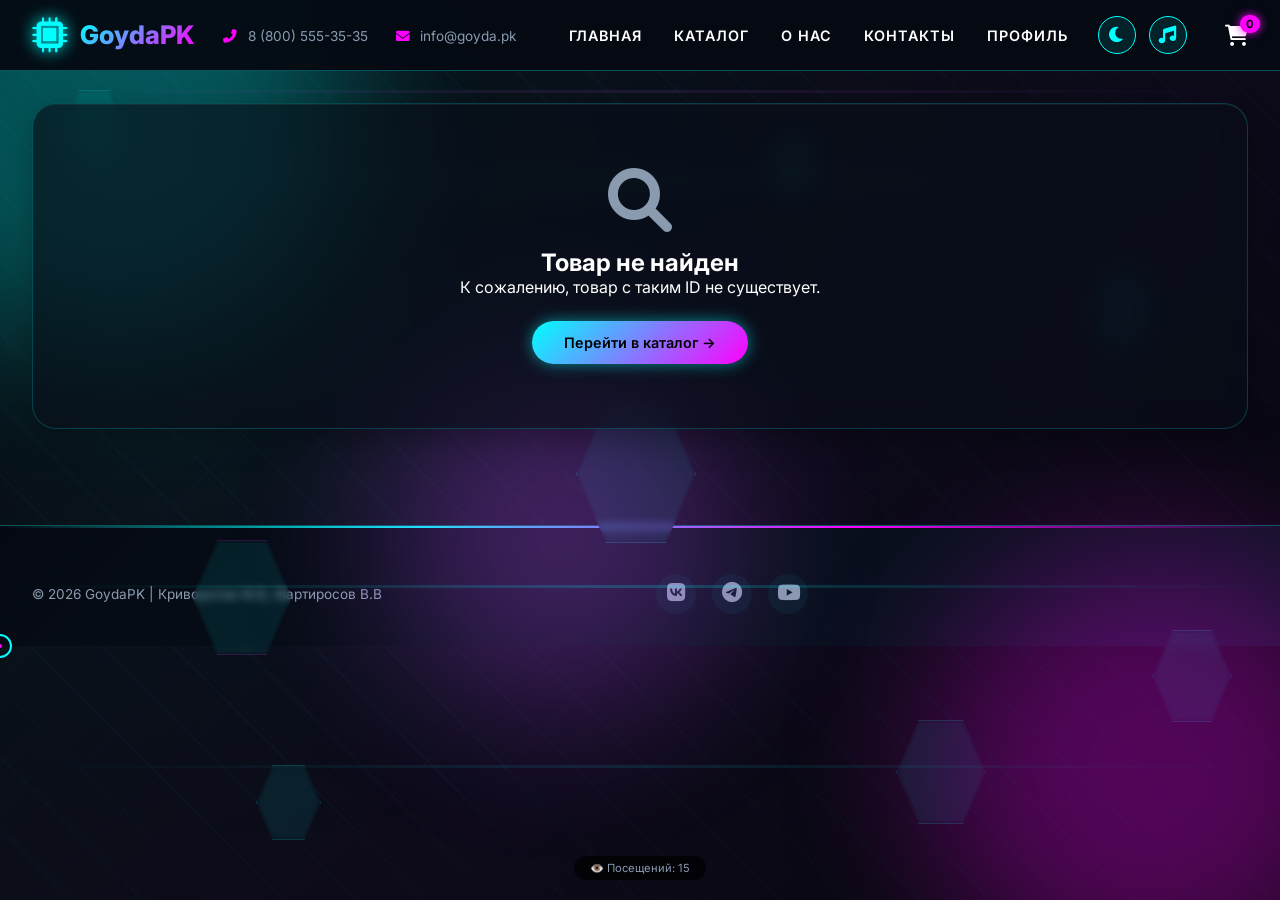
<file: product.html>
<!DOCTYPE html>
<html lang="ru">
<head>
  <meta charset="UTF-8">
  <meta name="viewport" content="width=device-width, initial-scale=1.0">
  <title>GoydaPK — Товар</title>
  <link rel="stylesheet" href="style.css">
  <link rel="stylesheet" href="https://cdnjs.cloudflare.com/ajax/libs/font-awesome/6.0.0-beta3/css/all.min.css">
  <link href="https://fonts.googleapis.com/css2?family=Inter:opsz,wght@14..32,400;14..32,600;14..32,800&display=swap" rel="stylesheet">
  <style>
    .product-gallery {
      display: flex;
      flex-direction: column;
      gap: 1rem;
    }
    .main-image {
      position: relative;
      background: linear-gradient(135deg, #0a121c, #051018);
      border-radius: 28px;
      overflow: hidden;
      aspect-ratio: 1;
      display: flex;
      align-items: center;
      justify-content: center;
      border: 1px solid rgba(0, 255, 255, 0.2);
    }
    .main-image img {
      width: 100%;
      height: 100%;
      object-fit: contain;
      transition: transform 0.2s ease;
    }
    .main-image:hover img {
      transform: scale(1.05);
    }
    .nav-arrows {
      position: absolute;
      top: 50%;
      transform: translateY(-50%);
      width: 100%;
      display: flex;
      justify-content: space-between;
      padding: 0 1rem;
      pointer-events: none;
    }
    .nav-arrows button {
      pointer-events: auto;
      background: rgba(0,0,0,0.6);
      border: 1px solid var(--neon-cyan);
      color: white;
      width: 40px;
      height: 40px;
      border-radius: 50%;
      cursor: pointer;
      transition: 0.2s ease;
      font-size: 1.2rem;
    }
    .nav-arrows button:hover {
      background: var(--neon-cyan);
      color: #000;
      transform: scale(1.1);
    }
    .thumbnail-list {
      display: flex;
      gap: 0.8rem;
      overflow-x: auto;
      padding-bottom: 0.5rem;
    }
    .thumbnail {
      width: 80px;
      height: 80px;
      border-radius: 16px;
      overflow: hidden;
      cursor: pointer;
      border: 2px solid transparent;
      transition: 0.2s ease;
      flex-shrink: 0;
    }
    .thumbnail img {
      width: 100%;
      height: 100%;
      object-fit: cover;
    }
    .thumbnail.active {
      border-color: var(--neon-cyan);
      box-shadow: 0 0 15px var(--neon-cyan);
    }
    .thumbnail:hover {
      transform: translateY(-3px);
      border-color: var(--neon-pink);
    }
    .image-counter {
      position: absolute;
      bottom: 10px;
      right: 15px;
      background: rgba(0,0,0,0.7);
      padding: 4px 10px;
      border-radius: 20px;
      font-size: 0.8rem;
      color: var(--neon-cyan);
    }
    .product-not-found {
      text-align: center;
      padding: 4rem 2rem;
    }
    .product-not-found i {
      font-size: 4rem;
      color: var(--text-gray);
      margin-bottom: 1rem;
    }
    .loading-spinner {
      text-align: center;
      padding: 4rem;
    }
    .loading-spinner i {
      font-size: 3rem;
      color: var(--neon-cyan);
      animation: spin 1s linear infinite;
    }
    @keyframes spin {
      from { transform: rotate(0deg); }
      to { transform: rotate(360deg); }
    }
    @media (max-width: 768px) {
      .thumbnail { width: 60px; height: 60px; }
      .nav-arrows button { width: 30px; height: 30px; font-size: 0.9rem; }
    }
  </style>
</head>
<body>
  <div class="content">
    <header class="page-header">
      <div class="logo-area">
        <a href="index.html">
          <i class="fas fa-microchip logo-icon"></i>
          <div class="logo-text">Goyda<span>PK</span></div>
        </a>
      </div>
      <div class="contact-info">
        <span><i class="fas fa-phone-alt"></i> 8 (800) 555-35-35</span>
        <span><i class="fas fa-envelope"></i> info@goyda.pk</span>
      </div>
      <nav class="main-nav">
        <ul>
          <li><a href="index.html">Главная</a></li>
          <li><a href="catalog.html">Каталог</a></li>
          <li><a href="about.html">О нас</a></li>
          <li><a href="contacts.html">Контакты</a></li>
          <li><a href="profile.html">Профиль</a></li>
        </ul>
      </nav>
      <div class="header-icons">
        <div class="user-menu-area"></div>
        <a href="cart.html"><i class="fas fa-shopping-cart"></i><span class="cart-badge">0</span></a>
      </div>
    </header>

    <main class="container">
      <div id="productContent">
        
        <div class="loading-spinner">
          <i class="fas fa-microchip fa-spin"></i>
          <p>Загрузка товара...</p>
        </div>
      </div>
    </main>

    <footer class="page-footer">
      <div class="footer-copy">© 2026 GoydaPK | Криворотов М.В, Мартиросов В.В</div>
      <div class="footer-social">
        <a href="#" class="social-icon"><i class="fab fa-vk"></i></a>
        <a href="#" class="social-icon"><i class="fab fa-telegram"></i></a>
        <a href="#" class="social-icon"><i class="fab fa-youtube"></i></a>
      </div>
    </footer>
  </div>

  <div id="reviewModal" class="modal">
    <div class="modal-content glass">
      <h3>Написать отзыв</h3>
      <div class="star-rating">
        <i class="far fa-star" data-rating="1"></i>
        <i class="far fa-star" data-rating="2"></i>
        <i class="far fa-star" data-rating="3"></i>
        <i class="far fa-star" data-rating="4"></i>
        <i class="far fa-star" data-rating="5"></i>
      </div>
      <textarea id="reviewText" rows="4" placeholder="Ваш отзыв..."></textarea>
      <div style="display: flex; gap: 1rem; justify-content: flex-end;">
        <button class="btn-outline close-modal">Отмена</button>
        <button class="btn-neon" id="submitReview">Отправить</button>
      </div>
    </div>
  </div>

  <script src="javascript.js"></script>
  <script>
    
    const products = {
      1: { 
        id: 1, 
        name: "Intel Core i5-13400", 
        price: 17490, 
        icon: "fa-microchip",
        category: "cpu", 
        categoryName: "Процессоры", 
        hasSale: true,
        specs: ["10 ядер", "4.6 ГГц", "LGA1700", "20 МБ кэш", "65W TDP"], 
        fullSpecs: [
          { label: "Производитель", value: "Intel" },
          { label: "Модель", value: "Core i5-13400" },
          { label: "Количество ядер", value: "10 (6 производительных + 4 энергоэффективных)" },
          { label: "Максимальная частота", value: "4.6 ГГц" },
          { label: "Сокет", value: "LGA1700" },
          { label: "Кэш-память", value: "20 МБ" },
          { label: "Техпроцесс", value: "10 нм" },
          { label: "Поддержка памяти", value: "DDR4-3200, DDR5-4800" },
          { label: "TDP", value: "65 Вт" }
        ], 
        description: "Intel Core i5-13400 — это мощный процессор для игр и рабочих задач.",
        fullDescription: "<p>Intel Core i5-13400 — это процессор среднего сегмента, который предлагает отличное соотношение цены и производительности. Отлично подходит для современных игр и профессиональных приложений.</p>"
      },
      2: { 
        id: 2, 
        name: "AMD Ryzen 5 5600X", 
        price: 13590, 
        icon: "fa-microchip",
        category: "cpu", 
        categoryName: "Процессоры", 
        hasSale: false,
        specs: ["6 ядер", "4.6 ГГц", "AM4", "32 МБ кэш", "65W TDP"], 
        fullSpecs: [
          { label: "Производитель", value: "AMD" },
          { label: "Модель", value: "Ryzen 5 5600X" },
          { label: "Количество ядер", value: "6" },
          { label: "Количество потоков", value: "12" },
          { label: "Максимальная частота", value: "4.6 ГГц" },
          { label: "Сокет", value: "AM4" },
          { label: "Кэш-память L3", value: "32 МБ" },
          { label: "Техпроцесс", value: "7 нм" },
          { label: "TDP", value: "65 Вт" }
        ], 
        description: "AMD Ryzen 5 5600X — идеальный выбор для игр и работы.",
        fullDescription: "<p>AMD Ryzen 5 5600X — это шестиядерный процессор на архитектуре Zen 3. Обеспечивает отличную производительность в играх и приложениях.</p>"
      },
      3: { 
        id: 3, 
        name: "Kingston Fury 16GB", 
        price: 8990, 
        icon: "fa-memory",
        category: "ram", 
        categoryName: "Оперативная память", 
        hasSale: false,
        specs: ["DDR4", "3200 МГц", "CL16", "16GB", "2x8GB"], 
        fullSpecs: [
          { label: "Тип памяти", value: "DDR4" },
          { label: "Объем", value: "16 ГБ (2x8 ГБ)" },
          { label: "Частота", value: "3200 МГц" },
          { label: "Тайминги", value: "CL16-18-18" }
        ], 
        description: "Kingston Fury Beast 16GB — высокопроизводительная оперативная память.",
        fullDescription: "<p>Kingston Fury Beast — это оперативная память для энтузиастов. Отличный выбор для игровых ПК.</p>"
      },
      4: { 
        id: 4, 
        name: "Corsair Vengeance 32GB", 
        price: 15990, 
        icon: "fa-memory",
        category: "ram", 
        categoryName: "Оперативная память", 
        hasSale: false,
        specs: ["DDR4", "3600 МГц", "CL18", "32GB", "2x16GB"], 
        fullSpecs: [
          { label: "Тип памяти", value: "DDR4" },
          { label: "Объем", value: "32 ГБ (2x16 ГБ)" },
          { label: "Частота", value: "3600 МГц" }
        ], 
        description: "Corsair Vengeance LPX 32GB — высокопроизводительный комплект памяти.",
        fullDescription: "<p>Corsair Vengeance LPX — это выбор профессионалов. Идеально для рабочих станций и мощных игровых ПК.</p>"
      },
      5: { 
        id: 5, 
        name: "Samsung 980 1TB", 
        price: 7990, 
        icon: "fa-hard-drive",
        category: "storage", 
        categoryName: "SSD накопители", 
        hasSale: false,
        specs: ["NVMe", "3500 МБ/с", "M.2", "1TB", "PCIe 3.0"], 
        fullSpecs: [
          { label: "Тип", value: "SSD M.2 NVMe" },
          { label: "Объем", value: "1 ТБ" },
          { label: "Скорость чтения", value: "3500 МБ/с" }
        ], 
        description: "Samsung 980 1TB — высокоскоростной NVMe SSD.",
        fullDescription: "<p>Samsung 980 — это SSD нового поколения. Обеспечивает высокую скорость загрузки системы и приложений.</p>"
      },
      6: { 
        id: 6, 
        name: "WD Blue 2TB HDD", 
        price: 6590, 
        icon: "fa-hard-drive",
        category: "storage", 
        categoryName: "HDD накопители", 
        hasSale: false,
        specs: ["7200 об/мин", "256MB кэш", "SATA 6Gb/s", "2TB"], 
        fullSpecs: [
          { label: "Тип", value: "HDD" },
          { label: "Объем", value: "2 ТБ" },
          { label: "Скорость вращения", value: "7200 об/мин" }
        ], 
        description: "WD Blue 2TB — надежный жесткий диск.",
        fullDescription: "<p>WD Blue 2TB — это надежное решение для хранения данных. Отличный выбор для архивации файлов.</p>"
      },
      7: { 
        id: 7, 
        name: "RTX 3060 12GB", 
        price: 54990, 
        icon: "fa-tv",
        category: "gpu", 
        categoryName: "Видеокарты", 
        hasSale: true,
        specs: ["12GB GDDR6", "3584 CUDA", "Ray Tracing", "DLSS"], 
        fullSpecs: [
          { label: "Чипсет", value: "NVIDIA GeForce RTX 3060" },
          { label: "Объем памяти", value: "12 ГБ GDDR6" }
        ], 
        description: "RTX 3060 12GB — видеокарта для игр.",
        fullDescription: "<p>NVIDIA GeForce RTX 3060 — отличная видеокарта для игр в 1080p и 1440p. Поддерживает трассировку лучей.</p>"
      },
      8: { 
        id: 8, 
        name: "RTX 4070 12GB", 
        price: 89990, 
        icon: "fa-tv",
        category: "gpu", 
        categoryName: "Видеокарты", 
        hasSale: false,
        specs: ["12GB GDDR6X", "5888 CUDA", "DLSS 3", "Ray Tracing"], 
        fullSpecs: [
          { label: "Чипсет", value: "NVIDIA GeForce RTX 4070" },
          { label: "Объем памяти", value: "12 ГБ GDDR6X" }
        ], 
        description: "RTX 4070 12GB — видеокарта для 1440p гейминга.",
        fullDescription: "<p>NVIDIA GeForce RTX 4070 на архитектуре Ada Lovelace. Обеспечивает высокую производительность в современных играх.</p>"
      },
      9: { 
        id: 9, 
        name: "Corsair 650W", 
        price: 6590, 
        icon: "fa-power-off",
        category: "psu", 
        categoryName: "Блоки питания", 
        hasSale: false,
        specs: ["80+ Bronze", "Модульный", "650W"], 
        fullSpecs: [
          { label: "Мощность", value: "650 Вт" },
          { label: "Сертификация", value: "80+ Bronze" }
        ], 
        description: "Corsair 650W — надежный блок питания.",
        fullDescription: "<p>Corsair CX650F RGB — современный блок питания с хорошей эффективностью.</p>"
      },
      10: { 
        id: 10, 
        name: "be quiet! 850W", 
        price: 12990, 
        icon: "fa-power-off",
        category: "psu", 
        categoryName: "Блоки питания", 
        hasSale: false,
        specs: ["80+ Gold", "Полностью модульный", "850W", "Тихий"], 
        fullSpecs: [
          { label: "Мощность", value: "850 Вт" },
          { label: "Сертификация", value: "80+ Gold" }
        ], 
        description: "be quiet! 850W — топовый блок питания.",
        fullDescription: "<p>be quiet! Straight Power 11 — эталон тишины и надежности. Полностью модульная система кабелей.</p>"
      },
      11: { 
        id: 11, 
        name: "Deepcool AK620", 
        price: 5990, 
        icon: "fa-fan",
        category: "cooling", 
        categoryName: "Охлаждение", 
        hasSale: false,
        specs: ["260W TDP", "2x120mm", "Воздушное", "6 теплотрубок"], 
        fullSpecs: [
          { label: "Тип", value: "Башенный кулер" },
          { label: "TDP", value: "260 Вт" }
        ], 
        description: "Deepcool AK620 — мощный воздушный кулер.",
        fullDescription: "<p>Deepcool AK620 — один из лучших воздушных кулеров. Справляется с горячими процессорами.</p>"
      },
      12: { 
        id: 12, 
        name: "NZXT Kraken 240", 
        price: 14990, 
        icon: "fa-fan",
        category: "cooling", 
        categoryName: "Охлаждение", 
        hasSale: false,
        specs: ["240mm", "RGB", "СЖО", "ЖК-дисплей"], 
        fullSpecs: [
          { label: "Тип", value: "СЖО" },
          { label: "Размер радиатора", value: "240 мм" }
        ], 
        description: "NZXT Kraken 240 — жидкостное охлаждение.",
        fullDescription: "<p>NZXT Kraken 240 — система жидкостного охлаждения с эффектной подсветкой.</p>"
      }
    };

    
    function getProductImages(productName) {
      const images = [];
      const imageCounts = {
        'Intel Core i5-13400': 6,
        'AMD Ryzen 5 5600X': 7,
        'Kingston Fury 16GB': 5,
        'Corsair Vengeance 32GB': 4,
        'Samsung 980 1TB': 5,
        'WD Blue 2TB HDD': 5,
        'RTX 3060 12GB': 4,
        'RTX 4070 12GB': 4,
        'Corsair 650W': 7,
        'be quiet! 850W': 7,
        'Deepcool AK620': 7,
        'NZXT Kraken 240': 3
      };
      
      const count = imageCounts[productName] || 1;
      for (let i = 1; i <= count; i++) {
        images.push(`images/${productName} (${i}).png`);
      }
      return images;
    }

    let currentProduct = null;
    let currentImages = [];
    let currentImageIndex = 0;

    function showNotFound() {
      const container = document.getElementById('productContent');
      container.innerHTML = `
        <div class="product-not-found glass">
          <i class="fas fa-search"></i>
          <h2>Товар не найден</h2>
          <p>К сожалению, товар с таким ID не существует.</p>
          <a href="catalog.html" class="btn btn-neon" style="margin-top: 1.5rem;">Перейти в каталог →</a>
        </div>
      `;
    }

    function loadProduct() {
      const params = new URLSearchParams(window.location.search);
      const id = parseInt(params.get('id'));
      
      
      if (!id || !products[id]) {
        showNotFound();
        return;
      }
      
      currentProduct = products[id];
      currentImages = getProductImages(currentProduct.name);
      currentImageIndex = 0;
      
      renderProductPage();
    }

    function renderProductPage() {
      const container = document.getElementById('productContent');
      
      container.innerHTML = `
        <nav class="breadcrumbs">
          <a href="index.html">Главная</a> /
          <a href="catalog.html">Каталог</a> /
          <span>${currentProduct.categoryName}</span> /
          <span>${currentProduct.name}</span>
        </nav>

        <div class="product-detail glass">
          <div class="product-gallery">
            <div class="main-image" id="mainImageContainer">
              <img id="mainImage" src="${currentImages[0] || 'images/placeholder.png'}" alt="${currentProduct.name}">
              <div class="nav-arrows">
                <button id="prevImageBtn"><i class="fas fa-chevron-left"></i></button>
                <button id="nextImageBtn"><i class="fas fa-chevron-right"></i></button>
              </div>
              <div class="image-counter" id="imageCounter">1 / ${currentImages.length}</div>
            </div>
            <div class="thumbnail-list" id="thumbnailList"></div>
          </div>
          <div class="detail-info">
            <h2>${currentProduct.name}</h2>
            <div class="product-price">${currentProduct.price.toLocaleString()} ₽</div>
            <div class="product-availability">
              <i class="fas fa-check-circle"></i> В наличии
            </div>
            
            <div class="specs-grid" id="productSpecs"></div>
            
            <div class="product-description">
              <p>${currentProduct.description}</p>
            </div>
            
            <div class="quantity-selector">
              <label>Количество:</label>
              <div class="quantity-controls">
                <button class="quantity-btn minus" id="quantityMinus">-</button>
                <input type="number" min="1" max="99" value="1" class="quantity-input" id="quantityInput">
                <button class="quantity-btn plus" id="quantityPlus">+</button>
              </div>
            </div>
            
            <div class="product-actions">
              <button class="btn btn-neon" id="addToCartBtn">
                <i class="fas fa-shopping-cart"></i> В корзину
              </button>
              <button class="btn btn-outline" id="wishlistBtn">
                <i class="far fa-heart"></i> В избранное
              </button>
            </div>
            
            <div class="product-meta">
              <div class="meta-item"><i class="fas fa-truck"></i> Бесплатная доставка от 5000₽</div>
              <div class="meta-item"><i class="fas fa-shield-alt"></i> Гарантия 3 года</div>
              <div class="meta-item"><i class="fas fa-undo-alt"></i> Возврат 14 дней</div>
            </div>
          </div>
        </div>

        <div class="product-tabs">
          <div class="tabs-header">
            <button class="tab-btn active" data-tab="description">Описание</button>
            <button class="tab-btn" data-tab="specs">Характеристики</button>
            <button class="tab-btn" data-tab="reviews">Отзывы (<span id="reviewsCount">0</span>)</button>
          </div>
          <div class="tab-content active" id="tab-description">
            <div id="fullDescription">${currentProduct.fullDescription}</div>
          </div>
          <div class="tab-content" id="tab-specs">
            <div id="fullSpecs"></div>
          </div>
          <div class="tab-content" id="tab-reviews">
            <div id="reviewsList"></div>
            <button class="btn btn-outline write-review" id="writeReviewBtn" style="margin-top: 1.5rem;">✍️ Написать отзыв</button>
          </div>
        </div>

        <h2 class="section-title">
          <span class="title-gradient">Похожие товары</span>
        </h2>
        <div class="product-grid" id="relatedProducts"></div>
      `;
      
      
      const specsGrid = document.getElementById('productSpecs');
      specsGrid.innerHTML = currentProduct.specs.map(spec => {
        const parts = spec.split(' ');
        const label = parts[0];
        return `<div class="spec-item"><span class="spec-label">${label}</span><span class="spec-value">${spec}</span></div>`;
      }).join('');
      
      const fullSpecs = document.getElementById('fullSpecs');
      fullSpecs.innerHTML = currentProduct.fullSpecs.map(spec => 
        `<div class="spec-item"><span class="spec-label">${spec.label}</span><span class="spec-value">${spec.value}</span></div>`
      ).join('');
      
      
      const thumbnailList = document.getElementById('thumbnailList');
      thumbnailList.innerHTML = currentImages.map((img, idx) => `
        <div class="thumbnail ${idx === 0 ? 'active' : ''}" data-index="${idx}">
          <img src="${img}" alt="Фото ${idx + 1}">
        </div>
      `).join('');
      
      
      attachEventHandlers();
      loadReviews();
      loadRelatedProducts();
      updateWishlistButton();
      
      
      if (currentProduct.hasSale && !document.querySelector('.main-image .sale-badge')) {
        const badge = document.createElement('div');
        badge.className = 'sale-badge';
        badge.textContent = 'Акция';
        document.querySelector('.main-image').appendChild(badge);
      }
    }

    function attachEventHandlers() {
      // Навигация по изображениям
      const prevBtn = document.getElementById('prevImageBtn');
      const nextBtn = document.getElementById('nextImageBtn');
      if (prevBtn) prevBtn.onclick = () => changeImage(-1);
      if (nextBtn) nextBtn.onclick = () => changeImage(1);
      
      
      document.querySelectorAll('.thumbnail').forEach(thumb => {
        thumb.onclick = () => {
          const index = parseInt(thumb.dataset.index);
          setImage(index);
        };
      });
      
      
      const quantityInput = document.getElementById('quantityInput');
      const minusBtn = document.getElementById('quantityMinus');
      const plusBtn = document.getElementById('quantityPlus');
      
      if (minusBtn) minusBtn.onclick = () => {
        let val = parseInt(quantityInput.value);
        if (val > 1) quantityInput.value = val - 1;
      };
      if (plusBtn) plusBtn.onclick = () => {
        let val = parseInt(quantityInput.value);
        if (val < 99) quantityInput.value = val + 1;
      };
      if (quantityInput) quantityInput.onchange = () => {
        let val = parseInt(quantityInput.value);
        if (isNaN(val) || val < 1) val = 1;
        if (val > 99) val = 99;
        quantityInput.value = val;
      };
      
      
      const addToCartBtn = document.getElementById('addToCartBtn');
      if (addToCartBtn) {
        addToCartBtn.onclick = () => {
          const qty = parseInt(document.getElementById('quantityInput').value) || 1;
          addToCart(currentProduct.id, currentProduct.name, currentProduct.price, currentProduct.icon, qty);
          
          addToCartBtn.innerHTML = '<i class="fas fa-check"></i> Добавлено!';
          addToCartBtn.style.background = '#00ff66';
          addToCartBtn.style.color = '#000';
          setTimeout(() => {
            addToCartBtn.innerHTML = '<i class="fas fa-shopping-cart"></i> В корзину';
            addToCartBtn.style.background = '';
            addToCartBtn.style.color = '';
          }, 800);
        };
      }
      
      const wishlistBtn = document.getElementById('wishlistBtn');
      if (wishlistBtn) wishlistBtn.onclick = () => toggleWishlistProduct();
      
      
      const tabBtns = document.querySelectorAll('.tab-btn');
      tabBtns.forEach(btn => {
        btn.onclick = () => {
          const tabId = btn.dataset.tab;
          tabBtns.forEach(b => b.classList.remove('active'));
          btn.classList.add('active');
          document.querySelectorAll('.tab-content').forEach(content => content.classList.remove('active'));
          document.getElementById(`tab-${tabId}`).classList.add('active');
        };
      });
      
      
      const writeReviewBtn = document.getElementById('writeReviewBtn');
      if (writeReviewBtn) writeReviewBtn.onclick = () => showReviewModal(currentProduct.id, currentProduct.name);
    }

    function changeImage(direction) {
      if (!currentImages.length) return;
      currentImageIndex += direction;
      if (currentImageIndex < 0) currentImageIndex = currentImages.length - 1;
      if (currentImageIndex >= currentImages.length) currentImageIndex = 0;
      setImage(currentImageIndex);
    }

    function setImage(index) {
      currentImageIndex = index;
      const mainImage = document.getElementById('mainImage');
      if (mainImage) mainImage.src = currentImages[currentImageIndex];
      
      const counter = document.getElementById('imageCounter');
      if (counter) counter.textContent = `${currentImageIndex + 1} / ${currentImages.length}`;
      
      document.querySelectorAll('.thumbnail').forEach((thumb, idx) => {
        if (idx === currentImageIndex) thumb.classList.add('active');
        else thumb.classList.remove('active');
      });
    }

    function toggleWishlistProduct() {
      toggleWishlist(currentProduct.id, currentProduct.name, currentProduct.price, currentProduct.icon);
      updateWishlistButton();
    }

    function updateWishlistButton() {
      const btn = document.getElementById('wishlistBtn');
      if (!btn) return;
      if (isInWishlist(currentProduct.id)) {
        btn.innerHTML = '<i class="fas fa-heart"></i> В избранном';
        btn.classList.add('active');
      } else {
        btn.innerHTML = '<i class="far fa-heart"></i> В избранное';
        btn.classList.remove('active');
      }
    }

    function loadReviews() {
      const reviews = JSON.parse(localStorage.getItem('reviews')) || {};
      const productReviews = reviews[currentProduct?.id] || [];
      const reviewsCount = document.getElementById('reviewsCount');
      if (reviewsCount) reviewsCount.textContent = productReviews.length;
      
      const reviewsList = document.getElementById('reviewsList');
      if (!reviewsList) return;
      
      if (productReviews.length === 0) {
        reviewsList.innerHTML = '<p style="text-align: center; color: var(--text-gray); padding: 2rem;">✨ Пока нет отзывов. Будьте первым!</p>';
        return;
      }
      
      reviewsList.innerHTML = productReviews.map(review => `
        <div class="review-item">
          <div class="review-header">
            <i class="fas fa-user-circle"></i>
            <strong>${escapeHtml(review.userName)}</strong>
            <div class="review-rating">
              ${Array(review.rating).fill('<i class="fas fa-star"></i>').join('')}
              ${Array(5 - review.rating).fill('<i class="far fa-star"></i>').join('')}
            </div>
          </div>
          <p>${escapeHtml(review.text)}</p>
          <span class="review-date">📅 ${review.date}</span>
        </div>
      `).join('');
    }

    function escapeHtml(str) {
      if (!str) return '';
      return str.replace(/[&<>]/g, function(m) {
        if (m === '&') return '&amp;';
        if (m === '<') return '&lt;';
        if (m === '>') return '&gt;';
        return m;
      });
    }

    function loadRelatedProducts() {
      const related = Object.values(products).filter(p => 
        p.category === currentProduct.category && p.id !== currentProduct.id
      ).slice(0, 4);
      
      const container = document.getElementById('relatedProducts');
      if (!container) return;
      
      if (related.length === 0) {
        container.innerHTML = '<p style="text-align: center; color: var(--text-gray); padding: 2rem;">Нет похожих товаров</p>';
        return;
      }
      
      container.innerHTML = related.map(product => `
        <div class="product-card glass" data-id="${product.id}" onclick="window.location.href='product.html?id=${product.id}'">
          <div class="product-image">
            <img src="images/${product.name} (1).png" alt="${product.name}" onerror="this.src='images/placeholder.png'">
            <div class="product-actions-buttons">
              <button class="btn-icon wishlist-btn-related" data-id="${product.id}" data-name="${product.name}" data-price="${product.price}" data-icon="${product.icon}"><i class="far fa-heart"></i></button>
            </div>
          </div>
          <div class="product-info">
            <h3 class="product-title">${product.name}</h3>
            <div class="product-price">${product.price.toLocaleString()} ₽</div>
            <div class="product-specs">${product.specs.slice(0, 3).map(s => `<span>${s.split(' ')[0]}</span>`).join('')}</div>
            <button class="btn-small add-to-cart-related" data-id="${product.id}" data-name="${product.name}" data-price="${product.price}" data-icon="${product.icon}"><i class="fas fa-shopping-cart"></i> В корзину</button>
          </div>
        </div>
      `).join('');
      
      document.querySelectorAll('.add-to-cart-related').forEach(btn => {
        btn.onclick = (e) => { 
          e.stopPropagation(); 
          const id = parseInt(btn.dataset.id); 
          const name = btn.dataset.name; 
          const price = parseInt(btn.dataset.price); 
          const icon = btn.dataset.icon; 
          addToCart(id, name, price, icon);
        };
      });
      
      document.querySelectorAll('.wishlist-btn-related').forEach(btn => {
        btn.onclick = (e) => { 
          e.stopPropagation(); 
          const id = parseInt(btn.dataset.id); 
          const name = btn.dataset.name; 
          const price = parseInt(btn.dataset.price); 
          const icon = btn.dataset.icon; 
          toggleWishlist(id, name, price, icon);
          updateWishlistButtons();
        };
      });
    }

    
    function checkAuthForActions() {
      const isLogged = localStorage.getItem('isLoggedIn') === 'true';
      if (!isLogged) {
        const addToCartBtn = document.getElementById('addToCartBtn');
        const wishlistBtn = document.getElementById('wishlistBtn');
        const writeReviewBtn = document.getElementById('writeReviewBtn');
        
        if (addToCartBtn) {
          addToCartBtn.onclick = (e) => {
            e.preventDefault();
            showToast('Пожалуйста, войдите в аккаунт', true);
            window.location.href = `login.html?redirect=product.html?id=${currentProduct?.id}`;
          };
        }
        if (wishlistBtn) {
          wishlistBtn.onclick = (e) => {
            e.preventDefault();
            showToast('Пожалуйста, войдите в аккаунт', true);
            window.location.href = `login.html?redirect=product.html?id=${currentProduct?.id}`;
          };
        }
        if (writeReviewBtn) {
          writeReviewBtn.onclick = (e) => {
            e.preventDefault();
            showToast('Пожалуйста, войдите в аккаунт', true);
            window.location.href = `login.html?redirect=product.html?id=${currentProduct?.id}`;
          };
        }
      }
    }

    
    const modal = document.getElementById('reviewModal');
    if (modal) {
      const closeBtn = modal.querySelector('.close-modal');
      if (closeBtn) closeBtn.onclick = () => modal.classList.remove('active');
      
      modal.querySelectorAll('.star-rating i').forEach((star, index) => {
        star.onclick = () => {
          modal.querySelectorAll('.star-rating i').forEach((s, i) => {
            if (i <= index) s.classList.add('active');
            else s.classList.remove('active');
          });
        };
      });
      
      const submitReview = document.getElementById('submitReview');
      if (submitReview) {
        submitReview.onclick = () => {
          const rating = modal.querySelectorAll('.star-rating i.active').length;
          const text = document.getElementById('reviewText').value;
          
          if (rating === 0) {
            showToast('⭐ Поставьте оценку', true);
            return;
          }
          if (!text.trim()) {
            showToast('✏️ Напишите отзыв', true);
            return;
          }
          
          addReview(currentProduct.id, currentProduct.name, rating, text);
          modal.classList.remove('active');
          loadReviews();
        };
      }
    }

    document.addEventListener('DOMContentLoaded', () => {
      loadProduct();
      setTimeout(checkAuthForActions, 500);
    });
  </script>
</body>
</html>
</file>
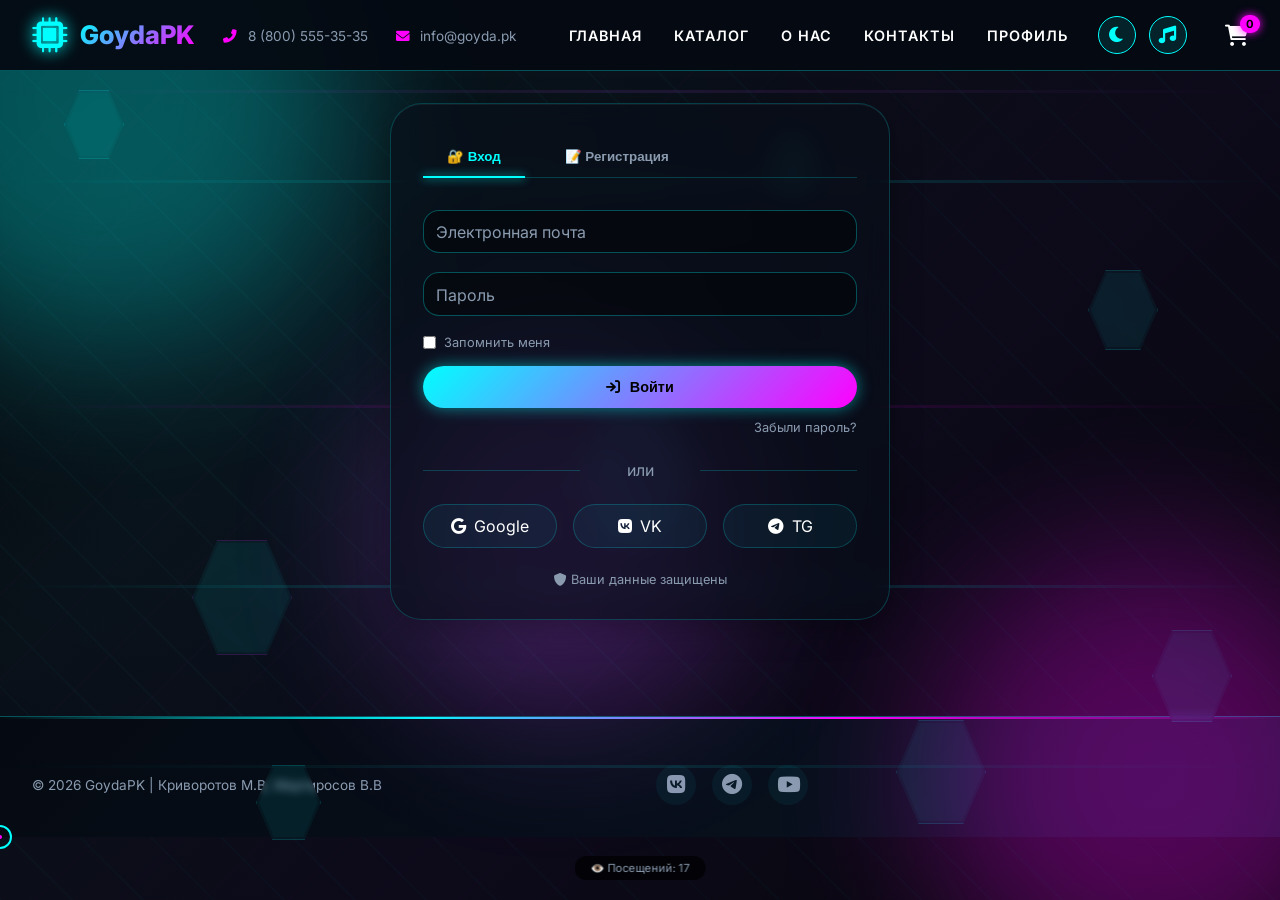
<file: profile.html>
<!DOCTYPE html>
<html lang="ru">
<head>
  <meta charset="UTF-8">
  <meta name="viewport" content="width=device-width, initial-scale=1.0">
  <title>GoydaPK — Личный кабинет</title>
  <link rel="stylesheet" href="style.css">
  <link rel="stylesheet" href="https://cdnjs.cloudflare.com/ajax/libs/font-awesome/6.0.0-beta3/css/all.min.css">
  <link href="https://fonts.googleapis.com/css2?family=Inter:opsz,wght@14..32,400;14..32,600;14..32,800&display=swap" rel="stylesheet">
  <style>
    
    .profile-container {
      max-width: 1200px;
      margin: 0 auto;
    }
    
    .profile-sidebar {
      background: rgba(15, 25, 35, 0.7);
      backdrop-filter: blur(12px);
      border-radius: 28px;
      border: 1px solid rgba(0, 255, 255, 0.2);
      padding: 2rem;
      text-align: center;
      height: fit-content;
      position: sticky;
      top: 100px;
    }
    
    .profile-avatar {
      width: 120px;
      height: 120px;
      margin: 0 auto 1rem;
      background: linear-gradient(135deg, var(--neon-cyan), var(--neon-pink));
      border-radius: 50%;
      display: flex;
      align-items: center;
      justify-content: center;
      box-shadow: 0 0 30px rgba(0, 255, 255, 0.3);
      transition: all 0.3s ease;
    }
    
    .profile-avatar i {
      font-size: 3.5rem;
      color: #000;
    }
    
    .profile-name {
      font-size: 1.5rem;
      font-weight: 700;
      margin: 0.5rem 0;
      background: linear-gradient(135deg, var(--neon-cyan), var(--neon-pink));
      -webkit-background-clip: text;
      background-clip: text;
      color: transparent;
    }
    
    .profile-email {
      color: var(--text-gray);
      font-size: 0.85rem;
      word-break: break-all;
    }
    
    .profile-nav {
      margin-top: 2rem;
      display: flex;
      flex-direction: column;
      gap: 0.5rem;
    }
    
    .profile-nav-btn {
      background: rgba(0, 255, 255, 0.05);
      border: 1px solid rgba(0, 255, 255, 0.2);
      border-radius: 14px;
      padding: 0.8rem 1rem;
      color: var(--text-white);
      cursor: pointer;
      transition: all 0.3s ease;
      display: flex;
      align-items: center;
      gap: 0.8rem;
      font-size: 0.9rem;
      width: 100%;
      text-align: left;
    }
    
    .profile-nav-btn i {
      width: 24px;
    }
    
    .profile-nav-btn:hover {
      background: rgba(0, 255, 255, 0.15);
      transform: translateX(5px);
      border-color: var(--neon-cyan);
    }
    
    .profile-nav-btn.active {
      background: linear-gradient(135deg, var(--neon-cyan), var(--neon-pink));
      color: #000;
    }
    
    .profile-content {
      background: rgba(10, 20, 35, 0.5);
      backdrop-filter: blur(10px);
      border-radius: 28px;
      border: 1px solid rgba(0, 255, 255, 0.2);
      padding: 2rem;
    }
    
    
    .profile-form-group {
      margin-bottom: 1.5rem;
    }
    
    .profile-form-group label {
      display: block;
      margin-bottom: 0.5rem;
      color: var(--neon-cyan);
      font-size: 0.85rem;
      font-weight: 500;
      letter-spacing: 0.5px;
    }
    
    .profile-form-group input {
      width: 100%;
      padding: 0.9rem 1rem;
      background: rgba(0, 0, 0, 0.4);
      border: 1px solid rgba(0, 255, 255, 0.3);
      border-radius: 16px;
      color: white;
      font-size: 1rem;
      transition: all 0.3s ease;
    }
    
    .profile-form-group input:focus {
      outline: none;
      border-color: var(--neon-cyan);
      box-shadow: 0 0 15px rgba(0, 255, 255, 0.2);
      background: rgba(0, 0, 0, 0.6);
    }
    
    .profile-form-group input[readonly] {
      background: rgba(0, 0, 0, 0.2);
      cursor: not-allowed;
      opacity: 0.8;
    }
    
    
    .form-group {
      position: static !important;
    }
    
    .form-group label {
      position: static !important;
      transform: none !important;
      background: transparent !important;
    }
    
    .btn-neon {
      background: linear-gradient(135deg, var(--neon-cyan), var(--neon-pink));
      color: #000;
      padding: 0.8rem 2rem;
      border: none;
      border-radius: 40px;
      font-weight: 600;
      cursor: pointer;
      transition: all 0.3s ease;
      display: inline-flex;
      align-items: center;
      gap: 0.6rem;
      font-size: 1rem;
    }
    
    .btn-neon:hover {
      transform: translateY(-2px);
      box-shadow: 0 0 20px rgba(0, 255, 255, 0.5);
    }
    
    
    .order-card {
      background: rgba(0, 255, 255, 0.05);
      border-radius: 20px;
      padding: 1rem;
      margin-bottom: 1rem;
      border: 1px solid rgba(0, 255, 255, 0.1);
      transition: all 0.3s ease;
    }
    
    .order-card:hover {
      border-color: var(--neon-cyan);
      transform: translateX(5px);
    }
    
    .wishlist-item {
      display: flex;
      align-items: center;
      gap: 1rem;
      padding: 1rem;
      background: rgba(0, 255, 255, 0.05);
      border-radius: 20px;
      margin-bottom: 0.8rem;
      border: 1px solid rgba(0, 255, 255, 0.1);
    }
    
    .empty-state {
      text-align: center;
      padding: 3rem;
    }
    
    .empty-state i {
      font-size: 4rem;
      color: var(--text-gray);
      margin-bottom: 1rem;
      opacity: 0.5;
    }
    
    @media (max-width: 768px) {
      .profile-wrapper {
        grid-template-columns: 1fr !important;
      }
      .profile-sidebar {
        position: static;
        margin-bottom: 1.5rem;
      }
      .profile-nav {
        flex-direction: row;
        flex-wrap: wrap;
        justify-content: center;
      }
      .profile-nav-btn {
        width: auto;
        font-size: 0.8rem;
        padding: 0.5rem 0.8rem;
      }
    }
  </style>
</head>
<body>
  <div class="content">
    <header class="page-header">
      <div class="logo-area">
        <a href="index.html">
          <i class="fas fa-microchip logo-icon"></i>
          <div class="logo-text">Goyda<span>PK</span></div>
        </a>
      </div>
      <div class="contact-info">
        <span><i class="fas fa-phone-alt"></i> 8 (800) 555-35-35</span>
        <span><i class="fas fa-envelope"></i> info@goyda.pk</span>
      </div>
      <nav class="main-nav">
        <ul>
          <li><a href="index.html">Главная</a></li>
          <li><a href="catalog.html">Каталог</a></li>
          <li><a href="about.html">О нас</a></li>
          <li><a href="contacts.html">Контакты</a></li>
          <li><a href="profile.html" class="active">Профиль</a></li>
        </ul>
      </nav>
      <div class="header-icons">
        <div class="user-menu-area"></div>
        <a href="cart.html"><i class="fas fa-shopping-cart"></i><span class="cart-badge">0</span></a>
      </div>
    </header>

    <main class="container profile-container">
      <div id="profileRoot"></div>
    </main>

    <footer class="page-footer">
      <div class="footer-copy">© 2026 GoydaPK | Криворотов М.В, Мартиросов В.В</div>
      <div class="footer-social">
        <a href="#" class="social-icon"><i class="fab fa-vk"></i></a>
        <a href="#" class="social-icon"><i class="fab fa-telegram"></i></a>
        <a href="#" class="social-icon"><i class="fab fa-youtube"></i></a>
      </div>
    </footer>
  </div>

  <script src="javascript.js"></script>
  <script>
    
    (function() {
      
      function getUserData() {
        
        let currentUser = localStorage.getItem('currentUser');
        if (currentUser) {
          try {
            return JSON.parse(currentUser);
          } catch(e) {}
        }
        
        let profile = localStorage.getItem('profile');
        if (profile) {
          try {
            return JSON.parse(profile);
          } catch(e) {}
        }
        
        if (localStorage.getItem('isLoggedIn') === 'true') {
          let email = localStorage.getItem('userEmail');
          if (email) {
            return { email: email, name: email.split('@')[0], phone: '' };
          }
        }
        
        return null;
      }
      
      function saveUserData(name, phone) {
        let user = getUserData();
        if (!user) return false;
        
        
        let currentUser = { 
          id: Date.now(),
          email: user.email, 
          name: name, 
          phone: phone 
        };
        localStorage.setItem('currentUser', JSON.stringify(currentUser));
        
        
        localStorage.setItem('profile', JSON.stringify({ name: name, email: user.email, phone: phone }));
        
        
        let users = JSON.parse(localStorage.getItem('users') || '[]');
        let userIndex = users.findIndex(u => u.email === user.email);
        if (userIndex !== -1) {
          users[userIndex].name = name;
          users[userIndex].phone = phone;
        } else {
          users.push(currentUser);
        }
        localStorage.setItem('users', JSON.stringify(users));
        
        
        let registeredUsers = JSON.parse(localStorage.getItem('registeredUsers') || '[]');
        let regIndex = registeredUsers.findIndex(u => u.email === user.email);
        if (regIndex !== -1) {
          let nameParts = name.split(' ');
          registeredUsers[regIndex].firstName = nameParts[0] || '';
          registeredUsers[regIndex].lastName = nameParts.slice(1).join(' ') || '';
          registeredUsers[regIndex].phone = phone;
          localStorage.setItem('registeredUsers', JSON.stringify(registeredUsers));
        }
        
        return true;
      }
      
      function logoutUser() {
        localStorage.removeItem('currentUser');
        localStorage.removeItem('profile');
        localStorage.removeItem('isLoggedIn');
        localStorage.removeItem('userEmail');
        showToastMessage('👋 Вы вышли из аккаунта');
        setTimeout(() => window.location.href = 'index.html', 1000);
      }
      
      function showToastMessage(message, isError = false) {
        let toast = document.createElement('div');
        toast.className = 'toast';
        toast.innerHTML = `<i class="fas ${isError ? 'fa-exclamation-circle' : 'fa-check-circle'}"></i> ${message}`;
        if (isError) toast.style.background = 'linear-gradient(135deg, #ff4444, #ff0066)';
        document.body.appendChild(toast);
        setTimeout(() => toast.remove(), 3000);
      }
      
      function escapeHtml(str) {
        if (!str) return '';
        return str.replace(/[&<>]/g, function(m) {
          if (m === '&') return '&amp;';
          if (m === '<') return '&lt;';
          if (m === '>') return '&gt;';
          return m;
        });
      }
      
      function renderProfile() {
        const user = getUserData();
        const root = document.getElementById('profileRoot');
        
        
        if (!user) {
          root.innerHTML = `
            <div class="glass" style="text-align: center; padding: 3rem; border-radius: 32px;">
              <i class="fas fa-lock" style="font-size: 4rem; color: var(--neon-pink); margin-bottom: 1rem;"></i>
              <h2>Требуется авторизация</h2>
              <p style="color: var(--text-gray); margin: 1rem 0;">Пожалуйста, войдите в аккаунт, чтобы продолжить</p>
              <div style="display: flex; gap: 1rem; justify-content: center; flex-wrap: wrap;">
                <a href="login.html" style="background: linear-gradient(135deg, var(--neon-cyan), var(--neon-pink)); color: #000; padding: 0.8rem 2rem; border-radius: 40px; text-decoration: none; font-weight: 600;">Войти</a>
                <a href="login.html?tab=register" style="border: 1px solid var(--neon-cyan); color: var(--neon-cyan); padding: 0.8rem 2rem; border-radius: 40px; text-decoration: none;">Зарегистрироваться</a>
              </div>
            </div>
          `;
          return;
        }
        
        const userName = user.name || user.email.split('@')[0];
        const userEmail = user.email;
        const userPhone = user.phone || '';
        
        root.innerHTML = `
          <div style="display: grid; grid-template-columns: 300px 1fr; gap: 2rem;" class="profile-wrapper">
            <!-- Левая панель -->
            <div class="profile-sidebar">
              <div class="profile-avatar">
                <i class="fas fa-user-astronaut"></i>
              </div>
              <h2 class="profile-name">${escapeHtml(userName)}</h2>
              <p class="profile-email"><i class="fas fa-envelope"></i> ${escapeHtml(userEmail)}</p>
              ${userPhone ? `<p class="profile-email"><i class="fas fa-phone"></i> ${escapeHtml(userPhone)}</p>` : ''}
              
              <div class="profile-nav">
                <button class="profile-nav-btn active" data-tab="profile"><i class="fas fa-id-card"></i> Профиль</button>
                <button class="profile-nav-btn" data-tab="orders"><i class="fas fa-box"></i> Заказы</button>
                <button class="profile-nav-btn" data-tab="wishlist"><i class="fas fa-heart"></i> Избранное</button>
                <button class="profile-nav-btn" data-tab="logout"><i class="fas fa-sign-out-alt"></i> Выйти</button>
              </div>
            </div>
            
            <!-- Правая панель -->
            <div class="profile-content">
              <!-- Вкладка Профиль -->
              <div id="tab-profile" class="profile-tab" style="display: block;">
                <h3 style="margin-bottom: 1.5rem; color: var(--neon-cyan);"><i class="fas fa-user-edit"></i> Редактировать профиль</h3>
                
                <div class="profile-form-group">
                  <label><i class="fas fa-user"></i> Полное имя</label>
                  <input type="text" id="fullName" value="${escapeHtml(userName)}" placeholder="Введите ваше имя">
                </div>
                
                <div class="profile-form-group">
                  <label><i class="fas fa-envelope"></i> Электронная почта</label>
                  <input type="email" id="userEmail" value="${escapeHtml(userEmail)}" readonly>
                </div>
                
                <div class="profile-form-group">
                  <label><i class="fas fa-phone"></i> Телефон</label>
                  <input type="tel" id="userPhone" value="${escapeHtml(userPhone)}" placeholder="+7 (___) ___-__-__">
                </div>
                
                <button type="button" id="saveProfileBtn" class="btn-neon">
                  <i class="fas fa-save"></i> Сохранить изменения
                </button>
              </div>
              
              <!-- Вкладка Заказы -->
              <div id="tab-orders" class="profile-tab" style="display: none;">
                <h3 style="margin-bottom: 1.5rem; color: var(--neon-cyan);"><i class="fas fa-history"></i> История заказов</h3>
                <div id="ordersList"></div>
              </div>
              
              <!-- Вкладка Избранное -->
              <div id="tab-wishlist" class="profile-tab" style="display: none;">
                <h3 style="margin-bottom: 1.5rem; color: var(--neon-cyan);"><i class="fas fa-heart"></i> Избранные товары</h3>
                <div id="wishlistList"></div>
              </div>
            </div>
          </div>
        `;
        
        
        const saveBtn = document.getElementById('saveProfileBtn');
        if (saveBtn) {
          saveBtn.onclick = function() {
            const newName = document.getElementById('fullName').value.trim();
            const newPhone = document.getElementById('userPhone').value.trim();
            
            if (!newName) {
              showToastMessage('Пожалуйста, введите имя', true);
              return;
            }
            
            if (saveUserData(newName, newPhone)) {
              showToastMessage('✅ Профиль успешно обновлён');
              renderProfile(); // Обновляем страницу
            } else {
              showToastMessage('❌ Ошибка при сохранении', true);
            }
          };
        }
        
        
        loadOrders();
        loadWishlist();
        
        
        document.querySelectorAll('.profile-nav-btn').forEach(btn => {
          btn.onclick = function() {
            const tabId = this.dataset.tab;
            
            if (tabId === 'logout') {
              logoutUser();
              return;
            }
            
            
            document.querySelectorAll('.profile-tab').forEach(tab => tab.style.display = 'none');
            
            const activeTab = document.getElementById(`tab-${tabId}`);
            if (activeTab) activeTab.style.display = 'block';
            
            // Обновить активный класс кнопок
            document.querySelectorAll('.profile-nav-btn').forEach(b => b.classList.remove('active'));
            this.classList.add('active');
            
            
            if (tabId === 'orders') loadOrders();
            if (tabId === 'wishlist') loadWishlist();
          };
        });
      }
      
      function loadOrders() {
        const container = document.getElementById('ordersList');
        if (!container) return;
        
        let orders = JSON.parse(localStorage.getItem('orders') || '[]');
        
        if (orders.length === 0) {
          container.innerHTML = `
            <div class="empty-state">
              <i class="fas fa-inbox"></i>
              <p>У вас пока нет заказов</p>
              <a href="catalog.html" class="btn-neon" style="text-decoration: none; display: inline-block; margin-top: 1rem;">Перейти в каталог</a>
            </div>
          `;
          return;
        }
        
        container.innerHTML = orders.map(order => `
          <div class="order-card">
            <div style="display: flex; justify-content: space-between; align-items: center; margin-bottom: 0.5rem; flex-wrap: wrap; gap: 0.5rem;">
              <span style="color: var(--neon-cyan); font-weight: 600;"><i class="fas fa-receipt"></i> Заказ №${order.id}</span>
              <span style="background: ${order.status === 'delivered' ? 'rgba(0, 255, 100, 0.2)' : 'rgba(255, 68, 204, 0.2)'}; padding: 0.2rem 0.8rem; border-radius: 20px; font-size: 0.7rem; color: ${order.status === 'delivered' ? '#00ff66' : 'var(--neon-pink)'};">${order.status === 'delivered' ? '✓ Доставлен' : '🔄 В обработке'}</span>
            </div>
            <div style="color: var(--text-gray); font-size: 0.8rem; margin-bottom: 0.8rem;"><i class="fas fa-calendar-alt"></i> ${order.date}</div>
            <div style="margin: 0.8rem 0; padding-left: 0.8rem; border-left: 2px solid var(--neon-cyan);">
              ${order.items.map(item => `
                <div style="display: flex; justify-content: space-between; padding: 0.3rem 0; font-size: 0.85rem;">
                  <span>${escapeHtml(item.name)} × ${item.quantity}</span>
                  <span style="color: var(--neon-pink);">${(item.price * item.quantity).toLocaleString()} ₽</span>
                </div>
              `).join('')}
            </div>
            <div style="text-align: right; font-weight: 700; font-size: 1rem; color: var(--neon-pink); padding-top: 0.5rem; border-top: 1px solid rgba(0, 255, 255, 0.1);">
              Итого: ${order.total.toLocaleString()} ₽
            </div>
          </div>
        `).join('');
      }
      
      function loadWishlist() {
        const container = document.getElementById('wishlistList');
        if (!container) return;
        
        let wishlist = JSON.parse(localStorage.getItem('wishlist') || '[]');
        
        if (wishlist.length === 0) {
          container.innerHTML = `
            <div class="empty-state">
              <i class="fas fa-heart-broken"></i>
              <p>Избранное пусто</p>
              <a href="catalog.html" class="btn-neon" style="text-decoration: none; display: inline-block; margin-top: 1rem;">Перейти в каталог</a>
            </div>
          `;
          return;
        }
        
        container.innerHTML = wishlist.map(item => `
          <div class="wishlist-item">
            <div style="width: 50px; height: 50px; background: rgba(0, 255, 255, 0.1); border-radius: 14px; display: flex; align-items: center; justify-content: center;">
              <i class="fas ${item.icon}" style="font-size: 1.5rem; color: var(--neon-cyan);"></i>
            </div>
            <div style="flex: 1;">
              <div style="font-weight: 600; margin-bottom: 0.2rem;">${escapeHtml(item.name)}</div>
              <div style="color: var(--neon-pink); font-weight: 700;">${item.price.toLocaleString()} ₽</div>
            </div>
            <button class="remove-wishlist-btn" data-id="${item.id}" style="background: none; border: none; color: #ff6b6b; cursor: pointer; font-size: 1.2rem; padding: 0.5rem; transition: all 0.2s;">
              <i class="fas fa-trash-alt"></i>
            </button>
          </div>
        `).join('');
        
        document.querySelectorAll('.remove-wishlist-btn').forEach(btn => {
          btn.onclick = function() {
            const id = parseInt(this.dataset.id);
            let wl = JSON.parse(localStorage.getItem('wishlist') || '[]');
            const removedItem = wl.find(i => i.id === id);
            wl = wl.filter(i => i.id !== id);
            localStorage.setItem('wishlist', JSON.stringify(wl));
            loadWishlist();
            showToastMessage(`💔 ${removedItem?.name} удалён из избранного`);
            if (typeof updateWishlistButtons === 'function') updateWishlistButtons();
          };
        });
      }
      
      
      renderProfile();
      if (typeof updateCartBadge === 'function') updateCartBadge();
      if (typeof updateUserMenu === 'function') updateUserMenu();
      
    })();
  </script>
</body>
</html>
</file>
<file: style.css>
* {
  margin: 0;
  padding: 0;
  box-sizing: border-box;
}

:root {
  --bg-dark: #05070a;
  --surface: #0a0f15;
  --card-bg: rgba(15, 25, 35, 0.7);
  --neon-cyan: #00ffff;
  --neon-pink: #ff00ff;
  --neon-purple: #bf4eff;
  --neon-green: #00ff66;
  --neon-orange: #ff6b3b;
  --text-white: #ffffff;
  --text-gray: #8a9bb0;
  --border-glow: rgba(0, 255, 255, 0.3);
  --transition-fast: 0.2s ease;
  --transition-normal: 0.3s ease;
  --transition-slow: 0.5s ease;
}


body.light-theme {
  --bg-dark: #f0f4f8;
  --surface: #e8eef3;
  --card-bg: rgba(255, 255, 255, 0.85);
  --text-white: #1a1a2e;
  --text-gray: #4a5568;
  --border-glow: rgba(0, 150, 255, 0.3);
}

html {
  scroll-behavior: smooth;
}

body {
  font-family: 'Inter', sans-serif;
  background: linear-gradient(135deg, #05070a 0%, #0a1018 30%, #0d0a1a 60%, #05070a 100%);
  color: var(--text-white);
  min-height: 100vh;
  overflow-x: hidden;
  position: relative;
  transition: background 0.3s ease, color 0.3s ease;
}

body.light-theme {
  background: linear-gradient(135deg, #f0f4f8 0%, #e8eef3 100%);
}


body::before {
  content: '';
  position: fixed;
  top: 0;
  left: 0;
  width: 100%;
  height: 100%;
  background: 
    repeating-linear-gradient(
      45deg,
      rgba(0, 255, 255, 0.02) 0px,
      rgba(0, 255, 255, 0.02) 2px,
      transparent 2px,
      transparent 50px
    ),
    repeating-linear-gradient(
      135deg,
      rgba(255, 0, 255, 0.01) 0px,
      rgba(255, 0, 255, 0.01) 2px,
      transparent 2px,
      transparent 60px
    ),
    radial-gradient(circle at 20% 30%, rgba(0, 255, 255, 0.03) 0%, transparent 50%);
  pointer-events: none;
  z-index: 0;
}

body.light-theme::before {
  opacity: 0.3;
}


.hex-grid {
  position: fixed;
  top: 0;
  left: 0;
  width: 100%;
  height: 100%;
  pointer-events: none;
  z-index: 0;
  overflow: hidden;
}

.hex {
  position: absolute;
  width: 80px;
  height: 92px;
  background: rgba(0, 255, 255, 0.05);
  clip-path: polygon(25% 0%, 75% 0%, 100% 50%, 75% 100%, 25% 100%, 0% 50%);
  border: 1px solid rgba(0, 255, 255, 0.15);
  animation: floatHex 15s ease-in-out infinite;
  backdrop-filter: blur(4px);
}

.hex::before {
  content: '';
  position: absolute;
  top: 2px;
  left: 2px;
  right: 2px;
  bottom: 2px;
  background: rgba(0, 255, 255, 0.03);
  clip-path: polygon(25% 0%, 75% 0%, 100% 50%, 75% 100%, 25% 100%, 0% 50%);
}

.hex:nth-child(1) { top: 10%; left: 5%; animation-delay: 0s; width: 60px; height: 69px; }
.hex:nth-child(2) { top: 60%; left: 15%; animation-delay: -3s; width: 100px; height: 115px; border-color: rgba(255, 0, 255, 0.15); }
.hex:nth-child(3) { top: 30%; left: 85%; animation-delay: -6s; width: 70px; height: 80px; }
.hex:nth-child(4) { top: 80%; left: 70%; animation-delay: -2s; width: 90px; height: 104px; }
.hex:nth-child(5) { top: 45%; left: 45%; animation-delay: -9s; width: 120px; height: 138px; border-color: rgba(0, 255, 255, 0.2); }
.hex:nth-child(6) { top: 15%; left: 60%; animation-delay: -4s; width: 50px; height: 58px; }
.hex:nth-child(7) { top: 70%; left: 90%; animation-delay: -7s; width: 80px; height: 92px; }
.hex:nth-child(8) { top: 85%; left: 20%; animation-delay: -1s; width: 65px; height: 75px; }

@keyframes floatHex {
  0%, 100% { transform: translateY(0) rotate(0deg) scale(1); opacity: 0.3; }
  33% { transform: translateY(-30px) rotate(120deg) scale(1.1); opacity: 0.6; }
  66% { transform: translateY(20px) rotate(240deg) scale(0.9); opacity: 0.4; }
}


.neon-orbs {
  position: fixed;
  top: 0;
  left: 0;
  width: 100%;
  height: 100%;
  pointer-events: none;
  z-index: 0;
}

.neon-orb {
  position: absolute;
  border-radius: 50%;
  filter: blur(80px);
  opacity: 0.3;
  animation: floatOrb 20s ease-in-out infinite;
}

.neon-orb:nth-child(1) {
  width: 500px;
  height: 500px;
  background: var(--neon-cyan);
  top: -150px;
  left: -150px;
  animation-delay: 0s;
}

.neon-orb:nth-child(2) {
  width: 450px;
  height: 450px;
  background: var(--neon-pink);
  bottom: -100px;
  right: -100px;
  animation-delay: -7s;
  animation-duration: 25s;
}

.neon-orb:nth-child(3) {
  width: 350px;
  height: 350px;
  background: var(--neon-purple);
  top: 40%;
  left: 30%;
  animation-delay: -14s;
  animation-duration: 30s;
}

@keyframes floatOrb {
  0%, 100% { transform: translate(0, 0) scale(1); opacity: 0.25; }
  33% { transform: translate(50px, -30px) scale(1.15); opacity: 0.4; }
  66% { transform: translate(-30px, 40px) scale(0.85); opacity: 0.3; }
}


.light-rays {
  position: fixed;
  top: 0;
  left: 0;
  width: 100%;
  height: 100%;
  pointer-events: none;
  z-index: 0;
  overflow: hidden;
}

.ray {
  position: absolute;
  width: 100%;
  height: 3px;
  background: linear-gradient(90deg, transparent, rgba(0, 255, 255, 0.2), transparent);
  animation: rayMove 15s linear infinite;
}

.ray:nth-child(1) { top: 20%; animation-delay: 0s; }
.ray:nth-child(2) { top: 45%; animation-delay: -5s; background: linear-gradient(90deg, transparent, rgba(255, 0, 255, 0.15), transparent); }
.ray:nth-child(3) { top: 65%; animation-delay: -10s; }
.ray:nth-child(4) { top: 85%; animation-delay: -3s; background: linear-gradient(90deg, transparent, rgba(0, 255, 255, 0.1), transparent); }
.ray:nth-child(5) { top: 10%; animation-delay: -7s; background: linear-gradient(90deg, transparent, rgba(191, 78, 255, 0.12), transparent); }

@keyframes rayMove {
  0% { transform: translateX(-100%); }
  100% { transform: translateX(100%); }
}


.stars {
  position: fixed;
  top: 0;
  left: 0;
  width: 100%;
  height: 100%;
  pointer-events: none;
  z-index: 0;
}

.star {
  position: absolute;
  background-color: white;
  border-radius: 50%;
  opacity: 0;
  animation: starTwinkle 4s ease-in-out infinite;
}

@keyframes starTwinkle {
  0%, 100% { opacity: 0; transform: scale(0.5); }
  50% { opacity: 0.9; transform: scale(1.2); box-shadow: 0 0 4px white; }
}


.glass {
  background: rgba(8, 15, 25, 0.65);
  backdrop-filter: blur(12px);
  border: 1px solid rgba(0, 255, 255, 0.2);
  border-radius: 24px;
  box-shadow: 0 8px 32px rgba(0, 0, 0, 0.3), inset 0 1px 0 rgba(255, 255, 255, 0.05);
  transition: all var(--transition-normal);
}

.glass:hover {
  border-color: rgba(0, 255, 255, 0.5);
  box-shadow: 0 8px 32px rgba(0, 255, 255, 0.15), inset 0 1px 0 rgba(255, 255, 255, 0.08);
  background: rgba(10, 20, 35, 0.75);
}

body.light-theme .glass {
  background: rgba(255, 255, 255, 0.7);
}


.page-header {
  background: rgba(5, 10, 18, 0.95);
  backdrop-filter: blur(12px);
  border-bottom: 1px solid var(--border-glow);
  padding: 1rem 2rem;
  display: flex;
  align-items: center;
  justify-content: space-between;
  flex-wrap: wrap;
  position: sticky;
  top: 0;
  z-index: 100;
}

body.light-theme .page-header {
  background: rgba(255, 255, 255, 0.95);
}

.logo-area a {
  display: flex;
  align-items: center;
  gap: 0.8rem;
  text-decoration: none;
}

.logo-icon {
  font-size: 2.2rem;
  color: var(--neon-cyan);
  filter: drop-shadow(0 0 8px var(--neon-cyan));
  animation: logoPulse 2s infinite;
}

@keyframes logoPulse {
  0%, 100% { filter: drop-shadow(0 0 8px var(--neon-cyan)); }
  50% { filter: drop-shadow(0 0 20px var(--neon-cyan)); }
}

.logo-text {
  font-size: 1.6rem;
  font-weight: 800;
  background: linear-gradient(135deg, var(--neon-cyan), var(--neon-pink));
  -webkit-background-clip: text;
  background-clip: text;
  color: transparent;
}


.header-actions {
  display: flex;
  gap: 0.8rem;
  align-items: center;
}

.theme-toggle, .music-toggle {
  background: rgba(0, 255, 255, 0.1);
  border: 1px solid var(--neon-cyan);
  border-radius: 50%;
  width: 38px;
  height: 38px;
  display: flex;
  align-items: center;
  justify-content: center;
  cursor: pointer;
  transition: all var(--transition-fast);
  color: var(--neon-cyan);
  font-size: 1.1rem;
}

.theme-toggle:hover, .music-toggle:hover {
  background: var(--neon-cyan);
  color: #000;
  transform: scale(1.1);
}

.contact-info span {
  color: var(--text-gray);
  margin-right: 1.5rem;
  font-size: 0.85rem;
}

.contact-info i {
  color: var(--neon-pink);
  margin-right: 0.4rem;
}

.main-nav ul {
  display: flex;
  list-style: none;
  gap: 2rem;
}

.main-nav a {
  color: var(--text-white);
  text-decoration: none;
  font-weight: 600;
  font-size: 0.9rem;
  text-transform: uppercase;
  letter-spacing: 1px;
  padding: 0.5rem 0;
  border-bottom: 2px solid transparent;
  transition: var(--transition-fast);
}

.main-nav a:hover,
.main-nav a.active {
  border-bottom-color: var(--neon-pink);
  color: var(--neon-cyan);
}

.header-icons {
  display: flex;
  gap: 1.2rem;
  align-items: center;
}

.header-icons a {
  color: var(--text-white);
  font-size: 1.3rem;
  position: relative;
  transition: var(--transition-fast);
}

.header-icons a:hover {
  color: var(--neon-cyan);
  transform: translateY(-2px);
}

.cart-badge {
  position: absolute;
  top: -8px;
  right: -12px;
  background: var(--neon-pink);
  color: #000;
  font-size: 0.7rem;
  font-weight: bold;
  padding: 2px 6px;
  border-radius: 20px;
  box-shadow: 0 0 10px var(--neon-pink);
}


body.login-page .header-icons .user-menu-area,
body.login-page .header-icons > a[href="profile.html"] {
  display: none;
}


.user-menu {
  position: relative;
  display: inline-block;
}

.user-menu-btn {
  background: linear-gradient(135deg, rgba(0, 255, 255, 0.1), rgba(255, 0, 255, 0.1));
  border: 1px solid rgba(0, 255, 255, 0.3);
  border-radius: 40px;
  padding: 0.3rem 0.8rem;
  display: flex;
  align-items: center;
  gap: 0.6rem;
  cursor: pointer;
  transition: all var(--transition-fast);
}

.user-menu-btn:hover {
  border-color: var(--neon-cyan);
  background: rgba(0, 255, 255, 0.2);
}

.user-avatar {
  font-size: 1.3rem;
  color: var(--neon-cyan);
}

.user-name {
  font-size: 0.85rem;
  font-weight: 600;
  color: white;
}

.user-dropdown {
  position: absolute;
  top: 110%;
  right: 0;
  background: rgba(10, 20, 35, 0.98);
  backdrop-filter: blur(12px);
  border: 1px solid rgba(0, 255, 255, 0.3);
  border-radius: 20px;
  min-width: 200px;
  opacity: 0;
  visibility: hidden;
  transform: translateY(-10px);
  transition: all 0.2s ease;
  z-index: 101;
}

.user-menu:hover .user-dropdown {
  opacity: 1;
  visibility: visible;
  transform: translateY(0);
}

.user-dropdown a,
.user-dropdown button {
  display: flex;
  align-items: center;
  gap: 0.8rem;
  padding: 0.8rem 1.2rem;
  color: var(--text-gray);
  text-decoration: none;
  transition: all var(--transition-fast);
  background: none;
  border: none;
  width: 100%;
  text-align: left;
  font-size: 0.85rem;
  cursor: pointer;
  font-family: inherit;
}

.user-dropdown a:hover,
.user-dropdown button:hover {
  background: rgba(0, 255, 255, 0.1);
  color: white;
}

.user-dropdown hr {
  margin: 0.3rem 0;
  border-color: rgba(0, 255, 255, 0.1);
}

.container {
  max-width: 1400px;
  margin: 0 auto;
  padding: 2rem;
  position: relative;
  z-index: 1;
}

.section-title {
  font-size: 2rem;
  font-weight: 800;
  margin: 2rem 0 1.5rem;
  text-transform: uppercase;
  letter-spacing: 2px;
  position: relative;
  display: inline-block;
}

.section-title::after {
  content: '';
  position: absolute;
  bottom: -8px;
  left: 0;
  width: 60%;
  height: 3px;
  background: linear-gradient(90deg, var(--neon-cyan), var(--neon-pink));
  border-radius: 3px;
}

.title-gradient {
  background: linear-gradient(135deg, var(--neon-cyan), var(--neon-pink));
  -webkit-background-clip: text;
  background-clip: text;
  color: transparent;
}


.hero {
  display: flex;
  align-items: center;
  justify-content: space-between;
  padding: 3rem;
  margin-bottom: 3rem;
  background: linear-gradient(135deg, rgba(0, 255, 255, 0.08), rgba(255, 0, 255, 0.08));
  border-radius: 40px;
  border: 1px solid rgba(0, 255, 255, 0.2);
  position: relative;
  overflow: hidden;
}

.hero::before {
  content: '';
  position: absolute;
  width: 200%;
  height: 200%;
  top: -50%;
  left: -50%;
  background: radial-gradient(circle, rgba(0, 255, 255, 0.15) 0%, transparent 60%);
  animation: heroRotate 30s linear infinite;
}

@keyframes heroRotate {
  from { transform: rotate(0deg); }
  to { transform: rotate(360deg); }
}

.hero-content {
  position: relative;
  z-index: 1;
}

.hero h1 {
  font-size: 2.8rem;
  font-weight: 800;
  line-height: 1.2;
}

.hero p {
  color: var(--text-gray);
  font-size: 1.1rem;
  margin: 1rem 0 1.5rem;
  max-width: 500px;
}


.glitch-text {
  animation: glitch 3s infinite;
}

@keyframes glitch {
  0%, 100% { text-shadow: 0.03em 0 0 var(--neon-pink), -0.03em 0 0 var(--neon-cyan); }
  25% { text-shadow: -0.03em 0 0 var(--neon-pink), 0.03em 0 0 var(--neon-cyan); }
  50% { text-shadow: 0.03em 0.03em 0 var(--neon-pink), -0.03em -0.03em 0 var(--neon-cyan); }
  75% { text-shadow: -0.03em -0.03em 0 var(--neon-pink), 0.03em 0.03em 0 var(--neon-cyan); }
}


.btn {
  display: inline-flex;
  align-items: center;
  gap: 0.6rem;
  padding: 0.8rem 2rem;
  border-radius: 40px;
  font-weight: 600;
  text-decoration: none;
  transition: all var(--transition-normal);
  cursor: pointer;
  border: none;
  font-size: 0.9rem;
  position: relative;
  overflow: hidden;
}

.btn::before {
  content: '';
  position: absolute;
  top: 50%;
  left: 50%;
  width: 0;
  height: 0;
  border-radius: 50%;
  background: rgba(255, 255, 255, 0.3);
  transform: translate(-50%, -50%);
  transition: width 0.6s, height 0.6s;
}

.btn:active::before {
  width: 300px;
  height: 300px;
}

.btn-neon {
  background: linear-gradient(135deg, var(--neon-cyan), var(--neon-pink));
  color: #000;
  box-shadow: 0 0 15px rgba(0, 255, 255, 0.5);
}

.btn-neon:hover {
  transform: translateY(-2px);
  box-shadow: 0 0 30px rgba(0, 255, 255, 0.8);
}

.btn-outline {
  background: transparent;
  border: 2px solid var(--neon-cyan);
  color: var(--neon-cyan);
}

.btn-outline:hover {
  background: var(--neon-cyan);
  color: #000;
  box-shadow: 0 0 20px var(--neon-cyan);
}

.btn-small {
  background: rgba(0, 255, 255, 0.1);
  border: 1px solid var(--neon-cyan);
  color: white;
  padding: 0.5rem 1rem;
  border-radius: 30px;
  font-size: 0.85rem;
  cursor: pointer;
  transition: all var(--transition-fast);
  display: inline-flex;
  align-items: center;
  gap: 0.4rem;
}

.btn-small:hover {
  background: var(--neon-cyan);
  color: #000;
  transform: translateY(-2px);
}

.btn-icon {
  background: rgba(0, 0, 0, 0.6);
  border: none;
  cursor: pointer;
  font-size: 1.2rem;
  transition: all var(--transition-fast);
  padding: 0.5rem;
  border-radius: 50%;
  width: 36px;
  height: 36px;
  display: flex;
  align-items: center;
  justify-content: center;
}

.btn-icon:hover {
  transform: scale(1.1);
  background: rgba(0, 255, 255, 0.2);
}

.btn-icon.wishlist-btn.active {
  color: var(--neon-pink);
}


.features {
  display: grid;
  grid-template-columns: repeat(auto-fit, minmax(220px, 1fr));
  gap: 1.5rem;
  margin: 2rem 0;
}

.feature-card {
  padding: 1.8rem;
  text-align: center;
  transition: all var(--transition-normal);
  opacity: 0;
  transform: translateY(30px);
  transition: opacity 0.6s ease, transform 0.6s ease, border-color 0.3s ease;
}

.feature-card.visible {
  opacity: 1;
  transform: translateY(0);
}

.feature-card:hover {
  transform: translateY(-8px);
  border-color: var(--neon-pink);
}

.feature-card i {
  font-size: 2.5rem;
  color: var(--neon-pink);
  margin-bottom: 1rem;
  filter: drop-shadow(0 0 8px var(--neon-pink));
  transition: all var(--transition-normal);
}

.feature-card:hover i {
  transform: scale(1.1);
  filter: drop-shadow(0 0 15px var(--neon-pink));
}


.product-grid {
  display: grid;
  grid-template-columns: repeat(auto-fill, minmax(300px, 1fr));
  gap: 1.8rem;
  margin: 2rem 0;
}

.product-card {
  padding: 1.2rem;
  cursor: pointer;
  transition: all var(--transition-normal);
  position: relative;
  overflow: hidden;
  opacity: 0;
  transform: translateY(30px);
  animation: fadeInUp 0.6s ease forwards;
}

@keyframes fadeInUp {
  to {
    opacity: 1;
    transform: translateY(0);
  }
}

.product-card:nth-child(1) { animation-delay: 0.1s; }
.product-card:nth-child(2) { animation-delay: 0.2s; }
.product-card:nth-child(3) { animation-delay: 0.3s; }
.product-card:nth-child(4) { animation-delay: 0.4s; }
.product-card:nth-child(5) { animation-delay: 0.5s; }
.product-card:nth-child(6) { animation-delay: 0.6s; }

.product-card:hover {
  transform: translateY(-8px) scale(1.02);
  border-color: var(--neon-pink);
  box-shadow: 0 15px 35px rgba(255, 0, 255, 0.2);
}

.product-image {
  aspect-ratio: 1;
  background: linear-gradient(135deg, #0a121c, #051018);
  border-radius: 20px;
  display: flex;
  align-items: center;
  justify-content: center;
  margin-bottom: 1rem;
  overflow: hidden;
  border: 1px solid rgba(0, 255, 255, 0.2);
  position: relative;
}

.product-image img {
  width: 100%;
  height: 100%;
  object-fit: contain;
  transition: transform var(--transition-normal);
}

.product-card:hover .product-image img {
  transform: scale(1.08);
}

.product-actions-buttons {
  position: absolute;
  top: 10px;
  right: 10px;
  display: flex;
  gap: 0.5rem;
  z-index: 2;
}

.product-title {
  font-weight: 700;
  font-size: 1.1rem;
  margin-bottom: 0.5rem;
  transition: color var(--transition-fast);
}

.product-card:hover .product-title {
  color: var(--neon-cyan);
}

.product-price {
  color: var(--neon-pink);
  font-size: 1.3rem;
  font-weight: 800;
  margin-bottom: 0.5rem;
}

.product-specs {
  display: flex;
  flex-wrap: wrap;
  gap: 0.5rem;
  margin-bottom: 1rem;
}

.product-specs span {
  background: rgba(0, 255, 255, 0.1);
  padding: 0.2rem 0.6rem;
  border-radius: 20px;
  font-size: 0.7rem;
  color: var(--text-gray);
}

.sale-badge {
  position: absolute;
  top: 10px;
  left: 10px;
  background: linear-gradient(135deg, var(--neon-pink), var(--neon-orange));
  color: #000;
  padding: 0.2rem 0.6rem;
  border-radius: 20px;
  font-size: 0.7rem;
  font-weight: bold;
  z-index: 2;
  animation: badgeGlow 2s ease-in-out infinite;
}

@keyframes badgeGlow {
  0%, 100% { box-shadow: 0 0 5px var(--neon-pink); }
  50% { box-shadow: 0 0 15px var(--neon-pink); }
}


.search-sort {
  margin-bottom: 2rem;
}

.search-bar {
  display: flex;
  gap: 0.5rem;
  flex-wrap: wrap;
}

.search-input {
  flex: 1;
  padding: 0.8rem 1.2rem;
  background: rgba(0, 0, 0, 0.5);
  border: 1px solid var(--neon-cyan);
  border-radius: 40px;
  color: white;
  font-size: 1rem;
  transition: all var(--transition-fast);
}

.search-input:focus {
  outline: none;
  box-shadow: 0 0 15px rgba(0, 255, 255, 0.3);
  border-color: var(--neon-pink);
}

.sort-select {
  padding: 0.8rem 1.2rem;
  background: rgba(0, 0, 0, 0.5);
  border: 1px solid var(--neon-cyan);
  border-radius: 40px;
  color: white;
  cursor: pointer;
}

.sort-select:hover {
  border-color: var(--neon-pink);
}

body.light-theme .search-input,
body.light-theme .sort-select {
  background: rgba(0, 0, 0, 0.1);
  color: #1a1a2e;
}

.filter-bar {
  display: flex;
  align-items: center;
  gap: 1rem;
  flex-wrap: wrap;
  padding: 0.8rem 1.5rem;
  margin-bottom: 2rem;
  border-radius: 50px;
}

.filter-label {
  color: var(--text-gray);
  font-weight: 600;
}

.filter-btn {
  background: transparent;
  border: 1px solid rgba(0, 255, 255, 0.3);
  color: white;
  padding: 0.4rem 1.2rem;
  border-radius: 30px;
  cursor: pointer;
  transition: all var(--transition-fast);
}

.filter-btn.active,
.filter-btn:hover {
  background: linear-gradient(135deg, var(--neon-cyan), var(--neon-pink));
  color: #000;
  border-color: transparent;
}


.category-grid {
  display: grid;
  grid-template-columns: repeat(auto-fit, minmax(150px, 1fr));
  gap: 1.2rem;
  margin: 2rem 0;
}

.category-card {
  padding: 1.5rem;
  text-align: center;
  cursor: pointer;
  transition: all var(--transition-normal);
  text-decoration: none;
  color: white;
  display: block;
  opacity: 0;
  transform: translateY(30px);
  transition: opacity 0.6s ease, transform 0.6s ease;
}

.category-card.visible {
  opacity: 1;
  transform: translateY(0);
}

.category-card:hover {
  transform: translateY(-5px);
  border-color: var(--neon-pink);
}

.category-card i {
  font-size: 2rem;
  color: var(--neon-cyan);
  margin-bottom: 0.8rem;
  transition: all var(--transition-normal);
}

.category-card:hover i {
  transform: scale(1.1);
  color: var(--neon-pink);
}


.product-detail {
  display: grid;
  grid-template-columns: 1fr 1fr;
  gap: 2.5rem;
  padding: 2rem;
  margin-bottom: 2rem;
}

.product-gallery {
  display: flex;
  flex-direction: column;
  gap: 1rem;
}

.main-image {
  position: relative;
  background: linear-gradient(135deg, #0a121c, #051018);
  border-radius: 28px;
  overflow: hidden;
  aspect-ratio: 1;
  display: flex;
  align-items: center;
  justify-content: center;
  border: 1px solid rgba(0, 255, 255, 0.2);
}

.main-image img {
  width: 100%;
  height: 100%;
  object-fit: contain;
  transition: transform var(--transition-normal);
}

.main-image:hover img {
  transform: scale(1.05);
}

.nav-arrows {
  position: absolute;
  top: 50%;
  transform: translateY(-50%);
  width: 100%;
  display: flex;
  justify-content: space-between;
  padding: 0 1rem;
  pointer-events: none;
}

.nav-arrows button {
  pointer-events: auto;
  background: rgba(0, 0, 0, 0.6);
  border: 1px solid var(--neon-cyan);
  color: white;
  width: 40px;
  height: 40px;
  border-radius: 50%;
  cursor: pointer;
  transition: all var(--transition-fast);
  font-size: 1.2rem;
}

.nav-arrows button:hover {
  background: var(--neon-cyan);
  color: #000;
  transform: scale(1.1);
}

.image-counter {
  position: absolute;
  bottom: 10px;
  right: 15px;
  background: rgba(0, 0, 0, 0.7);
  padding: 4px 10px;
  border-radius: 20px;
  font-size: 0.8rem;
  color: var(--neon-cyan);
}

.thumbnail-list {
  display: flex;
  gap: 0.8rem;
  overflow-x: auto;
  padding-bottom: 0.5rem;
}

.thumbnail {
  width: 80px;
  height: 80px;
  border-radius: 16px;
  overflow: hidden;
  cursor: pointer;
  border: 2px solid transparent;
  transition: all var(--transition-fast);
  flex-shrink: 0;
}

.thumbnail img {
  width: 100%;
  height: 100%;
  object-fit: cover;
}

.thumbnail.active {
  border-color: var(--neon-cyan);
  box-shadow: 0 0 15px var(--neon-cyan);
}

.thumbnail:hover {
  transform: translateY(-3px);
  border-color: var(--neon-pink);
}

.detail-info {
  display: flex;
  flex-direction: column;
  gap: 1.2rem;
}

.detail-info h2 {
  font-size: 2rem;
  font-weight: 800;
  background: linear-gradient(135deg, var(--neon-cyan), var(--neon-pink));
  -webkit-background-clip: text;
  background-clip: text;
  color: transparent;
}

.product-availability {
  display: inline-flex;
  align-items: center;
  gap: 0.5rem;
  background: rgba(0, 255, 0, 0.1);
  padding: 0.4rem 1rem;
  border-radius: 40px;
  width: fit-content;
  color: var(--neon-green);
}

.specs-grid {
  display: grid;
  grid-template-columns: repeat(2, 1fr);
  gap: 0.8rem;
  background: rgba(0, 255, 255, 0.05);
  padding: 1rem;
  border-radius: 20px;
  margin: 0.5rem 0;
}

.spec-item {
  display: flex;
  justify-content: space-between;
  padding: 0.5rem;
  border-bottom: 1px solid rgba(0, 255, 255, 0.1);
}

.spec-label {
  color: var(--text-gray);
  font-size: 0.85rem;
}

.spec-value {
  color: white;
  font-weight: 500;
  font-size: 0.85rem;
}

.quantity-selector {
  display: flex;
  align-items: center;
  gap: 1rem;
  margin: 0.5rem 0;
}

.quantity-selector label {
  color: var(--text-gray);
  font-weight: 600;
}

.quantity-controls {
  display: flex;
  align-items: center;
  gap: 0.5rem;
}

.quantity-btn {
  width: 32px;
  height: 32px;
  border-radius: 16px;
  background: rgba(0, 255, 255, 0.1);
  border: 1px solid var(--neon-cyan);
  color: white;
  cursor: pointer;
  transition: all var(--transition-fast);
}

.quantity-btn:hover {
  background: var(--neon-cyan);
  color: #000;
}

.quantity-input {
  width: 60px;
  text-align: center;
  background: rgba(0, 0, 0, 0.5);
  border: 1px solid var(--neon-cyan);
  border-radius: 20px;
  color: white;
  padding: 0.3rem;
}

.product-actions {
  display: flex;
  gap: 1rem;
  margin: 0.5rem 0;
  flex-wrap: wrap;
}

.product-meta {
  display: grid;
  grid-template-columns: repeat(3, 1fr);
  gap: 1rem;
  background: rgba(0, 255, 255, 0.05);
  padding: 1rem;
  border-radius: 20px;
  margin-top: 0.5rem;
}

.meta-item {
  display: flex;
  align-items: center;
  gap: 0.5rem;
  font-size: 0.8rem;
  color: var(--text-gray);
}

.meta-item i {
  color: var(--neon-cyan);
}


.product-tabs {
  margin: 2rem 0;
}

.tabs-header {
  display: flex;
  gap: 0.5rem;
  border-bottom: 1px solid rgba(0, 255, 255, 0.2);
  margin-bottom: 1.5rem;
  flex-wrap: wrap;
}

.tab-btn {
  background: transparent;
  border: none;
  padding: 0.8rem 1.5rem;
  color: var(--text-gray);
  font-weight: 600;
  cursor: pointer;
  transition: all var(--transition-fast);
  position: relative;
}

.tab-btn.active {
  color: var(--neon-cyan);
}

.tab-btn.active::after {
  content: '';
  position: absolute;
  bottom: -1px;
  left: 0;
  width: 100%;
  height: 2px;
  background: var(--neon-cyan);
  box-shadow: 0 0 10px var(--neon-cyan);
}

.tab-content {
  display: none;
  padding: 1rem 0;
  color: var(--text-gray);
  line-height: 1.7;
}

.tab-content.active {
  display: block;
  animation: fadeIn 0.3s ease;
}


.review-item {
  padding: 1rem;
  margin-bottom: 1rem;
  border-radius: 20px;
  background: rgba(10, 20, 30, 0.5);
  border: 1px solid rgba(0, 255, 255, 0.1);
  transition: all var(--transition-fast);
}

.review-item:hover {
  transform: translateX(5px);
  border-color: var(--neon-cyan);
}

.review-header {
  display: flex;
  align-items: center;
  gap: 1rem;
  margin-bottom: 0.8rem;
  flex-wrap: wrap;
}

.review-header i {
  font-size: 1.5rem;
  color: var(--neon-cyan);
}

.review-rating {
  color: #ffc107;
  font-size: 0.8rem;
  margin-left: auto;
}

.review-date {
  display: block;
  font-size: 0.7rem;
  color: var(--text-gray);
  margin-top: 0.5rem;
}


.breadcrumbs {
  margin-bottom: 1.5rem;
  font-size: 0.85rem;
  color: var(--text-gray);
}

.breadcrumbs a {
  color: var(--neon-cyan);
  text-decoration: none;
}

.breadcrumbs a:hover {
  text-decoration: underline;
  color: var(--neon-pink);
}


.cart-wrapper {
  padding: 2rem;
}

.cart-header {
  display: grid;
  grid-template-columns: 3fr 1fr 1.5fr 1fr 0.5fr;
  padding: 1rem 0;
  border-bottom: 2px solid rgba(0, 255, 255, 0.3);
  color: var(--text-gray);
  font-weight: 600;
  font-size: 0.85rem;
}

.cart-row {
  display: grid;
  grid-template-columns: 3fr 1fr 1.5fr 1fr 0.5fr;
  padding: 1rem 0;
  border-bottom: 1px solid rgba(255, 255, 255, 0.05);
  align-items: center;
  transition: background var(--transition-fast);
}

.cart-row:hover {
  background: rgba(0, 255, 255, 0.05);
}

.product-cell {
  display: flex;
  align-items: center;
  gap: 1rem;
}

.product-cell i {
  font-size: 1.5rem;
  color: var(--neon-cyan);
}

.price-cell,
.total-cell {
  color: var(--neon-pink);
  font-weight: 600;
}

.remove-item {
  background: none;
  border: none;
  color: #ff6b6b;
  cursor: pointer;
  font-size: 1.1rem;
  transition: all var(--transition-fast);
}

.remove-item:hover {
  transform: scale(1.1);
  color: #ff4444;
}

.cart-footer {
  display: flex;
  justify-content: flex-end;
  margin-top: 2rem;
}

.cart-summary {
  width: 320px;
  padding: 1.5rem;
  border-radius: 24px;
}

.summary-row {
  display: flex;
  justify-content: space-between;
  padding: 0.5rem 0;
  color: var(--text-gray);
}

.summary-row.total {
  margin-top: 1rem;
  padding-top: 1rem;
  border-top: 1px solid rgba(255, 255, 255, 0.1);
  font-size: 1.2rem;
  font-weight: 700;
  color: white;
}

.summary-value {
  color: var(--neon-pink);
  font-weight: 600;
}

.btn-checkout-small {
  width: 100%;
  margin-top: 1rem;
  background: linear-gradient(135deg, var(--neon-cyan), var(--neon-pink));
  border: none;
  padding: 0.7rem;
  border-radius: 40px;
  font-weight: 600;
  cursor: pointer;
  transition: all var(--transition-normal);
  color: #000;
}

.btn-checkout-small:hover {
  transform: translateY(-2px);
  box-shadow: 0 0 20px rgba(0, 255, 255, 0.5);
}

.empty-cart {
  text-align: center;
  padding: 3rem;
}

.empty-cart i {
  font-size: 4rem;
  color: var(--text-gray);
  margin-bottom: 1rem;
}


.profile-wrapper {
  display: grid;
  grid-template-columns: 280px 1fr;
  gap: 2rem;
}

.profile-sidebar {
  padding: 1.8rem;
  text-align: center;
  height: fit-content;
  position: sticky;
  top: 100px;
}

.profile-avatar i {
  font-size: 4rem;
  color: var(--neon-cyan);
  margin-bottom: 0.8rem;
  filter: drop-shadow(0 0 10px var(--neon-cyan));
}

.profile-nav {
  display: flex;
  flex-direction: column;
  gap: 0.5rem;
  margin: 1.5rem 0;
}

.profile-nav-btn {
  background: transparent;
  border: none;
  padding: 0.7rem;
  text-align: left;
  color: var(--text-gray);
  cursor: pointer;
  border-radius: 12px;
  transition: all var(--transition-fast);
  display: flex;
  align-items: center;
  gap: 0.8rem;
}

.profile-nav-btn:hover {
  background: rgba(0, 255, 255, 0.1);
  color: white;
  transform: translateX(5px);
}

.profile-nav-btn.active {
  background: linear-gradient(135deg, var(--neon-cyan), var(--neon-pink));
  color: #000;
}

.profile-content {
  padding: 1.8rem;
  border-radius: 28px;
}

.profile-tab {
  display: none;
}

.profile-tab.active {
  display: block;
  animation: fadeIn 0.3s ease;
}


.form-group {
  position: relative;
  margin-bottom: 1.2rem;
}

.form-group input,
.form-group textarea {
  width: 100%;
  padding: 0.8rem;
  background: rgba(0, 0, 0, 0.4);
  border: 1px solid rgba(0, 255, 255, 0.3);
  border-radius: 16px;
  color: white;
  font-size: 0.9rem;
  transition: all var(--transition-fast);
}

.form-group input:focus,
.form-group textarea:focus {
  border-color: var(--neon-cyan);
  outline: none;
  box-shadow: 0 0 10px rgba(0, 255, 255, 0.2);
}

.form-group label {
  position: absolute;
  left: 0.8rem;
  top: 0.8rem;
  color: var(--text-gray);
  transition: all var(--transition-fast);
  pointer-events: none;
}

.form-group input:focus + label,
.form-group input:not(:placeholder-shown) + label,
.form-group textarea:focus + label,
.form-group textarea:not(:placeholder-shown) + label {
  top: -0.5rem;
  left: 0.5rem;
  font-size: 0.7rem;
  background: #0a121c;
  padding: 0 0.3rem;
  color: var(--neon-cyan);
}

body.light-theme .form-group input,
body.light-theme .form-group textarea {
  background: rgba(0, 0, 0, 0.05);
  color: #1a1a2e;
}

.form-row {
  display: grid;
  grid-template-columns: 1fr 1fr;
  gap: 1rem;
}


.order-card {
  padding: 1rem;
  margin-bottom: 1rem;
  border-radius: 20px;
  background: rgba(10, 20, 30, 0.5);
  border: 1px solid rgba(0, 255, 255, 0.1);
  transition: all var(--transition-fast);
}

.order-card:hover {
  transform: translateX(5px);
  border-color: var(--neon-cyan);
}

.order-header {
  display: flex;
  justify-content: space-between;
  margin-bottom: 0.5rem;
  flex-wrap: wrap;
  gap: 0.5rem;
}

.order-status {
  padding: 0.2rem 0.6rem;
  border-radius: 20px;
  font-size: 0.8rem;
}

.status-delivered {
  background: rgba(0, 255, 0, 0.2);
  color: var(--neon-green);
}

.status-processing {
  background: rgba(255, 68, 204, 0.2);
  color: var(--neon-pink);
}


.wishlist-item {
  display: flex;
  align-items: center;
  gap: 1rem;
  padding: 1rem;
  margin-bottom: 0.5rem;
  border-radius: 20px;
  background: rgba(10, 20, 30, 0.5);
  border: 1px solid rgba(0, 255, 255, 0.1);
  transition: all var(--transition-fast);
}

.wishlist-item:hover {
  transform: translateX(5px);
  border-color: var(--neon-pink);
}

.wishlist-info {
  flex: 1;
}

.wishlist-info h4 {
  margin-bottom: 0.3rem;
}


.about-stats {
  display: grid;
  grid-template-columns: repeat(4, 1fr);
  gap: 1.5rem;
  margin-bottom: 2rem;
}

.stat-item {
  text-align: center;
  padding: 1.5rem;
  background: rgba(0, 255, 255, 0.05);
  border-radius: 24px;
  transition: all var(--transition-normal);
}

.stat-item:hover {
  transform: translateY(-5px);
  background: rgba(0, 255, 255, 0.1);
}

.stat-number {
  font-size: 2.5rem;
  font-weight: 800;
  color: var(--neon-cyan);
}

.about-features {
  display: grid;
  grid-template-columns: repeat(4, 1fr);
  gap: 1.5rem;
  margin: 2rem 0;
}

.about-feature {
  text-align: center;
  padding: 1.5rem;
  transition: all var(--transition-normal);
}

.about-feature:hover {
  transform: translateY(-5px);
}

.about-feature i {
  font-size: 2rem;
  color: var(--neon-pink);
  margin-bottom: 0.8rem;
}

.team-grid {
  display: grid;
  grid-template-columns: repeat(4, 1fr);
  gap: 1.5rem;
  margin: 2rem 0;
}

.team-member {
  text-align: center;
  padding: 1.5rem;
  transition: all var(--transition-normal);
}

.team-member:hover {
  transform: translateY(-5px);
  border-color: var(--neon-pink);
}

.team-member i {
  font-size: 2.5rem;
  color: var(--neon-cyan);
  margin-bottom: 0.8rem;
}


.contacts-grid {
  display: grid;
  grid-template-columns: 1fr 1fr;
  gap: 2rem;
}

.detail-item {
  display: flex;
  gap: 1rem;
  margin-bottom: 1.5rem;
  transition: all var(--transition-fast);
}

.detail-item:hover {
  transform: translateX(5px);
}

.detail-item i {
  font-size: 1.5rem;
  color: var(--neon-pink);
}

.detail-item a {
  color: var(--text-gray);
  text-decoration: none;
  transition: color var(--transition-fast);
}

.detail-item a:hover {
  color: var(--neon-cyan);
}

.social-grid {
  display: grid;
  grid-template-columns: repeat(3, 1fr);
  gap: 1rem;
  margin-top: 2rem;
}

.social-card {
  display: flex;
  align-items: center;
  justify-content: center;
  gap: 0.6rem;
  padding: 1rem;
  text-decoration: none;
  color: white;
  border-radius: 20px;
  transition: all var(--transition-normal);
}

.social-card:hover {
  border-color: var(--neon-pink);
  transform: translateY(-3px);
}

.social-card i {
  font-size: 1.3rem;
  color: var(--neon-cyan);
}


.modal {
  display: none;
  position: fixed;
  top: 0;
  left: 0;
  width: 100%;
  height: 100%;
  background: rgba(0, 0, 0, 0.9);
  backdrop-filter: blur(8px);
  z-index: 1000;
  justify-content: center;
  align-items: center;
}

.modal.active {
  display: flex;
  animation: fadeIn 0.3s ease;
}

.modal-content {
  max-width: 500px;
  width: 90%;
  padding: 2rem;
  border-radius: 28px;
  animation: modalSlideIn 0.3s ease;
}

@keyframes modalSlideIn {
  from {
    opacity: 0;
    transform: scale(0.9);
  }
  to {
    opacity: 1;
    transform: scale(1);
  }
}

.modal-content h3 {
  margin-bottom: 1rem;
  color: var(--neon-cyan);
}

.modal-content textarea {
  width: 100%;
  padding: 0.8rem;
  background: rgba(0, 0, 0, 0.5);
  border: 1px solid var(--neon-cyan);
  border-radius: 16px;
  color: white;
  margin: 1rem 0;
  resize: vertical;
}

.star-rating {
  display: flex;
  gap: 0.5rem;
  margin: 1rem 0;
}

.star-rating i {
  font-size: 1.5rem;
  color: var(--text-gray);
  cursor: pointer;
  transition: all var(--transition-fast);
}

.star-rating i:hover,
.star-rating i.active {
  color: #ffc107;
  transform: scale(1.1);
}


.page-footer {
  background: rgba(5, 10, 18, 0.95);
  backdrop-filter: blur(12px);
  border-top: 1px solid rgba(0, 255, 255, 0.2);
  padding: 1.5rem 2rem;
  margin-top: 3rem;
  display: flex;
  justify-content: space-between;
  align-items: center;
  flex-wrap: wrap;
  gap: 1rem;
}

body.light-theme .page-footer {
  background: rgba(255, 255, 255, 0.95);
}

.footer-copy {
  color: var(--text-gray);
  font-size: 0.85rem;
}

.footer-social {
  display: flex;
  gap: 1rem;
}

.social-icon {
  color: var(--text-gray);
  font-size: 1.3rem;
  transition: all var(--transition-fast);
  text-decoration: none;
  display: inline-flex;
  align-items: center;
  justify-content: center;
  width: 40px;
  height: 40px;
  border-radius: 50%;
  background: rgba(0, 255, 255, 0.05);
}

.social-icon:hover {
  color: var(--neon-cyan);
  transform: translateY(-3px);
  background: rgba(0, 255, 255, 0.15);
  box-shadow: 0 0 15px rgba(0, 255, 255, 0.3);
}


.toast {
  position: fixed;
  bottom: 20px;
  right: 20px;
  background: linear-gradient(135deg, var(--neon-cyan), var(--neon-pink));
  color: #000;
  padding: 0.8rem 1.5rem;
  border-radius: 40px;
  font-weight: 600;
  z-index: 1000;
  animation: slideIn 0.3s ease, fadeOut 0.3s ease 2.7s forwards;
  box-shadow: 0 0 20px rgba(0, 255, 255, 0.5);
}

@keyframes slideIn {
  from { transform: translateX(100%); opacity: 0; }
  to { transform: translateX(0); opacity: 1; }
}

@keyframes fadeOut {
  to { opacity: 0; visibility: hidden; }
}


.partner-link {
  color: var(--text-gray);
  text-decoration: none;
  font-weight: 600;
  transition: all var(--transition-fast);
  padding: 0.5rem 1rem;
  border-radius: 40px;
  background: rgba(0, 255, 255, 0.05);
}

.partner-link:hover {
  color: var(--neon-cyan);
  background: rgba(0, 255, 255, 0.15);
  transform: translateY(-2px);
}


#map {
  height: 300px;
  width: 100%;
  border-radius: 20px;
  overflow: hidden;
  border: 1px solid var(--neon-cyan);
}

/* Анимации */
@keyframes fadeIn {
  from { opacity: 0; transform: translateY(10px); }
  to { opacity: 1; transform: translateY(0);}
}


.music-player {
  position: fixed;
  bottom: 20px;
  left: 20px;
  z-index: 1000;
  background: rgba(0, 0, 0, 0.85);
  backdrop-filter: blur(12px);
  border-radius: 50px;
  padding: 0.5rem 1rem;
  display: flex;
  align-items: center;
  gap: 1rem;
  border: 1px solid var(--neon-cyan);
  transform: translateX(-120%);
  transition: transform 0.3s ease;
}

.music-player.active {
  transform: translateX(0);
}

.music-player audio {
  height: 35px;
}

.music-player-close {
  background: none;
  border: none;
  color: var(--text-gray);
  cursor: pointer;
  font-size: 1rem;
  transition: color var(--transition-fast);
}

.music-player-close:hover {
  color: var(--neon-pink);
}


.chat-widget {
  position: fixed;
  bottom: 20px;
  right: 20px;
  z-index: 1000;
}

.chat-button {
  width: 55px;
  height: 55px;
  background: linear-gradient(135deg, var(--neon-cyan), var(--neon-pink));
  border-radius: 50%;
  display: flex;
  align-items: center;
  justify-content: center;
  cursor: pointer;
  box-shadow: 0 0 20px rgba(0, 255, 255, 0.5);
  transition: all var(--transition-normal);
  animation: chatPulse 2s infinite;
}

@keyframes chatPulse {
  0%, 100% { transform: scale(1); box-shadow: 0 0 20px rgba(0, 255, 255, 0.5); }
  50% { transform: scale(1.1); box-shadow: 0 0 40px rgba(0, 255, 255, 0.8); }
}

.chat-button i {
  font-size: 1.6rem;
  color: #000;
}

.chat-button:hover {
  transform: scale(1.1);
}

.chat-window {
  position: absolute;
  bottom: 70px;
  right: 0;
  width: 340px;
  height: 480px;
  background: rgba(10, 20, 35, 0.98);
  backdrop-filter: blur(12px);
  border-radius: 20px;
  border: 1px solid var(--neon-cyan);
  display: none;
  flex-direction: column;
  overflow: hidden;
  animation: fadeInUp 0.3s ease;
}

body.light-theme .chat-window {
  background: rgba(240, 244, 248, 0.98);
}

@keyframes fadeInUp {
  from {
    opacity: 0;
    transform: translateY(20px);
  }
  to {
    opacity: 1;
    transform: translateY(0);
  }
}

.chat-window.active {
  display: flex;
}

.chat-header {
  padding: 0.8rem 1rem;
  background: linear-gradient(135deg, rgba(0, 255, 255, 0.2), rgba(255, 0, 255, 0.2));
  display: flex;
  justify-content: space-between;
  align-items: center;
  border-bottom: 1px solid var(--neon-cyan);
}

.chat-header h4 {
  margin: 0;
  color: var(--neon-cyan);
  font-size: 1rem;
}

.chat-close {
  background: none;
  border: none;
  color: var(--text-gray);
  cursor: pointer;
  font-size: 1.1rem;
}

.chat-messages {
  flex: 1;
  padding: 1rem;
  overflow-y: auto;
  display: flex;
  flex-direction: column;
  gap: 0.8rem;
}

.chat-message {
  max-width: 85%;
  padding: 0.5rem 1rem;
  border-radius: 15px;
  font-size: 0.85rem;
  line-height: 1.4;
}

.chat-message.user {
  align-self: flex-end;
  background: linear-gradient(135deg, var(--neon-cyan), var(--neon-purple));
  color: #000;
}

.chat-message.bot {
  align-self: flex-start;
  background: rgba(0, 255, 255, 0.1);
  border: 1px solid rgba(0, 255, 255, 0.3);
  color: var(--text-white);
}

body.light-theme .chat-message.bot {
  background: rgba(0, 0, 0, 0.05);
  color: #1a1a2e;
}

.chat-input-area {
  padding: 0.8rem;
  display: flex;
  gap: 0.5rem;
  border-top: 1px solid rgba(0, 255, 255, 0.2);
}

.chat-input-area input {
  flex: 1;
  padding: 0.5rem 0.8rem;
  background: rgba(0, 0, 0, 0.5);
  border: 1px solid var(--neon-cyan);
  border-radius: 20px;
  color: white;
  font-family: inherit;
  font-size: 0.85rem;
}

body.light-theme .chat-input-area input {
  background: rgba(0, 0, 0, 0.1);
  color: #1a1a2e;
}

.chat-input-area input:focus {
  outline: none;
  border-color: var(--neon-pink);
}

.chat-input-area button {
  background: var(--neon-cyan);
  border: none;
  border-radius: 50%;
  width: 32px;
  height: 32px;
  cursor: pointer;
  color: #000;
  transition: all var(--transition-fast);
}

.chat-input-area button:hover {
  transform: scale(1.05);
}


.pc-builder {
  padding: 1.5rem;
  border-radius: 24px;
}

.budget-slider {
  width: 100%;
  margin: 1rem 0;
}

.budget-slider label {
  display: block;
  margin-bottom: 0.5rem;
  color: var(--text-gray);
}

.budget-slider input {
  width: 100%;
  height: 4px;
  -webkit-appearance: none;
  background: linear-gradient(90deg, var(--neon-cyan), var(--neon-pink));
  border-radius: 2px;
  outline: none;
}

.budget-slider input::-webkit-slider-thumb {
  -webkit-appearance: none;
  width: 18px;
  height: 18px;
  background: var(--neon-cyan);
  border-radius: 50%;
  cursor: pointer;
  box-shadow: 0 0 10px var(--neon-cyan);
}

.budget-value {
  display: inline-block;
  margin-left: 0.5rem;
  padding: 0.2rem 0.8rem;
  background: rgba(0, 255, 255, 0.1);
  border-radius: 20px;
  font-size: 0.85rem;
  color: var(--neon-cyan);
}

.builder-result {
  margin-top: 1.5rem;
  padding: 1rem;
  background: rgba(0, 255, 255, 0.05);
  border-radius: 16px;
}

.builder-result h4 {
  color: var(--neon-cyan);
  margin-bottom: 0.8rem;
}

.builder-result ul {
  list-style: none;
  padding: 0;
}

.builder-result li {
  padding: 0.4rem 0;
  border-bottom: 1px solid rgba(0, 255, 255, 0.1);
  display: flex;
  justify-content: space-between;
}


.visit-counter {
  position: fixed;
  bottom: 20px;
  left: 50%;
  transform: translateX(-50%);
  background: rgba(0, 0, 0, 0.7);
  backdrop-filter: blur(8px);
  padding: 0.3rem 1rem;
  border-radius: 20px;
  font-size: 0.7rem;
  color: var(--text-gray);
  z-index: 99;
  pointer-events: none;
}


.custom-cursor {
  width: 24px;
  height: 24px;
  border: 2px solid var(--neon-cyan);
  border-radius: 50%;
  position: fixed;
  pointer-events: none;
  z-index: 9999;
  transition: transform 0.1s ease, width 0.2s ease, height 0.2s ease;
  transform: translate(-50%, -50%);
}

.cursor-dot {
  width: 4px;
  height: 4px;
  background: var(--neon-pink);
  border-radius: 50%;
  position: fixed;
  pointer-events: none;
  z-index: 9999;
  transition: transform 0.05s ease;
  transform: translate(-50%, -50%);
}


@media (max-width: 768px) {
  .page-header {
    flex-direction: column;
    gap: 1rem;
    text-align: center;
  }
  
  .header-actions {
    order: 3;
    margin-left: 0;
  }
  
  .main-nav ul {
    flex-wrap: wrap;
    justify-content: center;
    gap: 1rem;
  }
  
  .cart-header {
    display: none;
  }
  
  .cart-row {
    grid-template-columns: 1fr;
    gap: 0.5rem;
    padding: 1rem;
  }
  
  .cart-cell::before {
    content: attr(data-label);
    color: var(--text-gray);
    font-weight: 600;
    margin-right: 1rem;
  }
  
  .cart-cell {
    display: flex;
    justify-content: space-between;
  }
  
  .about-stats,
  .about-features,
  .team-grid {
    grid-template-columns: 1fr;
  }
  
  .form-row {
    grid-template-columns: 1fr;
  }
  
  .product-meta {
    grid-template-columns: 1fr;
    gap: 0.8rem;
  }
  
  .tabs-header {
    flex-wrap: wrap;
  }
  
  .tab-btn {
    padding: 0.5rem 1rem;
    font-size: 0.85rem;
  }
  
  .thumbnail {
    width: 60px;
    height: 60px;
  }
  
  .nav-arrows button {
    width: 30px;
    height: 30px;
    font-size: 0.9rem;
  }
  
  .profile-wrapper {
    grid-template-columns: 1fr;
  }
  
  .contacts-grid {
    grid-template-columns: 1fr;
  }
  
  .product-detail {
    grid-template-columns: 1fr;
    gap: 1.5rem;
  }
  
  .chat-window {
    width: calc(100vw - 40px);
    right: 20px;
    left: 20px;
    height: 450px;
  }
  
  .music-player {
    left: 10px;
    bottom: 10px;
    padding: 0.3rem 0.8rem;
  }
  
  .music-player audio {
    width: 150px;
  }
  
  .custom-cursor, .cursor-dot {
    display: none;
  }
}

@media (max-width: 480px) {
  .hero h1 {
    font-size: 1.8rem;
  }
  
  .section-title {
    font-size: 1.5rem;
  }
  
  .filter-bar {
    flex-direction: column;
    align-items: stretch;
  }
  
  .category-grid {
    grid-template-columns: repeat(2, 1fr);
  }
  
  .product-grid {
    grid-template-columns: 1fr;
  }
  
  .detail-info h2 {
    font-size: 1.5rem;
  }
  
  .specs-grid {
    grid-template-columns: 1fr;
  }
  
  .product-actions {
    flex-direction: column;
  }
  
  .cart-summary {
    width: 100%;
  }
}

.btn-icon {
  background: rgba(0, 0, 0, 0.6);
  backdrop-filter: blur(4px);
  border: 1px solid rgba(0, 255, 255, 0.3);
  cursor: pointer;
  width: 36px;
  height: 36px;
  border-radius: 50%;
  display: flex;
  align-items: center;
  justify-content: center;
  transition: all 0.2s cubic-bezier(0.2, 0.9, 0.4, 1.1);
  color: rgba(255, 255, 255, 0.8);
}

.btn-icon:hover {
  transform: scale(1.1);
  border-color: var(--neon-cyan);
  background: rgba(0, 255, 255, 0.25);
  color: var(--neon-cyan);
}


.btn-icon.wishlist-btn.active {
  background: linear-gradient(135deg, rgba(255, 0, 255, 0.3), rgba(255, 0, 100, 0.3));
  border-color: var(--neon-pink);
  color: var(--neon-pink);
  box-shadow: 0 0 12px rgba(255, 0, 255, 0.4);
  animation: heartBeat 0.4s cubic-bezier(0.2, 1.2, 0.4, 1);
}

.btn-icon.wishlist-btn.active i {
  animation: heartPop 0.3s ease-out;
}

@keyframes heartBeat {
  0% { transform: scale(1); }
  40% { transform: scale(1.2); }
  70% { transform: scale(0.95); }
  100% { transform: scale(1); }
}

@keyframes heartPop {
  0% { transform: scale(1); opacity: 0.7; }
  50% { transform: scale(1.4); opacity: 1; }
  100% { transform: scale(1); opacity: 1; }
}


.btn-icon.review-btn:hover {
  color: #ffc107;
  border-color: #ffc107;
  background: rgba(255, 193, 7, 0.15);
}

.btn-icon.review-btn:hover i {
  transform: scale(1.1);
}


.btn-add-to-cart {
  overflow: hidden;
  position: relative;
}

.btn-add-to-cart:active {
  transform: scale(0.96);
}

.btn-add-to-cart .fa-shopping-cart {
  transition: transform 0.15s ease;
}

.btn-add-to-cart:hover .fa-shopping-cart {
  transform: translateX(3px);
}


body.light-theme .btn-icon {
  background: rgba(255, 255, 255, 0.8);
  border-color: rgba(0, 150, 255, 0.3);
  color: #4a5568;
}

body.light-theme .btn-icon:hover {
  background: rgba(0, 150, 255, 0.15);
  color: var(--neon-cyan);
}

body.light-theme .btn-icon.wishlist-btn.active {
  background: linear-gradient(135deg, rgba(255, 0, 128, 0.2), rgba(255, 0, 255, 0.2));
  color: var(--neon-pink);
}

body.light-theme .filter-btn {
  color: #4a5568;
}

body.light-theme .filter-btn.active,
body.light-theme .filter-btn:hover {
  color: #000;
}

body.light-theme .product-specs span {
  background: rgba(0, 150, 255, 0.08);
  color: #4a5568;
}

body.light-theme .spec-value {
  color: #1a1a2e;
}

body.light-theme .cart-row {
  border-bottom-color: rgba(0, 0, 0, 0.05);
}

body.light-theme .cart-row:hover {
  background: rgba(0, 150, 255, 0.03);
}

body.light-theme .summary-row.total {
  border-top-color: rgba(0, 0, 0, 0.1);
  color: #1a1a2e;
}

body.light-theme .order-card {
  background: rgba(255, 255, 255, 0.7);
}

body.light-theme .wishlist-item {
  background: rgba(255, 255, 255, 0.7);
}

body.light-theme .profile-nav-btn:hover {
  background: rgba(0, 150, 255, 0.08);
  color: #1a1a2e;
}


.product-card {
  display: flex;
  flex-direction: column;
  height: 100%;
}

.product-info {
  flex: 1;
  display: flex;
  flex-direction: column;
}

.btn-small {
  margin-top: auto;
}


.product-specs {
  min-height: 52px;
}


.search-bar {
  position: relative;
}

.search-clear {
  position: absolute;
  right: 130px;
  top: 50%;
  transform: translateY(-50%);
  background: transparent;
  border: none;
  color: var(--text-gray);
  cursor: pointer;
  font-size: 0.9rem;
  transition: color 0.15s;
  padding: 5px;
}

.search-clear:hover {
  color: var(--neon-cyan);
}

@media (max-width: 768px) {
  .search-clear {
    right: 10px;
  }
}


.empty-cart,
.no-reviews,
.no-wishlist,
.no-orders {
  text-align: center;
  padding: 3rem 2rem;
}

.empty-cart i,
.no-reviews i,
.no-wishlist i,
.no-orders i {
  font-size: 4rem;
  color: var(--text-gray);
  margin-bottom: 1rem;
  opacity: 0.5;
}

.empty-cart h3,
.no-reviews h3,
.no-wishlist h3,
.no-orders h3 {
  font-size: 1.2rem;
  margin-bottom: 0.5rem;
}

.empty-cart p,
.no-reviews p,
.no-wishlist p,
.no-orders p {
  color: var(--text-gray);
  font-size: 0.85rem;
}


@media (max-width: 768px) {
  .hex-grid,
  .neon-orbs,
  .light-rays {
    display: none;
  }
  

  .glass {
    backdrop-filter: blur(8px);
  }
  

  .container {
    padding: 1rem;
  }
  
  .hero {
    padding: 1.5rem;
  }
  
  .hero h1 {
    font-size: 1.6rem;
  }
  
  .section-title {
    font-size: 1.4rem;
    margin: 1rem 0;
  }
  

  .cart-wrapper {
    padding: 1rem;
  }
  
  .cart-summary {
    width: 100%;
  }
  

  .profile-sidebar {
    position: static;
    padding: 1rem;
  }
  
  .profile-nav {
    flex-direction: row;
    flex-wrap: wrap;
    justify-content: center;
    gap: 0.5rem;
  }
  
  .profile-nav-btn {
    padding: 0.4rem 0.8rem;
    font-size: 0.75rem;
  }
  

  .contacts-grid {
    gap: 1rem;
  }
  
  .social-grid {
    grid-template-columns: repeat(3, 1fr);
    gap: 0.5rem;
  }
  
  .social-card {
    padding: 0.5rem;
    font-size: 0.7rem;
  }
  

  .about-stats {
    grid-template-columns: repeat(2, 1fr);
    gap: 0.8rem;
  }
  
  .stat-number {
    font-size: 1.8rem;
  }
  
  .stat-label {
    font-size: 0.65rem;
  }
  
  .about-features {
    grid-template-columns: repeat(2, 1fr);
    gap: 0.8rem;
  }
  
  .team-grid {
    grid-template-columns: repeat(2, 1fr);
    gap: 0.8rem;
  }
  
  .team-member {
    padding: 0.8rem;
  }
  
  .team-member i {
    font-size: 1.8rem;
  }
  

  .filter-bar {
    flex-direction: row;
    flex-wrap: wrap;
    justify-content: center;
    padding: 0.5rem;
  }
  
  .filter-btn {
    padding: 0.3rem 0.8rem;
    font-size: 0.7rem;
  }
  

  .tabs-header {
    justify-content: center;
  }
  
  .tab-btn {
    padding: 0.4rem 0.8rem;
    font-size: 0.75rem;
  }
  

  .breadcrumbs {
    font-size: 0.7rem;
    margin-bottom: 1rem;
  }
}

@media (max-width: 480px) {
  .about-stats {
    grid-template-columns: 1fr;
  }
  
  .about-features {
    grid-template-columns: 1fr;
  }
  
  .team-grid {
    grid-template-columns: 1fr;
  }
  
  .social-grid {
    grid-template-columns: 1fr;
  }
  
  .category-grid {
    grid-template-columns: 1fr;
  }
  
  .product-meta {
    grid-template-columns: 1fr;
  }
  
  .specs-grid {
    grid-template-columns: 1fr;
  }
  
  .product-actions {
    flex-direction: column;
  }
  
  .btn {
    width: 100%;
    justify-content: center;
  }
}


::-webkit-scrollbar {
  width: 6px;
  height: 6px;
}

::-webkit-scrollbar-track {
  background: rgba(0, 255, 255, 0.05);
  border-radius: 3px;
}

::-webkit-scrollbar-thumb {
  background: var(--neon-cyan);
  border-radius: 3px;
  transition: background 0.15s;
}

::-webkit-scrollbar-thumb:hover {
  background: var(--neon-pink);
}


a, button, .product-card, .category-card, .filter-btn, .btn {
  transition: all 0.2s ease !important;
}


button:focus-visible,
a:focus-visible,
input:focus-visible {
  outline: 2px solid var(--neon-cyan);
  outline-offset: 2px;
}


.skeleton {
  background: linear-gradient(90deg, 
    rgba(0, 255, 255, 0.05) 25%, 
    rgba(0, 255, 255, 0.1) 50%, 
    rgba(0, 255, 255, 0.05) 75%);
  background-size: 200% 100%;
  animation: skeletonLoading 1.5s infinite;
  border-radius: 12px;
}

@keyframes skeletonLoading {
  0% { background-position: 200% 0; }
  100% { background-position: -200% 0; }
}


@keyframes fadeInScale {
  from {
    opacity: 0;
    transform: scale(0.98);
  }
  to {
    opacity: 1;
    transform: scale(1);
  }
}

.modal-content {
  animation: fadeInScale 0.2s ease;
}


.social-icon {
  transition: all 0.2s cubic-bezier(0.2, 0.9, 0.4, 1.1);
}

.social-icon:hover {
  transform: translateY(-3px) scale(1.1);
}


.btn-checkout-small {
  transition: all 0.2s cubic-bezier(0.2, 0.9, 0.4, 1.1);
}

.btn-checkout-small:active {
  transform: scale(0.97);
}


.category-card {
  transition: all 0.2s cubic-bezier(0.2, 0.9, 0.4, 1.1);
}


.feature-card {
  transition: all 0.2s cubic-bezier(0.2, 0.9, 0.4, 1.1);
}


.scroll-top-btn {
  position: fixed;
  bottom: 80px;
  right: 20px;
  width: 45px;
  height: 45px;
  background: linear-gradient(135deg, var(--neon-cyan), var(--neon-pink));
  border: none;
  border-radius: 50%;
  display: flex;
  align-items: center;
  justify-content: center;
  cursor: pointer;
  opacity: 0;
  visibility: hidden;
  transition: all 0.3s ease;
  z-index: 999;
  box-shadow: 0 0 15px rgba(0, 255, 255, 0.5);
}

.scroll-top-btn.visible {
  opacity: 1;
  visibility: visible;
}

.scroll-top-btn:hover {
  transform: translateY(-3px) scale(1.1);
  box-shadow: 0 0 25px rgba(0, 255, 255, 0.8);
}

.scroll-top-btn i {
  font-size: 1.2rem;
  color: #000;
}


@keyframes newItemGlow {
  0% { box-shadow: 0 0 0 0 rgba(0, 255, 255, 0.7); }
  70% { box-shadow: 0 0 0 10px rgba(0, 255, 255, 0); }
  100% { box-shadow: 0 0 0 0 rgba(0, 255, 255, 0); }
}

.product-card.new {
  animation: newItemGlow 1.5s ease-out;
  border-color: var(--neon-cyan);
}


.checkout-container {
  display: flex;
  justify-content: flex-end;
  margin-top: 2rem;
}

.btn-checkout {
  background: linear-gradient(135deg, var(--neon-green), var(--neon-cyan));
  color: #000;
  padding: 1rem 2.5rem;
  font-size: 1.1rem;
  font-weight: 700;
  border: none;
  border-radius: 50px;
  cursor: pointer;
  transition: all 0.3s ease;
  display: inline-flex;
  align-items: center;
  gap: 0.8rem;
}

.btn-checkout:hover {
  transform: translateY(-2px);
  box-shadow: 0 0 25px rgba(0, 255, 255, 0.6);
  gap: 1rem;
}

.btn-checkout:active {
  transform: translateY(0);
}

.page-footer {
  background: linear-gradient(135deg, rgba(5, 10, 18, 0.98), rgba(10, 20, 35, 0.98));
  backdrop-filter: blur(12px);
  border-top: 1px solid rgba(0, 255, 255, 0.3);
  padding: 3rem 2rem 2rem;
  margin-top: 4rem;
  display: grid;
  grid-template-columns: repeat(auto-fit, minmax(280px, 1fr));
  gap: 2rem;
  position: relative;
  overflow: hidden;
}

.page-footer::before {
  content: '';
  position: absolute;
  top: 0;
  left: 0;
  width: 100%;
  height: 2px;
  background: linear-gradient(90deg, transparent, var(--neon-cyan), var(--neon-pink), transparent);
}

.footer-section {
  display: flex;
  flex-direction: column;
  gap: 1rem;
}

.footer-section h4 {
  color: var(--neon-cyan);
  font-size: 1.1rem;
  margin-bottom: 0.5rem;
  position: relative;
  display: inline-block;
}

.footer-section h4::after {
  content: '';
  position: absolute;
  bottom: -5px;
  left: 0;
  width: 50%;
  height: 2px;
  background: linear-gradient(90deg, var(--neon-pink), transparent);
}

.footer-logo {
  display: flex;
  align-items: center;
  gap: 0.8rem;
  margin-bottom: 0.5rem;
}

.footer-logo i {
  font-size: 2rem;
  color: var(--neon-cyan);
  filter: drop-shadow(0 0 8px var(--neon-cyan));
}

.footer-logo span {
  font-size: 1.4rem;
  font-weight: 800;
  background: linear-gradient(135deg, var(--neon-cyan), var(--neon-pink));
  -webkit-background-clip: text;
  background-clip: text;
  color: transparent;
}

.footer-description {
  color: var(--text-gray);
  font-size: 0.85rem;
  line-height: 1.5;
}

.footer-links {
  display: flex;
  flex-direction: column;
  gap: 0.6rem;
}

.footer-links a {
  color: var(--text-gray);
  text-decoration: none;
  font-size: 0.85rem;
  transition: all 0.2s ease;
  display: inline-flex;
  align-items: center;
  gap: 0.5rem;
}

.footer-links a i {
  font-size: 0.8rem;
  color: var(--neon-cyan);
  transition: transform 0.2s ease;
}

.footer-links a:hover {
  color: var(--neon-cyan);
  transform: translateX(5px);
}

.footer-links a:hover i {
  transform: translateX(3px);
}

.footer-contacts {
  display: flex;
  flex-direction: column;
  gap: 0.8rem;
}

.footer-contact-item {
  display: flex;
  align-items: center;
  gap: 0.8rem;
  color: var(--text-gray);
  font-size: 0.85rem;
}

.footer-contact-item i {
  width: 30px;
  height: 30px;
  display: flex;
  align-items: center;
  justify-content: center;
  background: rgba(0, 255, 255, 0.1);
  border-radius: 50%;
  color: var(--neon-cyan);
  transition: all 0.2s ease;
}

.footer-contact-item:hover i {
  background: var(--neon-cyan);
  color: #000;
  transform: scale(1.1);
}

.footer-contact-item a {
  color: var(--text-gray);
  text-decoration: none;
  transition: color 0.2s ease;
}

.footer-contact-item a:hover {
  color: var(--neon-cyan);
}

.footer-social-links {
  display: flex;
  gap: 1rem;
  margin-top: 0.5rem;
}

.footer-social-icon {
  width: 38px;
  height: 38px;
  background: rgba(0, 255, 255, 0.1);
  border-radius: 50%;
  display: flex;
  align-items: center;
  justify-content: center;
  color: var(--text-gray);
  text-decoration: none;
  transition: all 0.2s cubic-bezier(0.2, 0.9, 0.4, 1.1);
}

.footer-social-icon:hover {
  background: linear-gradient(135deg, var(--neon-cyan), var(--neon-pink));
  color: #000;
  transform: translateY(-3px) scale(1.1);
}

.footer-bottom {
  grid-column: 1 / -1;
  text-align: center;
  padding-top: 2rem;
  margin-top: 1rem;
  border-top: 1px solid rgba(0, 255, 255, 0.1);
  font-size: 0.8rem;
  color: var(--text-gray);
}

.footer-bottom i {
  color: var(--neon-pink);
  margin: 0 0.2rem;
}


.profile-form-container {
  max-width: 600px;
  margin: 0 auto;
}

.profile-form-card {
  background: linear-gradient(135deg, rgba(0, 255, 255, 0.03), rgba(255, 0, 255, 0.02));
  border-radius: 28px;
  padding: 2rem;
  border: 1px solid rgba(0, 255, 255, 0.15);
  transition: all 0.3s ease;
}

.profile-form-card:hover {
  border-color: rgba(0, 255, 255, 0.3);
  box-shadow: 0 10px 40px rgba(0, 255, 255, 0.1);
}

.profile-form-title {
  font-size: 1.5rem;
  font-weight: 700;
  margin-bottom: 0.5rem;
  background: linear-gradient(135deg, var(--neon-cyan), var(--neon-pink));
  -webkit-background-clip: text;
  background-clip: text;
  color: transparent;
  display: inline-block;
}

.profile-form-subtitle {
  color: var(--text-gray);
  font-size: 0.85rem;
  margin-bottom: 2rem;
  padding-bottom: 1rem;
  border-bottom: 1px solid rgba(0, 255, 255, 0.1);
}

.profile-form-group {
  margin-bottom: 1.5rem;
}

.profile-form-group label {
  display: block;
  margin-bottom: 0.5rem;
  color: var(--text-gray);
  font-size: 0.85rem;
  font-weight: 500;
}

.profile-form-group label i {
  color: var(--neon-cyan);
  width: 20px;
  margin-right: 0.5rem;
}

.profile-form-group input {
  width: 100%;
  padding: 0.9rem 1rem;
  background: rgba(0, 0, 0, 0.3);
  border: 1px solid rgba(0, 255, 255, 0.2);
  border-radius: 16px;
  color: var(--text-white);
  font-size: 0.95rem;
  transition: all 0.3s ease;
}

.profile-form-group input:focus {
  outline: none;
  border-color: var(--neon-cyan);
  box-shadow: 0 0 15px rgba(0, 255, 255, 0.2);
  background: rgba(0, 0, 0, 0.4);
}

.profile-form-group input[readonly] {
  background: rgba(0, 0, 0, 0.15);
  cursor: not-allowed;
  color: var(--text-gray);
}

.profile-form-group input::placeholder {
  color: rgba(138, 155, 176, 0.5);
}

.profile-form-row {
  display: grid;
  grid-template-columns: 1fr 1fr;
  gap: 1rem;
}

.profile-save-btn {
  background: linear-gradient(135deg, var(--neon-cyan), var(--neon-pink));
  color: #000;
  padding: 0.9rem 2rem;
  border: none;
  border-radius: 40px;
  font-weight: 600;
  font-size: 1rem;
  cursor: pointer;
  transition: all 0.3s ease;
  width: 100%;
  display: flex;
  align-items: center;
  justify-content: center;
  gap: 0.8rem;
}

.profile-save-btn:hover {
  transform: translateY(-2px);
  box-shadow: 0 0 25px rgba(0, 255, 255, 0.5);
  gap: 1rem;
}

.profile-save-btn:active {
  transform: translateY(0);
}

.profile-info-cards {
  display: grid;
  grid-template-columns: repeat(auto-fit, minmax(200px, 1fr));
  gap: 1rem;
  margin-bottom: 2rem;
}

.profile-info-card {
  background: linear-gradient(135deg, rgba(0, 255, 255, 0.05), rgba(255, 0, 255, 0.03));
  border-radius: 20px;
  padding: 1.2rem;
  text-align: center;
  border: 1px solid rgba(0, 255, 255, 0.1);
  transition: all 0.3s ease;
}

.profile-info-card:hover {
  transform: translateY(-3px);
  border-color: var(--neon-cyan);
}

.profile-info-card i {
  font-size: 1.8rem;
  color: var(--neon-cyan);
  margin-bottom: 0.5rem;
}

.profile-info-card .info-label {
  color: var(--text-gray);
  font-size: 0.7rem;
  text-transform: uppercase;
  letter-spacing: 1px;
}

.profile-info-card .info-value {
  font-size: 1.1rem;
  font-weight: 600;
  color: var(--text-white);
  margin-top: 0.3rem;
}

body.light-theme .profile-form-card {
  background: rgba(255, 255, 255, 0.8);
}

body.light-theme .profile-form-group input {
  background: rgba(0, 0, 0, 0.05);
  color: #1a1a2e;
}

body.light-theme .profile-info-card {
  background: rgba(255, 255, 255, 0.7);
}

body.light-theme .profile-info-card .info-value {
  color: #1a1a2e;
}

/* Адаптация для мобильных */
@media (max-width: 768px) {
  .page-footer {
    grid-template-columns: 1fr;
    text-align: center;
    padding: 2rem 1.5rem;
  }
  
  .footer-section h4::after {
    left: 50%;
    transform: translateX(-50%);
    width: 40px;
  }
  
  .footer-logo {
    justify-content: center;
  }
  
  .footer-links a {
    justify-content: center;
  }
  
  .footer-contact-item {
    justify-content: center;
  }
  
  .footer-social-links {
    justify-content: center;
  }
  
  .profile-form-row {
    grid-template-columns: 1fr;
    gap: 1rem;
  }
  
  .profile-info-cards {
    grid-template-columns: 1fr;
  }
  
  .profile-form-card {
    padding: 1.5rem;
  }
}

.product-card {
  background: rgba(15, 25, 35, 0.75); 
  backdrop-filter: blur(12px);
  border: 1px solid rgba(0, 255, 255, 0.25);
  border-radius: 28px;                 
  transition: all 0.35s cubic-bezier(0.2, 0.9, 0.4, 1.1);
  position: relative;
  overflow: hidden;
}


.product-card::before {
  content: '';
  position: absolute;
  top: 0;
  left: -100%;
  width: 100%;
  height: 100%;
  background: linear-gradient(90deg, transparent, rgba(255, 255, 255, 0.05), transparent);
  transition: left 0.5s ease;
  pointer-events: none;
  z-index: 1;
}

.product-card:hover::before {
  left: 100%;
}

.product-card:hover {
  transform: translateY(-10px) scale(1.02);
  border-color: var(--neon-pink);
  box-shadow: 0 25px 40px -15px rgba(255, 0, 255, 0.3), 0 0 20px rgba(0, 255, 255, 0.2);
}


.product-image {
  background: linear-gradient(135deg, #0f1a24, #060e15);
  border-radius: 24px;
  margin-bottom: 1rem;
  position: relative;
  overflow: hidden;
}

.product-card:hover .product-image img {
  transform: scale(1.08);
}


.product-title {
  font-weight: 700;
  font-size: 1.15rem;
  margin-bottom: 0.4rem;
  transition: color 0.2s ease;
}

.product-card:hover .product-title {
  color: var(--neon-cyan);
  text-shadow: 0 0 5px rgba(0, 255, 255, 0.5);
}


.product-price {
  font-size: 1.35rem;
  font-weight: 800;
  color: var(--neon-pink);
  margin-bottom: 0.6rem;
  transition: all 0.2s ease;
  display: inline-block;
}

.product-card:hover .product-price {
  color: var(--neon-cyan);
  text-shadow: 0 0 5px rgba(0, 255, 255, 0.4);
  transform: scale(1.02);
}


.product-specs span {
  background: rgba(0, 255, 255, 0.12);
  padding: 0.25rem 0.7rem;
  border-radius: 20px;
  font-size: 0.7rem;
  font-weight: 500;
  color: #b0c4de;
  transition: all 0.2s ease;
}

.product-card:hover .product-specs span {
  background: rgba(0, 255, 255, 0.25);
  color: white;
}


.btn-small {
  background: linear-gradient(135deg, rgba(0, 255, 255, 0.15), rgba(0, 255, 255, 0.05));
  border: 1px solid var(--neon-cyan);
  font-weight: 600;
  transition: all 0.25s cubic-bezier(0.2, 0.9, 0.4, 1.1);
}

.btn-small:hover {
  background: var(--neon-cyan);
  color: #000;
  transform: translateY(-2px);
  box-shadow: 0 5px 15px rgba(0, 255, 255, 0.4);
}

.btn-small i {
  transition: transform 0.2s ease;
}

.btn-small:hover i {
  transform: translateX(3px);
}


.sale-badge,
.new-badge {
  position: absolute;
  top: 12px;
  left: 12px;
  padding: 0.25rem 0.7rem;
  border-radius: 30px;
  font-size: 0.7rem;
  font-weight: 700;
  z-index: 2;
  backdrop-filter: blur(4px);
  letter-spacing: 0.5px;
}

.sale-badge {
  background: linear-gradient(135deg, var(--neon-pink), #ff4d4d);
  color: white;
  box-shadow: 0 0 10px rgba(255, 0, 100, 0.5);
  animation: pulse 1.5s infinite;
}

.new-badge {
  background: linear-gradient(135deg, var(--neon-cyan), #00bfff);
  color: #000;
  box-shadow: 0 0 8px rgba(0, 255, 255, 0.5);
}

@keyframes pulse {
  0% { box-shadow: 0 0 0 0 rgba(255, 0, 100, 0.5); }
  70% { box-shadow: 0 0 0 8px rgba(255, 0, 100, 0); }
  100% { box-shadow: 0 0 0 0 rgba(255, 0, 100, 0); }
}


.product-actions-buttons {
  position: absolute;
  top: 12px;
  right: 12px;
  display: flex;
  gap: 8px;
  z-index: 2;
}

.btn-icon {
  background: rgba(0, 0, 0, 0.6);
  backdrop-filter: blur(8px);
  border: 1px solid rgba(0, 255, 255, 0.4);
  transition: all 0.2s cubic-bezier(0.2, 0.9, 0.4, 1.1);
}

.btn-icon:hover {
  transform: scale(1.12);
  background: rgba(0, 255, 255, 0.3);
  border-color: var(--neon-cyan);
}


.btn-icon.wishlist-btn.active {
  background: rgba(255, 0, 150, 0.3);
  border-color: var(--neon-pink);
  color: var(--neon-pink);
  box-shadow: 0 0 12px rgba(255, 0, 100, 0.5);
}


body.light-theme .product-card {
  background: rgba(255, 255, 255, 0.85);
  border-color: rgba(0, 150, 255, 0.3);
}

body.light-theme .product-card:hover {
  background: rgba(255, 255, 255, 0.95);
  border-color: var(--neon-cyan);
}

body.light-theme .product-specs span {
  background: rgba(0, 150, 255, 0.1);
  color: #2c3e50;
}

body.light-theme .btn-small {
  background: rgba(0, 150, 255, 0.1);
}


@media (max-width: 768px) {
  .product-card {
    border-radius: 24px;
  }
  
  .product-title {
    font-size: 1rem;
  }
  
  .product-price {
    font-size: 1.2rem;
  }
}

@media (max-width: 480px) {
  .product-card {
    padding: 0.8rem;
  }
  
  .btn-small {
    padding: 0.4rem 0.8rem;
    font-size: 0.75rem;
  }
}
.chat-widget {
    position: fixed;
    bottom: 20px;
    right: 20px;
    z-index: 1000;
}

.chat-button {
    width: 60px;
    height: 60px;
    background: linear-gradient(135deg, var(--neon-cyan), var(--neon-pink));
    border-radius: 50%;
    display: flex;
    align-items: center;
    justify-content: center;
    cursor: pointer;
    box-shadow: 0 0 20px rgba(0, 255, 255, 0.5);
    transition: all var(--transition-normal);
    position: relative;
}

.chat-button i {
    font-size: 1.8rem;
    color: #000;
}

.chat-button .chat-badge {
    position: absolute;
    top: -5px;
    right: -5px;
    background: var(--neon-pink);
    color: #000;
    font-size: 0.65rem;
    font-weight: bold;
    padding: 2px 6px;
    border-radius: 20px;
    animation: badgePulse 1.5s infinite;
}

@keyframes badgePulse {
    0%, 100% { transform: scale(1); }
    50% { transform: scale(1.1); }
}

.chat-button:hover {
    transform: scale(1.1);
    box-shadow: 0 0 30px rgba(0, 255, 255, 0.8);
}

.chat-window {
    position: absolute;
    bottom: 80px;
    right: 0;
    width: 380px;
    height: 520px;
    background: rgba(10, 20, 35, 0.98);
    backdrop-filter: blur(12px);
    border-radius: 24px;
    border: 1px solid var(--neon-cyan);
    display: none;
    flex-direction: column;
    overflow: hidden;
    box-shadow: 0 10px 40px rgba(0, 0, 0, 0.3);
}

.chat-window.active {
    display: flex;
    animation: fadeInUp 0.3s ease;
}

@keyframes fadeInUp {
    from {
        opacity: 0;
        transform: translateY(20px);
    }
    to {
        opacity: 1;
        transform: translateY(0);
    }
}

.chat-header {
    padding: 1rem;
    background: linear-gradient(135deg, rgba(0, 255, 255, 0.2), rgba(255, 0, 255, 0.2));
    display: flex;
    justify-content: space-between;
    align-items: center;
    border-bottom: 1px solid var(--neon-cyan);
}

.chat-header h4 {
    margin: 0;
    color: var(--neon-cyan);
    font-size: 1rem;
    display: flex;
    align-items: center;
    gap: 0.5rem;
}

.chat-close {
    background: none;
    border: none;
    color: var(--text-gray);
    cursor: pointer;
    font-size: 1.2rem;
    transition: all 0.2s;
}

.chat-close:hover {
    color: var(--neon-pink);
    transform: scale(1.1);
}

.chat-messages {
    flex: 1;
    padding: 1rem;
    overflow-y: auto;
    display: flex;
    flex-direction: column;
    gap: 0.8rem;
}

.chat-message {
    display: flex;
    gap: 0.5rem;
    max-width: 85%;
    animation: messageSlide 0.2s ease;
}

@keyframes messageSlide {
    from {
        opacity: 0;
        transform: translateY(10px);
    }
    to {
        opacity: 1;
        transform: translateY(0);
    }
}

.chat-message i {
    font-size: 1.2rem;
    color: var(--neon-cyan);
    flex-shrink: 0;
}

.chat-message .message-content {
    padding: 0.6rem 1rem;
    border-radius: 18px;
    font-size: 0.85rem;
    line-height: 1.4;
}

.chat-message.user {
    justify-content: flex-end;
}

.chat-message.user .message-content {
    background: linear-gradient(135deg, var(--neon-cyan), var(--neon-purple));
    color: #000;
    border-bottom-right-radius: 4px;
}

.chat-message.bot .message-content {
    background: rgba(0, 255, 255, 0.1);
    border: 1px solid rgba(0, 255, 255, 0.3);
    color: var(--text-white);
    border-bottom-left-radius: 4px;
}

.chat-message.bot.typing .message-content {
    background: rgba(0, 255, 255, 0.05);
}

.chat-message.bot.typing .message-content span {
    animation: typingDot 1s infinite;
}

.chat-message.bot.typing .message-content span:nth-child(2) { animation-delay: 0.2s; }
.chat-message.bot.typing .message-content span:nth-child(3) { animation-delay: 0.4s; }

@keyframes typingDot {
    0%, 100% { opacity: 0.3; }
    50% { opacity: 1; }
}

.chat-suggestions {
    padding: 0.8rem;
    display: flex;
    gap: 0.5rem;
    flex-wrap: wrap;
    border-top: 1px solid rgba(0, 255, 255, 0.1);
    background: rgba(0, 0, 0, 0.2);
}

.chat-suggestion {
    background: rgba(0, 255, 255, 0.1);
    border: 1px solid rgba(0, 255, 255, 0.3);
    border-radius: 20px;
    padding: 0.3rem 0.8rem;
    font-size: 0.7rem;
    color: var(--text-gray);
    cursor: pointer;
    transition: all 0.2s;
}

.chat-suggestion:hover {
    background: var(--neon-cyan);
    color: #000;
    border-color: var(--neon-cyan);
    transform: translateY(-2px);
}

.chat-input-area {
    padding: 0.8rem;
    display: flex;
    gap: 0.5rem;
    border-top: 1px solid rgba(0, 255, 255, 0.2);
}

.chat-input-area input {
    flex: 1;
    padding: 0.6rem 1rem;
    background: rgba(0, 0, 0, 0.5);
    border: 1px solid var(--neon-cyan);
    border-radius: 30px;
    color: white;
    font-family: inherit;
    font-size: 0.85rem;
    outline: none;
}

.chat-input-area input:focus {
    border-color: var(--neon-pink);
    box-shadow: 0 0 10px rgba(255, 0, 255, 0.3);
}

.chat-input-area button {
    background: var(--neon-cyan);
    border: none;
    border-radius: 50%;
    width: 38px;
    height: 38px;
    cursor: pointer;
    color: #000;
    transition: all var(--transition-fast);
}

.chat-input-area button:hover {
    transform: scale(1.05);
    box-shadow: 0 0 10px var(--neon-cyan);
}


.music-player {
    position: fixed;
    bottom: 20px;
    left: 20px;
    z-index: 1000;
    background: rgba(0, 0, 0, 0.9);
    backdrop-filter: blur(12px);
    border-radius: 60px;
    padding: 0.5rem 1rem;
    display: flex;
    align-items: center;
    gap: 0.8rem;
    border: 1px solid var(--neon-cyan);
    transform: translateX(-120%);
    transition: transform 0.3s cubic-bezier(0.2, 0.9, 0.4, 1.1);
    box-shadow: 0 5px 20px rgba(0, 0, 0, 0.3);
}

.music-player.active {
    transform: translateX(0);
}

.music-player-cover {
    width: 40px;
    height: 40px;
    background: linear-gradient(135deg, var(--neon-cyan), var(--neon-pink));
    border-radius: 50%;
    display: flex;
    align-items: center;
    justify-content: center;
    animation: coverRotate 3s linear infinite;
    animation-play-state: paused;
}

.music-player.active .music-player-cover {
    animation-play-state: running;
}

@keyframes coverRotate {
    from { transform: rotate(0deg); }
    to { transform: rotate(360deg); }
}

.music-player-cover i {
    font-size: 1.2rem;
    color: #000;
}

.music-player-info {
    display: flex;
    flex-direction: column;
}

.music-player-track {
    font-size: 0.8rem;
    font-weight: 600;
    color: var(--neon-cyan);
}

.music-player-artist {
    font-size: 0.65rem;
    color: var(--text-gray);
}

.music-player-controls {
    display: flex;
    gap: 0.3rem;
}

.music-player-controls button {
    background: rgba(0, 255, 255, 0.2);
    border: none;
    border-radius: 50%;
    width: 28px;
    height: 28px;
    cursor: pointer;
    color: white;
    transition: all 0.2s;
}

.music-player-controls button:hover {
    background: var(--neon-cyan);
    color: #000;
    transform: scale(1.1);
}

.music-player-volume {
    width: 70px;
    height: 4px;
    -webkit-appearance: none;
    background: rgba(255, 255, 255, 0.2);
    border-radius: 2px;
    outline: none;
}

.music-player-volume::-webkit-slider-thumb {
    -webkit-appearance: none;
    width: 10px;
    height: 10px;
    background: var(--neon-cyan);
    border-radius: 50%;
    cursor: pointer;
}

.music-player-time {
    font-size: 0.7rem;
    color: var(--text-gray);
    font-family: monospace;
}

.music-player-close {
    background: none;
    border: none;
    color: var(--text-gray);
    cursor: pointer;
    font-size: 0.9rem;
    transition: all 0.2s;
}

.music-player-close:hover {
    color: var(--neon-pink);
    transform: scale(1.1);
}


.profile-stats-grid {
    display: grid;
    grid-template-columns: repeat(3, 1fr);
    gap: 1rem;
    margin-bottom: 2rem;
}

.stat-card {
    background: linear-gradient(135deg, rgba(0, 255, 255, 0.05), rgba(255, 0, 255, 0.05));
    border: 1px solid rgba(0, 255, 255, 0.2);
    border-radius: 20px;
    padding: 1.5rem;
    text-align: center;
    transition: all 0.3s ease;
}

.stat-card:hover {
    transform: translateY(-5px);
    border-color: var(--neon-cyan);
    box-shadow: 0 10px 30px rgba(0, 255, 255, 0.15);
}

.stat-number {
    font-size: 2.5rem;
    font-weight: 800;
    background: linear-gradient(135deg, var(--neon-cyan), var(--neon-pink));
    -webkit-background-clip: text;
    background-clip: text;
    color: transparent;
}

.stat-label {
    color: var(--text-gray);
    font-size: 0.85rem;
    margin-top: 0.3rem;
}

.profile-sidebar {
    text-align: center;
    position: sticky;
    top: 100px;
}

.profile-avatar {
    width: 120px;
    height: 120px;
    margin: 0 auto 1rem;
    background: linear-gradient(135deg, var(--neon-cyan), var(--neon-pink));
    border-radius: 50%;
    display: flex;
    align-items: center;
    justify-content: center;
    box-shadow: 0 0 30px rgba(0, 255, 255, 0.3);
    transition: all 0.3s ease;
}

.profile-avatar:hover {
    transform: scale(1.05);
    box-shadow: 0 0 50px rgba(0, 255, 255, 0.5);
}

.profile-avatar i {
    font-size: 3.5rem;
    color: #000;
}

.profile-name {
    font-size: 1.5rem;
    font-weight: 700;
    margin: 0.5rem 0;
    background: linear-gradient(135deg, var(--neon-cyan), var(--neon-pink));
    -webkit-background-clip: text;
    background-clip: text;
    color: transparent;
}

.profile-email {
    color: var(--text-gray);
    font-size: 0.85rem;
    word-break: break-all;
}

.profile-nav {
    margin-top: 2rem;
    display: flex;
    flex-direction: column;
    gap: 0.5rem;
}

.profile-nav-btn {
    background: rgba(0, 255, 255, 0.05);
    border: 1px solid rgba(0, 255, 255, 0.2);
    border-radius: 14px;
    padding: 0.8rem 1rem;
    color: var(--text-white);
    cursor: pointer;
    transition: all 0.3s ease;
    display: flex;
    align-items: center;
    gap: 0.8rem;
    font-size: 0.9rem;
}

.profile-nav-btn i {
    width: 24px;
    font-size: 1.1rem;
}

.profile-nav-btn:hover {
    background: rgba(0, 255, 255, 0.15);
    transform: translateX(5px);
    border-color: var(--neon-cyan);
}

.profile-nav-btn.active {
    background: linear-gradient(135deg, var(--neon-cyan), var(--neon-pink));
    color: #000;
    border-color: transparent;
}

.profile-nav-btn.active i {
    color: #000;
}

.profile-content {
    background: rgba(10, 20, 35, 0.5);
    backdrop-filter: blur(10px);
    border-radius: 28px;
    border: 1px solid rgba(0, 255, 255, 0.2);
    padding: 2rem;
}

body.light-theme .profile-content {
    background: rgba(255, 255, 255, 0.7);
}


.order-card {
    background: linear-gradient(135deg, rgba(0, 255, 255, 0.05), rgba(255, 0, 255, 0.03));
    border: 1px solid rgba(0, 255, 255, 0.15);
    border-radius: 20px;
    padding: 1.2rem;
    margin-bottom: 1rem;
    transition: all 0.3s ease;
}

.order-card:hover {
    transform: translateX(5px);
    border-color: var(--neon-cyan);
    background: rgba(0, 255, 255, 0.08);
}

.order-header {
    display: flex;
    justify-content: space-between;
    align-items: center;
    flex-wrap: wrap;
    margin-bottom: 0.8rem;
    padding-bottom: 0.8rem;
    border-bottom: 1px solid rgba(0, 255, 255, 0.15);
}

.order-id {
    font-weight: 700;
    font-size: 1rem;
    color: var(--neon-cyan);
}

.order-date {
    color: var(--text-gray);
    font-size: 0.8rem;
    margin-bottom: 0.5rem;
}

.order-status {
    padding: 0.2rem 0.8rem;
    border-radius: 20px;
    font-size: 0.75rem;
    font-weight: 600;
}

.status-delivered {
    background: rgba(0, 255, 100, 0.2);
    color: #00ff66;
}

.status-processing {
    background: rgba(255, 68, 204, 0.2);
    color: var(--neon-pink);
}

.order-items {
    margin: 0.8rem 0;
    padding-left: 0.5rem;
    border-left: 2px solid var(--neon-cyan);
}

.order-item {
    display: flex;
    justify-content: space-between;
    align-items: center;
    padding: 0.3rem 0;
    font-size: 0.85rem;
}

.order-total {
    text-align: right;
    margin-top: 0.8rem;
    padding-top: 0.8rem;
    border-top: 1px solid rgba(0, 255, 255, 0.15);
    font-weight: 700;
    font-size: 1.1rem;
    color: var(--neon-pink);
}


.wishlist-item {
    display: flex;
    align-items: center;
    gap: 1rem;
    padding: 1rem;
    background: linear-gradient(135deg, rgba(0, 255, 255, 0.03), rgba(255, 0, 255, 0.02));
    border: 1px solid rgba(0, 255, 255, 0.15);
    border-radius: 20px;
    margin-bottom: 0.8rem;
    transition: all 0.3s ease;
    flex-wrap: wrap;
}

.wishlist-item:hover {
    transform: translateX(5px);
    border-color: var(--neon-pink);
    background: rgba(255, 0, 255, 0.05);
}

.wishlist-icon {
    width: 50px;
    height: 50px;
    background: linear-gradient(135deg, rgba(0, 255, 255, 0.1), rgba(255, 0, 255, 0.1));
    border-radius: 14px;
    display: flex;
    align-items: center;
    justify-content: center;
}

.wishlist-icon i {
    font-size: 1.8rem;
    color: var(--neon-cyan);
}

.wishlist-info {
    flex: 1;
}

.wishlist-info h4 {
    margin-bottom: 0.3rem;
    font-size: 1rem;
}

.wishlist-price {
    color: var(--neon-pink);
    font-weight: 700;
    font-size: 0.9rem;
}

.wishlist-actions {
    display: flex;
    gap: 0.5rem;
    align-items: center;
}

/* Пустые состояния */
.empty-state {
    text-align: center;
    padding: 3rem;
}

.empty-state i {
    font-size: 4rem;
    color: var(--text-gray);
    margin-bottom: 1rem;
    opacity: 0.5;
}

.empty-state h3 {
    font-size: 1.2rem;
    margin-bottom: 0.5rem;
}

.empty-state p {
    color: var(--text-gray);
}


.pc-builder {
    padding: 1.5rem;
    border-radius: 24px;
}

.budget-slider {
    width: 100%;
    margin: 1rem 0;
}

.budget-slider label {
    display: block;
    margin-bottom: 0.5rem;
    color: var(--text-gray);
}

.budget-slider input {
    width: 100%;
    height: 4px;
    -webkit-appearance: none;
    background: linear-gradient(90deg, var(--neon-cyan), var(--neon-pink));
    border-radius: 2px;
    outline: none;
}

.budget-slider input::-webkit-slider-thumb {
    -webkit-appearance: none;
    width: 18px;
    height: 18px;
    background: var(--neon-cyan);
    border-radius: 50%;
    cursor: pointer;
    box-shadow: 0 0 10px var(--neon-cyan);
}

.budget-value {
    display: inline-block;
    margin-left: 0.5rem;
    padding: 0.2rem 0.8rem;
    background: rgba(0, 255, 255, 0.1);
    border-radius: 20px;
    font-size: 0.85rem;
    color: var(--neon-cyan);
}

.builder-result {
    margin-top: 1.5rem;
    padding: 1rem;
    background: rgba(0, 255, 255, 0.05);
    border-radius: 16px;
}

.builder-result h4 {
    color: var(--neon-cyan);
    margin-bottom: 0.8rem;
}

.builder-result ul {
    list-style: none;
    padding: 0;
}

.builder-result li {
    padding: 0.4rem 0;
    border-bottom: 1px solid rgba(0, 255, 255, 0.1);
    display: flex;
    justify-content: space-between;
}


@media (max-width: 768px) {
    .chat-window {
        width: calc(100vw - 40px);
        right: 20px;
        left: 20px;
        height: 480px;
    }
    
    .music-player {
        left: 10px;
        bottom: 10px;
        padding: 0.3rem 0.8rem;
    }
    
    .music-player-volume {
        width: 50px;
    }
    
    .music-player-track {
        font-size: 0.7rem;
    }
    
    .profile-wrapper {
        grid-template-columns: 1fr !important;
    }
    
    .profile-sidebar {
        position: static;
        margin-bottom: 1.5rem;
    }
    
    .profile-stats-grid {
        grid-template-columns: repeat(3, 1fr);
        gap: 0.5rem;
    }
    
    .stat-number {
        font-size: 1.5rem;
    }
    
    .profile-nav {
        flex-direction: row;
        flex-wrap: wrap;
        justify-content: center;
    }
    
    .profile-nav-btn {
        padding: 0.5rem 0.8rem;
        font-size: 0.75rem;
    }
    
    .profile-nav-btn i {
        width: auto;
    }
    
    .wishlist-item {
        flex-wrap: wrap;
    }
    
    .order-header {
        flex-direction: column;
        align-items: flex-start;
        gap: 0.5rem;
    }
}

@media (max-width: 480px) {
    .profile-stats-grid {
        grid-template-columns: 1fr;
    }
    
    .wishlist-actions {
        width: 100%;
        justify-content: flex-end;
    }
    
    .chat-suggestions {
        overflow-x: auto;
        flex-wrap: nowrap;
    }
}
</file>
